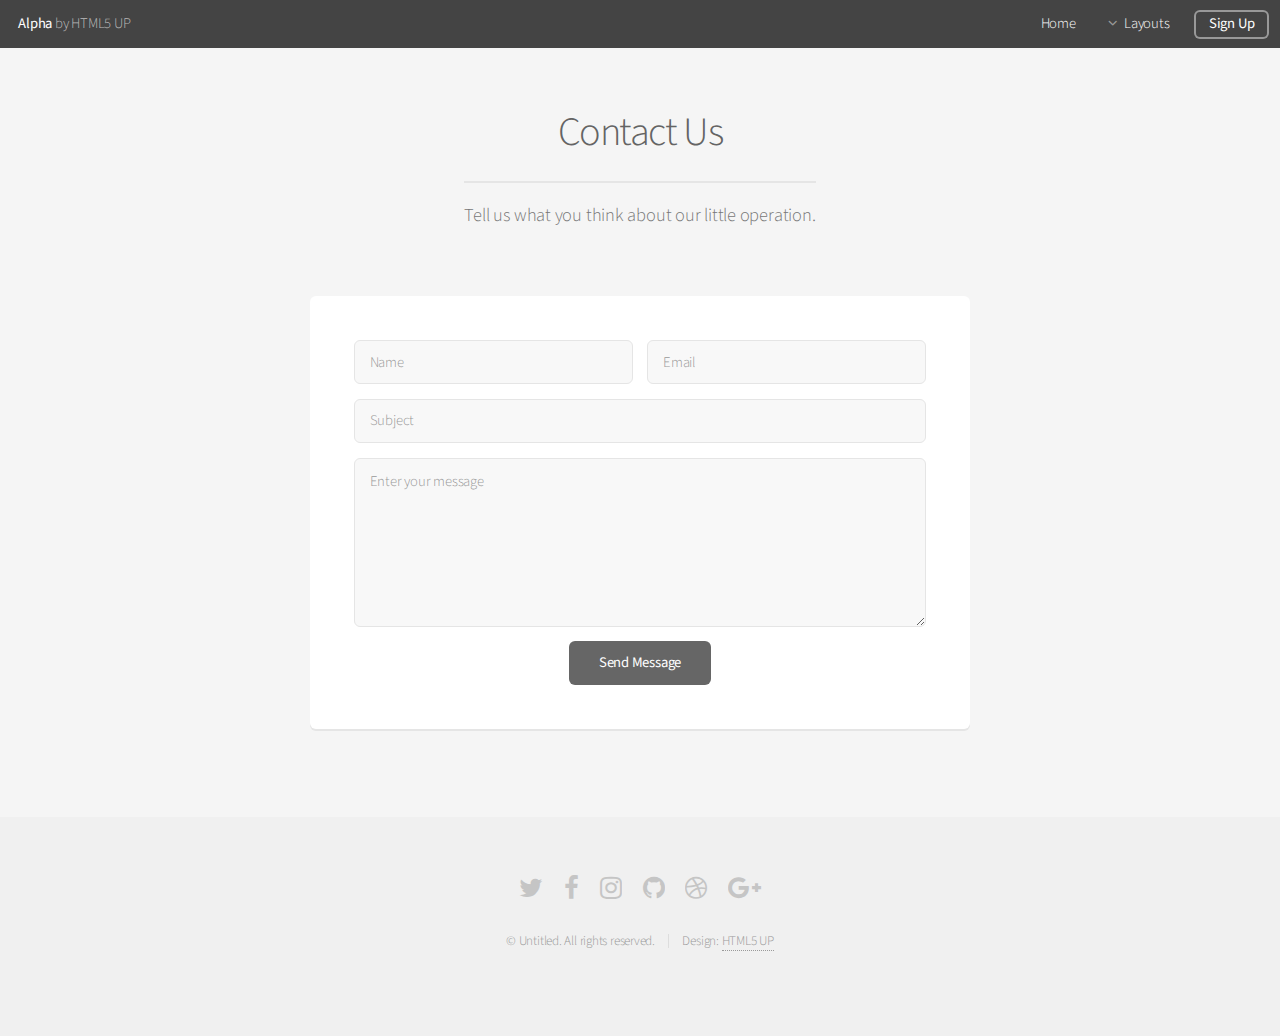
<file: contact.html>
<!DOCTYPE HTML>
<!--
	Alpha by HTML5 UP
	html5up.net | @ajlkn
	Free for personal and commercial use under the CCA 3.0 license (html5up.net/license)
-->
<html>
	<head>
		<title>Contact - Alpha by HTML5 UP</title>
		<meta charset="utf-8" />
		<meta name="viewport" content="width=device-width, initial-scale=1, user-scalable=no" />
		<link rel="stylesheet" href="assets/css/main.css" />
	</head>
	<body class="is-preload">
		<div id="page-wrapper">

			<!-- Header -->
				<header id="header">
					<h1><a href="index.html">Alpha</a> by HTML5 UP</h1>
					<nav id="nav">
						<ul>
							<li><a href="index.html">Home</a></li>
							<li>
								<a href="#" class="icon fa-angle-down">Layouts</a>
								<ul>
									<li><a href="generic.html">Generic</a></li>
									<li><a href="contact.html">Contact</a></li>
									<li><a href="elements.html">Elements</a></li>
									<li>
										<a href="#">Submenu</a>
										<ul>
											<li><a href="#">Option One</a></li>
											<li><a href="#">Option Two</a></li>
											<li><a href="#">Option Three</a></li>
											<li><a href="#">Option Four</a></li>
										</ul>
									</li>
								</ul>
							</li>
							<li><a href="#" class="button">Sign Up</a></li>
						</ul>
					</nav>
				</header>

			<!-- Main -->
				<section id="main" class="container medium">
					<header>
						<h2>Contact Us</h2>
						<p>Tell us what you think about our little operation.</p>
					</header>
					<div class="box">
						<form method="post" action="#">
							<div class="row gtr-50 gtr-uniform">
								<div class="col-6 col-12-mobilep">
									<input type="text" name="name" id="name" value="" placeholder="Name" />
								</div>
								<div class="col-6 col-12-mobilep">
									<input type="email" name="email" id="email" value="" placeholder="Email" />
								</div>
								<div class="col-12">
									<input type="text" name="subject" id="subject" value="" placeholder="Subject" />
								</div>
								<div class="col-12">
									<textarea name="message" id="message" placeholder="Enter your message" rows="6"></textarea>
								</div>
								<div class="col-12">
									<ul class="actions special">
										<li><input type="submit" value="Send Message" /></li>
									</ul>
								</div>
							</div>
						</form>
					</div>
				</section>

			<!-- Footer -->
				<footer id="footer">
					<ul class="icons">
						<li><a href="#" class="icon fa-twitter"><span class="label">Twitter</span></a></li>
						<li><a href="#" class="icon fa-facebook"><span class="label">Facebook</span></a></li>
						<li><a href="#" class="icon fa-instagram"><span class="label">Instagram</span></a></li>
						<li><a href="#" class="icon fa-github"><span class="label">Github</span></a></li>
						<li><a href="#" class="icon fa-dribbble"><span class="label">Dribbble</span></a></li>
						<li><a href="#" class="icon fa-google-plus"><span class="label">Google+</span></a></li>
					</ul>
					<ul class="copyright">
						<li>&copy; Untitled. All rights reserved.</li><li>Design: <a href="http://html5up.net">HTML5 UP</a></li>
					</ul>
				</footer>

		</div>

		<!-- Scripts -->
			<script src="assets/js/jquery.min.js"></script>
			<script src="assets/js/jquery.dropotron.min.js"></script>
			<script src="assets/js/jquery.scrollex.min.js"></script>
			<script src="assets/js/browser.min.js"></script>
			<script src="assets/js/breakpoints.min.js"></script>
			<script src="assets/js/util.js"></script>
			<script src="assets/js/main.js"></script>

	</body>
</html>
</file>
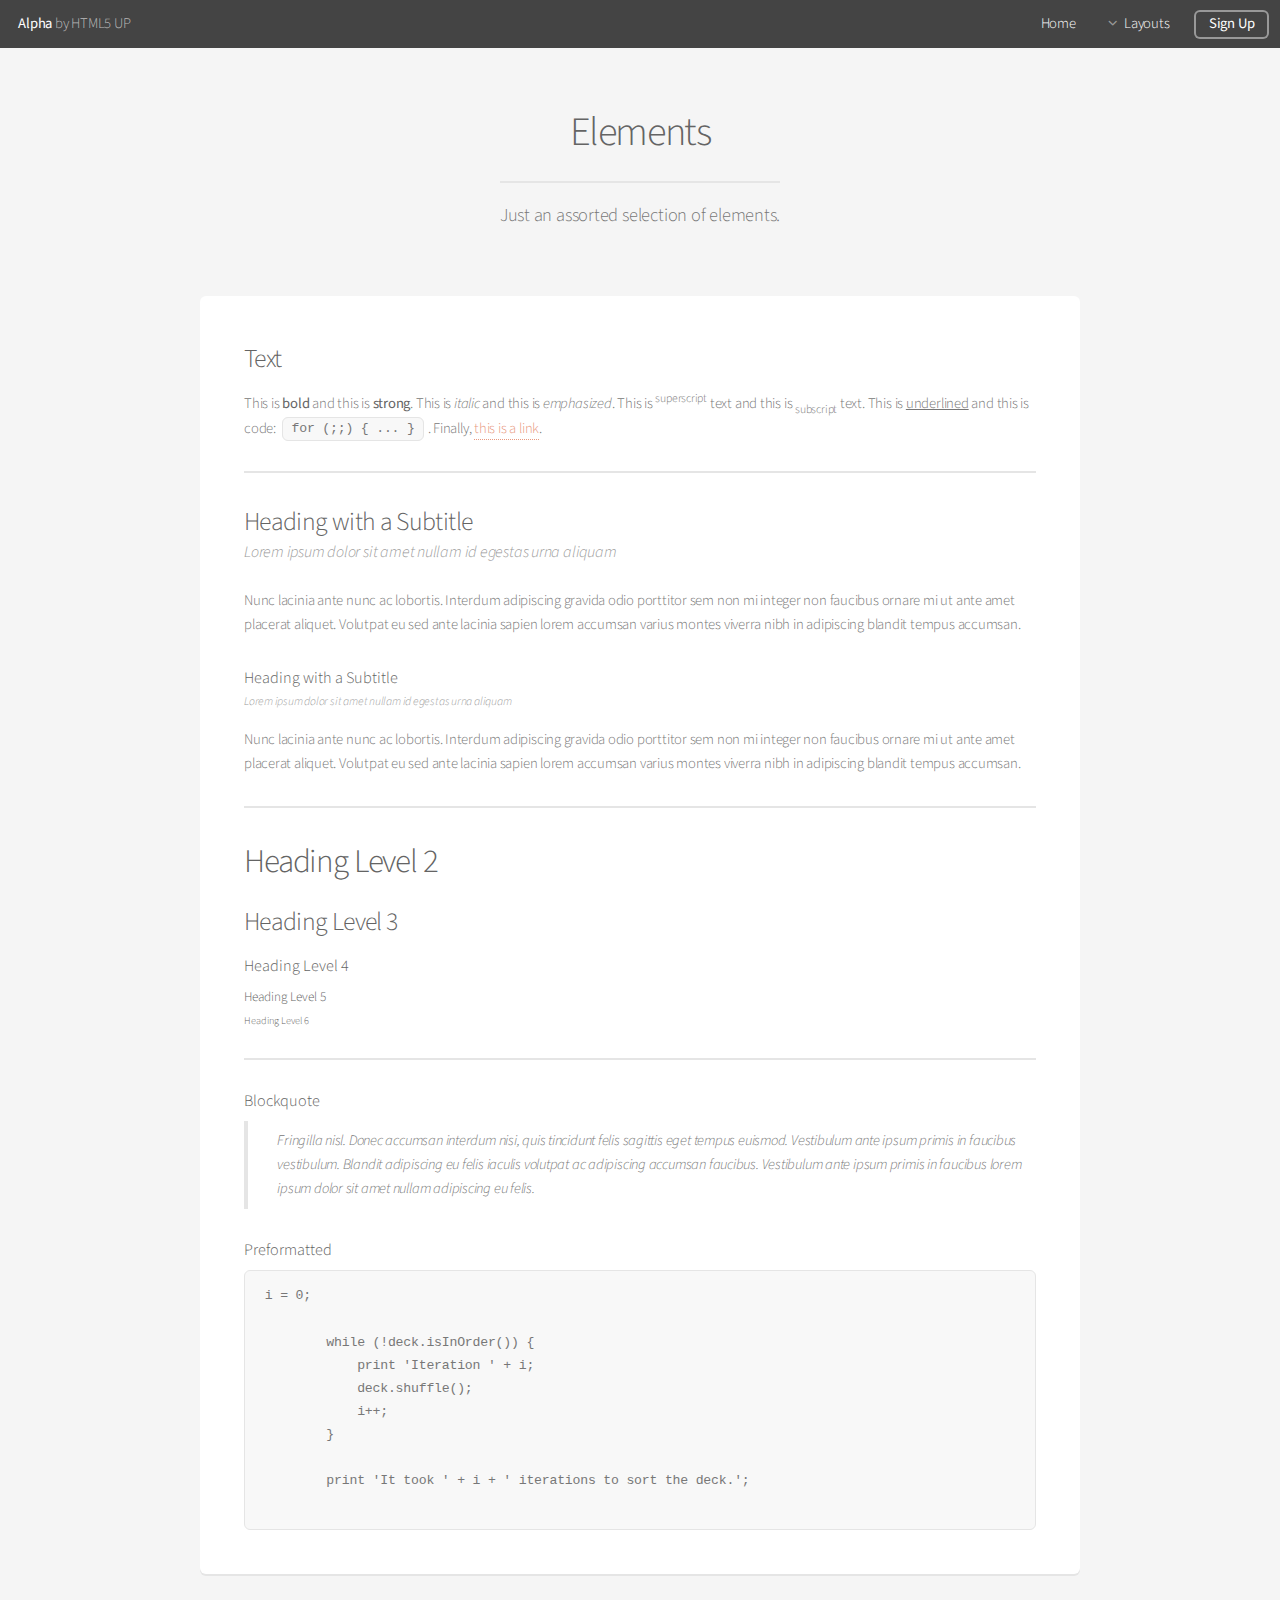
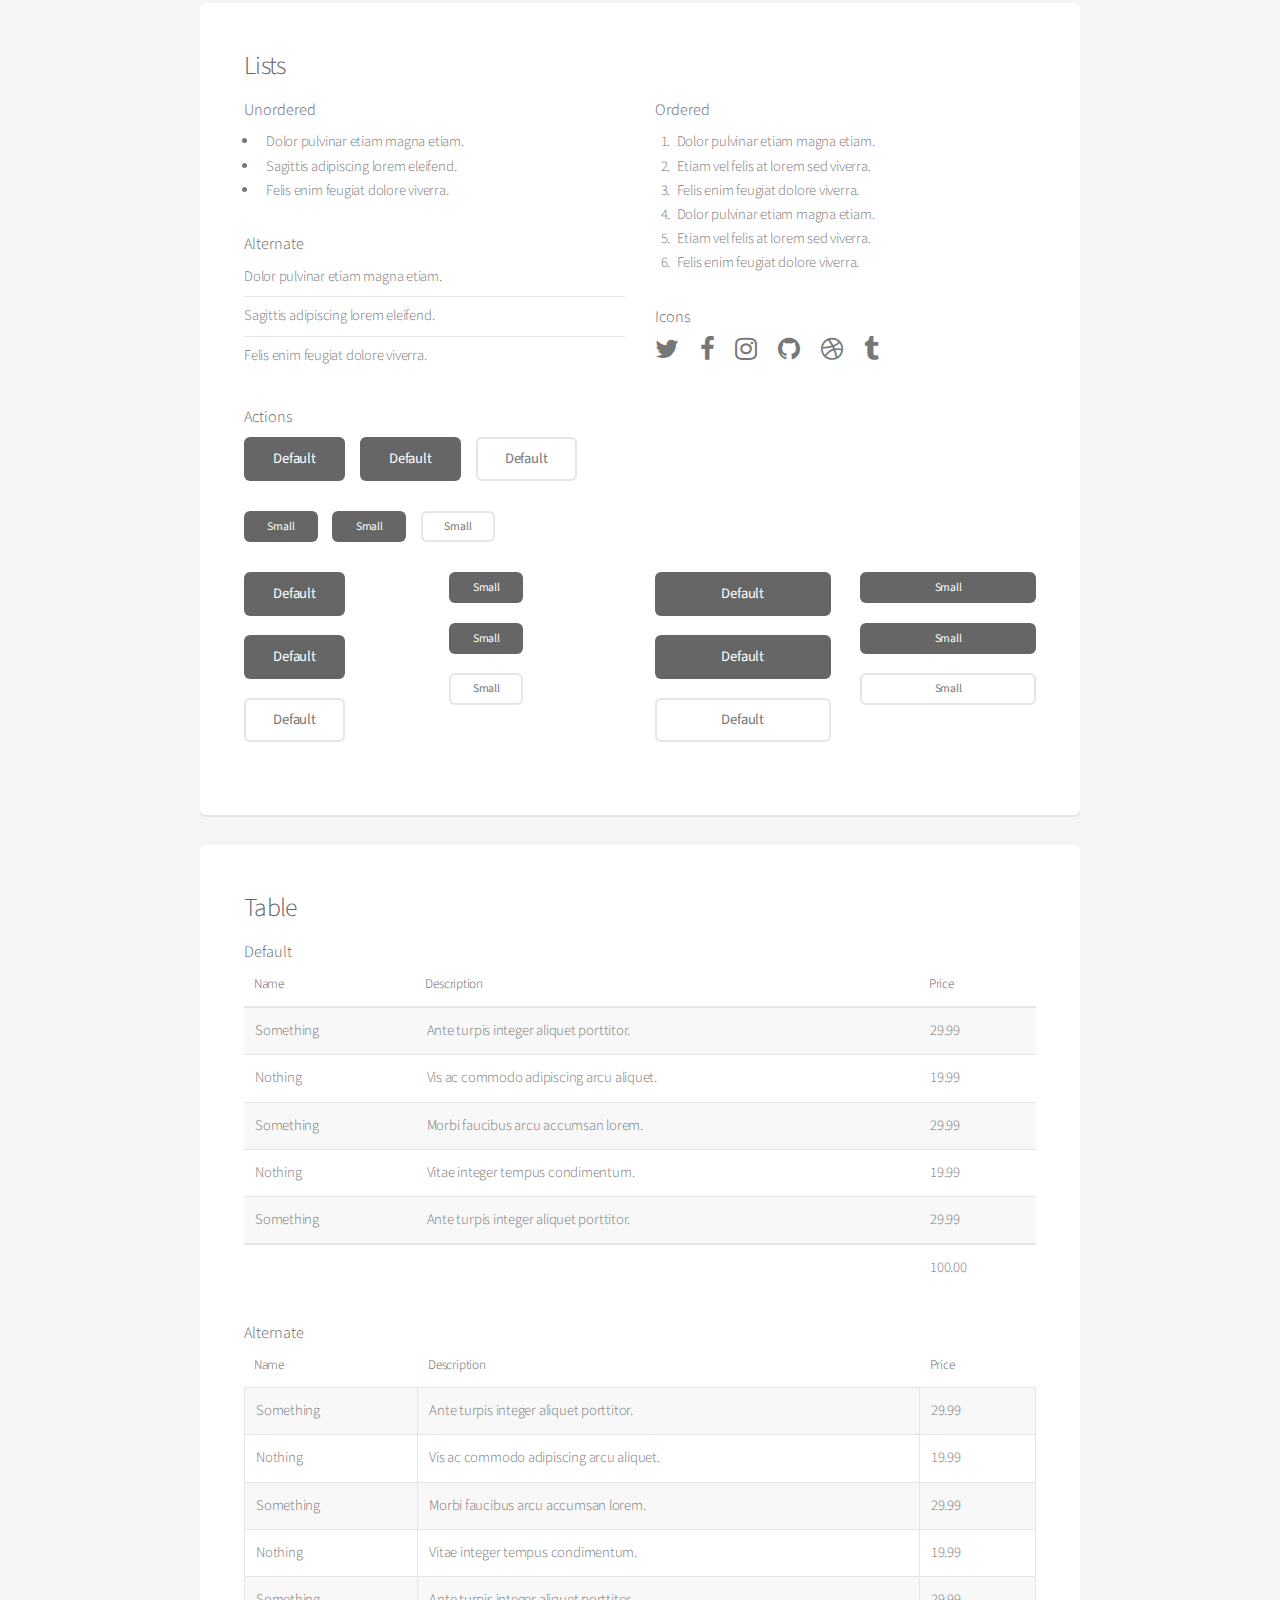
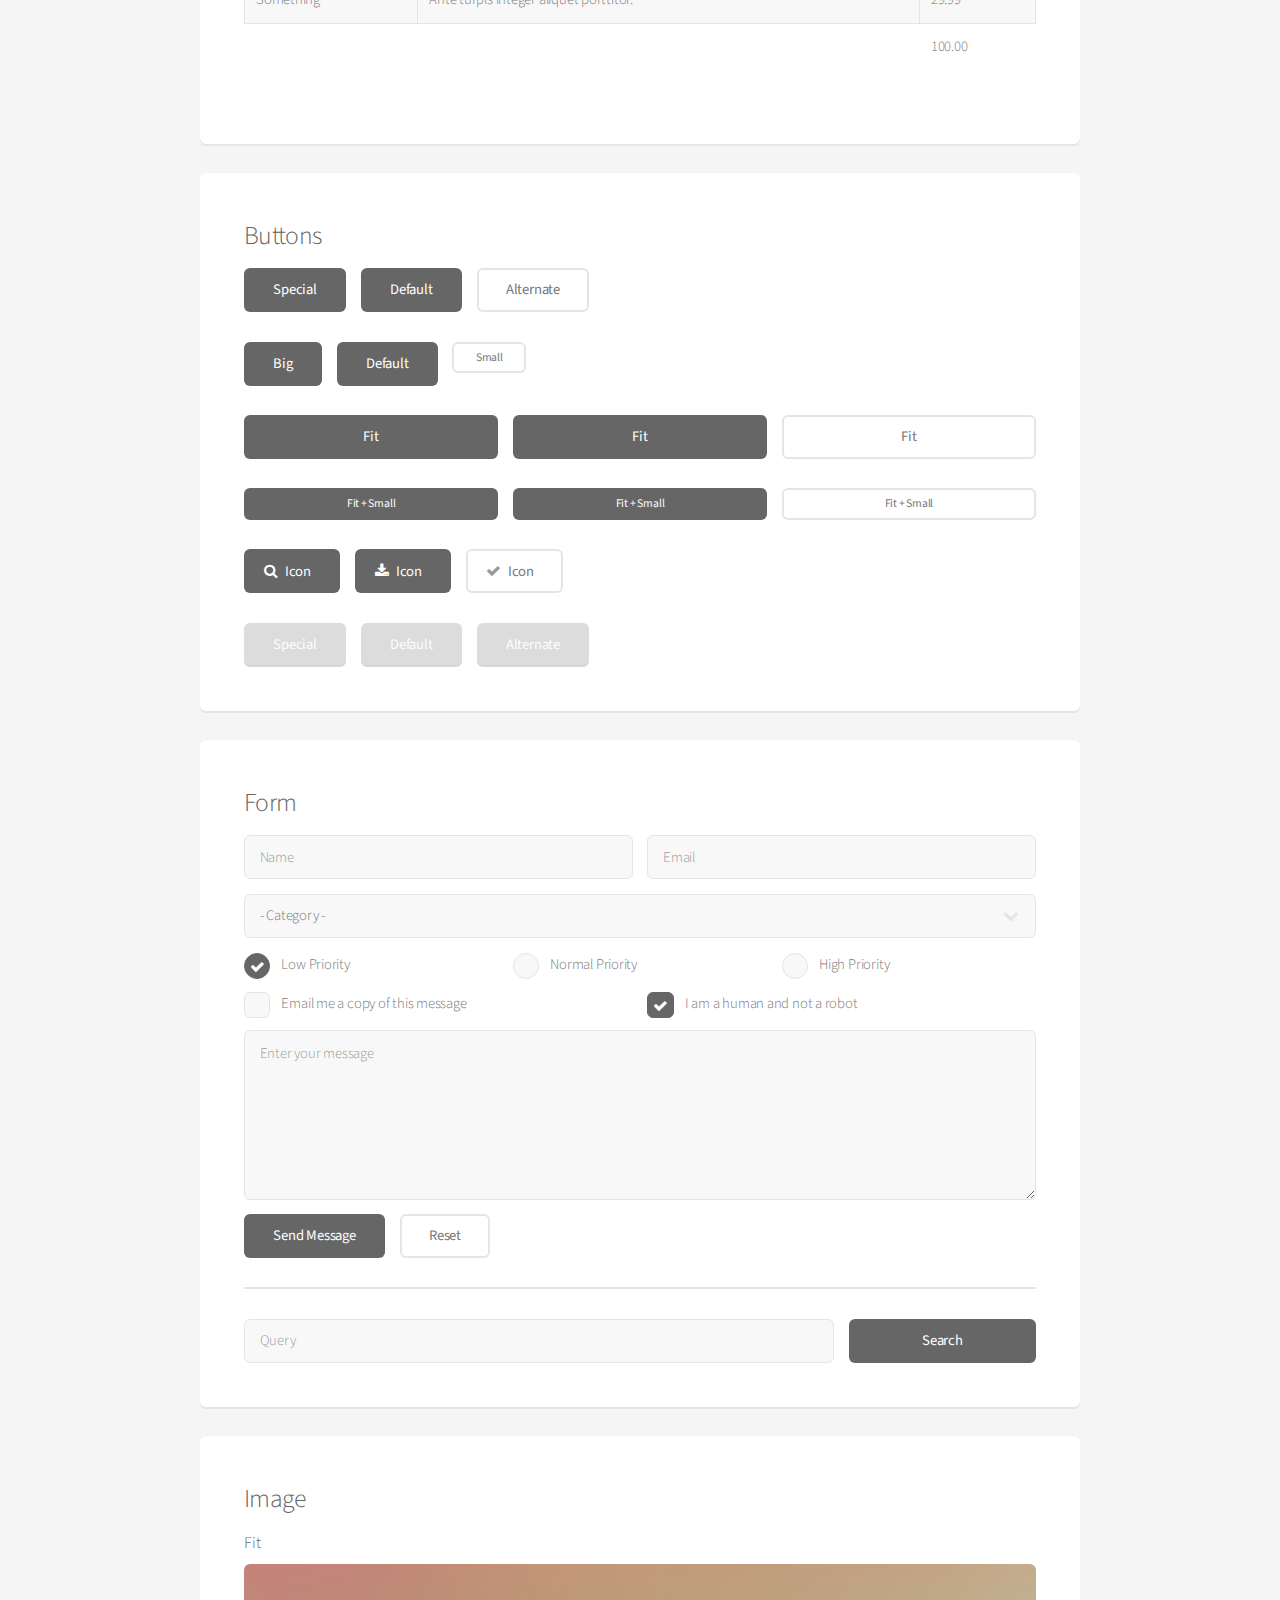
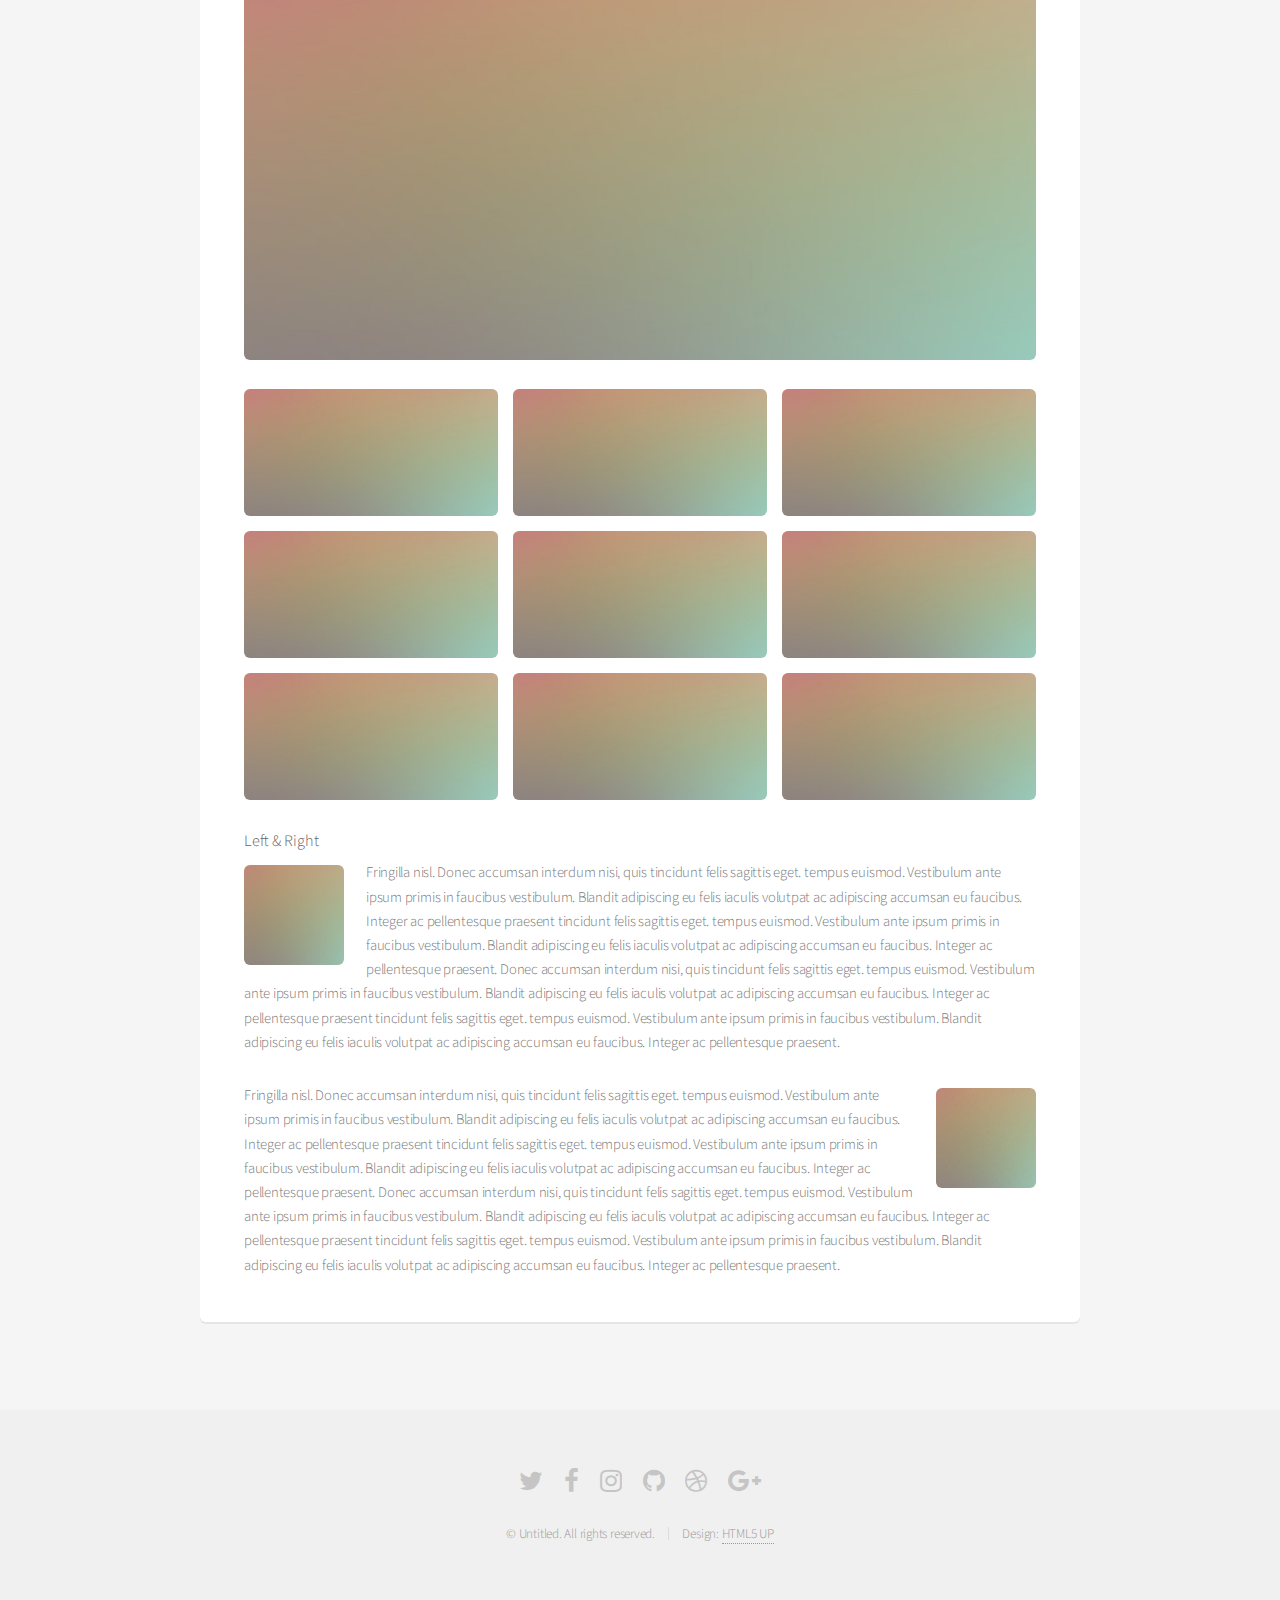
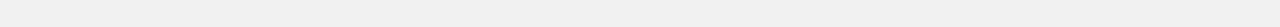
<file: elements.html>
<!DOCTYPE HTML>
<!--
	Alpha by HTML5 UP
	html5up.net | @ajlkn
	Free for personal and commercial use under the CCA 3.0 license (html5up.net/license)
-->
<html>
	<head>
		<title>Elements - Alpha by HTML5 UP</title>
		<meta charset="utf-8" />
		<meta name="viewport" content="width=device-width, initial-scale=1, user-scalable=no" />
		<link rel="stylesheet" href="assets/css/main.css" />
	</head>
	<body class="is-preload">
		<div id="page-wrapper">

			<!-- Header -->
				<header id="header">
					<h1><a href="index.html">Alpha</a> by HTML5 UP</h1>
					<nav id="nav">
						<ul>
							<li><a href="index.html">Home</a></li>
							<li>
								<a href="#" class="icon fa-angle-down">Layouts</a>
								<ul>
									<li><a href="generic.html">Generic</a></li>
									<li><a href="contact.html">Contact</a></li>
									<li><a href="elements.html">Elements</a></li>
									<li>
										<a href="#">Submenu</a>
										<ul>
											<li><a href="#">Option One</a></li>
											<li><a href="#">Option Two</a></li>
											<li><a href="#">Option Three</a></li>
											<li><a href="#">Option Four</a></li>
										</ul>
									</li>
								</ul>
							</li>
							<li><a href="#" class="button">Sign Up</a></li>
						</ul>
					</nav>
				</header>

			<!-- Main -->
				<section id="main" class="container">
					<header>
						<h2>Elements</h2>
						<p>Just an assorted selection of elements.</p>
					</header>
					<div class="row">
						<div class="col-12">

							<!-- Text -->
								<section class="box">
									<h3>Text</h3>
									<p>This is <b>bold</b> and this is <strong>strong</strong>. This is <i>italic</i> and this is <em>emphasized</em>.
									This is <sup>superscript</sup> text and this is <sub>subscript</sub> text.
									This is <u>underlined</u> and this is code: <code>for (;;) { ... }</code>. Finally, <a href="#">this is a link</a>.</p>

									<hr />

									<header>
										<h3>Heading with a Subtitle</h3>
										<p>Lorem ipsum dolor sit amet nullam id egestas urna aliquam</p>
									</header>
									<p>Nunc lacinia ante nunc ac lobortis. Interdum adipiscing gravida odio porttitor sem non mi integer non faucibus ornare mi ut ante amet placerat aliquet. Volutpat eu sed ante lacinia sapien lorem accumsan varius montes viverra nibh in adipiscing blandit tempus accumsan.</p>
									<header>
										<h4>Heading with a Subtitle</h4>
										<p>Lorem ipsum dolor sit amet nullam id egestas urna aliquam</p>
									</header>
									<p>Nunc lacinia ante nunc ac lobortis. Interdum adipiscing gravida odio porttitor sem non mi integer non faucibus ornare mi ut ante amet placerat aliquet. Volutpat eu sed ante lacinia sapien lorem accumsan varius montes viverra nibh in adipiscing blandit tempus accumsan.</p>

									<hr />

									<h2>Heading Level 2</h2>
									<h3>Heading Level 3</h3>
									<h4>Heading Level 4</h4>
									<h5>Heading Level 5</h5>
									<h6>Heading Level 6</h6>

									<hr />

									<h4>Blockquote</h4>
									<blockquote>Fringilla nisl. Donec accumsan interdum nisi, quis tincidunt felis sagittis eget tempus euismod. Vestibulum ante ipsum primis in faucibus vestibulum. Blandit adipiscing eu felis iaculis volutpat ac adipiscing accumsan faucibus. Vestibulum ante ipsum primis in faucibus lorem ipsum dolor sit amet nullam adipiscing eu felis.</blockquote>

									<h4>Preformatted</h4>
									<pre>i = 0;

	while (!deck.isInOrder()) {
	    print 'Iteration ' + i;
	    deck.shuffle();
	    i++;
	}

	print 'It took ' + i + ' iterations to sort the deck.';
	</pre>
								</section>

						</div>
					</div>
					<div class="row">
						<div class="col-12">

							<!-- Lists -->
								<section class="box">
									<h3>Lists</h3>
									<div class="row">
										<div class="col-6 col-12-mobilep">

											<h4>Unordered</h4>
											<ul>
												<li>Dolor pulvinar etiam magna etiam.</li>
												<li>Sagittis adipiscing lorem eleifend.</li>
												<li>Felis enim feugiat dolore viverra.</li>
											</ul>

											<h4>Alternate</h4>
											<ul class="alt">
												<li>Dolor pulvinar etiam magna etiam.</li>
												<li>Sagittis adipiscing lorem eleifend.</li>
												<li>Felis enim feugiat dolore viverra.</li>
											</ul>

										</div>
										<div class="col-6 col-12-mobilep">

											<h4>Ordered</h4>
											<ol>
												<li>Dolor pulvinar etiam magna etiam.</li>
												<li>Etiam vel felis at lorem sed viverra.</li>
												<li>Felis enim feugiat dolore viverra.</li>
												<li>Dolor pulvinar etiam magna etiam.</li>
												<li>Etiam vel felis at lorem sed viverra.</li>
												<li>Felis enim feugiat dolore viverra.</li>
											</ol>

											<h4>Icons</h4>
											<ul class="icons">
												<li><a href="#" class="icon fa-twitter"><span class="label">Twitter</span></a></li>
												<li><a href="#" class="icon fa-facebook"><span class="label">Facebook</span></a></li>
												<li><a href="#" class="icon fa-instagram"><span class="label">Instagram</span></a></li>
												<li><a href="#" class="icon fa-github"><span class="label">Github</span></a></li>
												<li><a href="#" class="icon fa-dribbble"><span class="label">Dribbble</span></a></li>
												<li><a href="#" class="icon fa-tumblr"><span class="label">Tumblr</span></a></li>
											</ul>

										</div>
									</div>

									<h4>Actions</h4>
									<ul class="actions">
										<li><a href="#" class="button special">Default</a></li>
										<li><a href="#" class="button">Default</a></li>
										<li><a href="#" class="button alt">Default</a></li>
									</ul>
									<ul class="actions small">
										<li><a href="#" class="button special small">Small</a></li>
										<li><a href="#" class="button small">Small</a></li>
										<li><a href="#" class="button alt small">Small</a></li>
									</ul>
									<div class="row">
										<div class="col-3 col-6-narrower col-12-mobilep">
											<ul class="actions stacked">
												<li><a href="#" class="button special">Default</a></li>
												<li><a href="#" class="button">Default</a></li>
												<li><a href="#" class="button alt">Default</a></li>
											</ul>
										</div>
										<div class="col-3 col-6-narrower col-12-mobilep">
											<ul class="actions stacked">
												<li><a href="#" class="button special small">Small</a></li>
												<li><a href="#" class="button small">Small</a></li>
												<li><a href="#" class="button alt small">Small</a></li>
											</ul>
										</div>
										<div class="col-3 col-6-narrower col-12-mobilep">
											<ul class="actions stacked">
												<li><a href="#" class="button special fit">Default</a></li>
												<li><a href="#" class="button fit">Default</a></li>
												<li><a href="#" class="button alt fit">Default</a></li>
											</ul>
										</div>
										<div class="col-3 col-6-narrower col-12-mobilep">
											<ul class="actions stacked">
												<li><a href="#" class="button special small fit">Small</a></li>
												<li><a href="#" class="button small fit">Small</a></li>
												<li><a href="#" class="button alt small fit">Small</a></li>
											</ul>
										</div>
									</div>
								</section>

						</div>
					</div>
					<div class="row">
						<div class="col-12">

							<!-- Table -->
								<section class="box">
									<h3>Table</h3>

									<h4>Default</h4>
									<div class="table-wrapper">
										<table>
											<thead>
												<tr>
													<th>Name</th>
													<th>Description</th>
													<th>Price</th>
												</tr>
											</thead>
											<tbody>
												<tr>
													<td>Something</td>
													<td>Ante turpis integer aliquet porttitor.</td>
													<td>29.99</td>
												</tr>
												<tr>
													<td>Nothing</td>
													<td>Vis ac commodo adipiscing arcu aliquet.</td>
													<td>19.99</td>
												</tr>
												<tr>
													<td>Something</td>
													<td> Morbi faucibus arcu accumsan lorem.</td>
													<td>29.99</td>
												</tr>
												<tr>
													<td>Nothing</td>
													<td>Vitae integer tempus condimentum.</td>
													<td>19.99</td>
												</tr>
												<tr>
													<td>Something</td>
													<td>Ante turpis integer aliquet porttitor.</td>
													<td>29.99</td>
												</tr>
											</tbody>
											<tfoot>
												<tr>
													<td colspan="2"></td>
													<td>100.00</td>
												</tr>
											</tfoot>
										</table>
									</div>

									<h4>Alternate</h4>
									<div class="table-wrapper">
										<table class="alt">
											<thead>
												<tr>
													<th>Name</th>
													<th>Description</th>
													<th>Price</th>
												</tr>
											</thead>
											<tbody>
												<tr>
													<td>Something</td>
													<td>Ante turpis integer aliquet porttitor.</td>
													<td>29.99</td>
												</tr>
												<tr>
													<td>Nothing</td>
													<td>Vis ac commodo adipiscing arcu aliquet.</td>
													<td>19.99</td>
												</tr>
												<tr>
													<td>Something</td>
													<td> Morbi faucibus arcu accumsan lorem.</td>
													<td>29.99</td>
												</tr>
												<tr>
													<td>Nothing</td>
													<td>Vitae integer tempus condimentum.</td>
													<td>19.99</td>
												</tr>
												<tr>
													<td>Something</td>
													<td>Ante turpis integer aliquet porttitor.</td>
													<td>29.99</td>
												</tr>
											</tbody>
											<tfoot>
												<tr>
													<td colspan="2"></td>
													<td>100.00</td>
												</tr>
											</tfoot>
										</table>
									</div>
								</section>

						</div>
					</div>
					<div class="row">
						<div class="col-12">

							<!-- Buttons -->
								<section class="box">
									<h3>Buttons</h3>
									<ul class="actions">
										<li><a href="#" class="button special">Special</a></li>
										<li><a href="#" class="button">Default</a></li>
										<li><a href="#" class="button alt">Alternate</a></li>
									</ul>
									<ul class="actions">
										<li><a href="#" class="button special big">Big</a></li>
										<li><a href="#" class="button">Default</a></li>
										<li><a href="#" class="button alt small">Small</a></li>
									</ul>
									<ul class="actions fit">
										<li><a href="#" class="button special fit">Fit</a></li>
										<li><a href="#" class="button fit">Fit</a></li>
										<li><a href="#" class="button alt fit">Fit</a></li>
									</ul>
									<ul class="actions fit small">
										<li><a href="#" class="button special fit small">Fit + Small</a></li>
										<li><a href="#" class="button fit small">Fit + Small</a></li>
										<li><a href="#" class="button alt fit small">Fit + Small</a></li>
									</ul>
									<ul class="actions">
										<li><a href="#" class="button special icon fa-search">Icon</a></li>
										<li><a href="#" class="button icon fa-download">Icon</a></li>
										<li><a href="#" class="button alt icon fa-check">Icon</a></li>
									</ul>
									<ul class="actions">
										<li><span class="button special disabled">Special</span></li>
										<li><span class="button disabled">Default</span></li>
										<li><span class="button alt disabled">Alternate</span></li>
									</ul>
								</section>

						</div>
					</div>
					<div class="row">
						<div class="col-12">

							<!-- Form -->
								<section class="box">
									<h3>Form</h3>
									<form method="post" action="#">
										<div class="row gtr-uniform gtr-50">
											<div class="col-6 col-12-mobilep">
												<input type="text" name="name" id="name" value="" placeholder="Name" />
											</div>
											<div class="col-6 col-12-mobilep">
												<input type="email" name="email" id="email" value="" placeholder="Email" />
											</div>
											<div class="col-12">
												<select name="category" id="category">
													<option value="">- Category -</option>
													<option value="1">Manufacturing</option>
													<option value="1">Shipping</option>
													<option value="1">Administration</option>
													<option value="1">Human Resources</option>
												</select>
											</div>
											<div class="col-4 col-12-narrower">
												<input type="radio" id="priority-low" name="priority" checked>
												<label for="priority-low">Low Priority</label>
											</div>
											<div class="col-4 col-12-narrower">
												<input type="radio" id="priority-normal" name="priority">
												<label for="priority-normal">Normal Priority</label>
											</div>
											<div class="col-4 col-12-narrower">
												<input type="radio" id="priority-high" name="priority">
												<label for="priority-high">High Priority</label>
											</div>
											<div class="col-6 col-12-narrower">
												<input type="checkbox" id="copy" name="copy">
												<label for="copy">Email me a copy of this message</label>
											</div>
											<div class="col-6 col-12-narrower">
												<input type="checkbox" id="human" name="human" checked>
												<label for="human">I am a human and not a robot</label>
											</div>
											<div class="col-12">
												<textarea name="message" id="message" placeholder="Enter your message" rows="6"></textarea>
											</div>
											<div class="col-12">
												<ul class="actions">
													<li><input type="submit" value="Send Message" /></li>
													<li><input type="reset" value="Reset" class="alt" /></li>
												</ul>
											</div>
										</div>
									</form>

									<hr />

									<form method="post" action="#">
										<div class="row gtr-uniform gtr-50">
											<div class="col-9 col-12-mobilep">
												<input type="text" name="query" id="query" value="" placeholder="Query" />
											</div>
											<div class="col-3 col-12-mobilep">
												<input type="submit" value="Search" class="fit" />
											</div>
										</div>
									</form>
								</section>

						</div>
					</div>
					<div class="row">
						<div class="col-12">

							<!-- Image -->
								<section class="box">
									<h3>Image</h3>
									<h4>Fit</h4>
									<span class="image fit"><img src="images/pic04.jpg" alt="" /></span>
									<div class="box alt">
										<div class="row gtr-50 gtr-uniform">
											<div class="col-4"><span class="image fit"><img src="images/pic04.jpg" alt="" /></span></div>
											<div class="col-4"><span class="image fit"><img src="images/pic04.jpg" alt="" /></span></div>
											<div class="col-4"><span class="image fit"><img src="images/pic04.jpg" alt="" /></span></div>
											<div class="col-4"><span class="image fit"><img src="images/pic04.jpg" alt="" /></span></div>
											<div class="col-4"><span class="image fit"><img src="images/pic04.jpg" alt="" /></span></div>
											<div class="col-4"><span class="image fit"><img src="images/pic04.jpg" alt="" /></span></div>
											<div class="col-4"><span class="image fit"><img src="images/pic04.jpg" alt="" /></span></div>
											<div class="col-4"><span class="image fit"><img src="images/pic04.jpg" alt="" /></span></div>
											<div class="col-4"><span class="image fit"><img src="images/pic04.jpg" alt="" /></span></div>
										</div>
									</div>

									<h4>Left &amp; Right</h4>
									<p><span class="image left"><img src="images/pic05.jpg" alt="" /></span>Fringilla nisl. Donec accumsan interdum nisi, quis tincidunt felis sagittis eget. tempus euismod. Vestibulum ante ipsum primis in faucibus vestibulum. Blandit adipiscing eu felis iaculis volutpat ac adipiscing accumsan eu faucibus. Integer ac pellentesque praesent tincidunt felis sagittis eget. tempus euismod. Vestibulum ante ipsum primis in faucibus vestibulum. Blandit adipiscing eu felis iaculis volutpat ac adipiscing accumsan eu faucibus. Integer ac pellentesque praesent. Donec accumsan interdum nisi, quis tincidunt felis sagittis eget. tempus euismod. Vestibulum ante ipsum primis in faucibus vestibulum. Blandit adipiscing eu felis iaculis volutpat ac adipiscing accumsan eu faucibus. Integer ac pellentesque praesent tincidunt felis sagittis eget. tempus euismod. Vestibulum ante ipsum primis in faucibus vestibulum. Blandit adipiscing eu felis iaculis volutpat ac adipiscing accumsan eu faucibus. Integer ac pellentesque praesent.</p>
									<p><span class="image right"><img src="images/pic05.jpg" alt="" /></span>Fringilla nisl. Donec accumsan interdum nisi, quis tincidunt felis sagittis eget. tempus euismod. Vestibulum ante ipsum primis in faucibus vestibulum. Blandit adipiscing eu felis iaculis volutpat ac adipiscing accumsan eu faucibus. Integer ac pellentesque praesent tincidunt felis sagittis eget. tempus euismod. Vestibulum ante ipsum primis in faucibus vestibulum. Blandit adipiscing eu felis iaculis volutpat ac adipiscing accumsan eu faucibus. Integer ac pellentesque praesent. Donec accumsan interdum nisi, quis tincidunt felis sagittis eget. tempus euismod. Vestibulum ante ipsum primis in faucibus vestibulum. Blandit adipiscing eu felis iaculis volutpat ac adipiscing accumsan eu faucibus. Integer ac pellentesque praesent tincidunt felis sagittis eget. tempus euismod. Vestibulum ante ipsum primis in faucibus vestibulum. Blandit adipiscing eu felis iaculis volutpat ac adipiscing accumsan eu faucibus. Integer ac pellentesque praesent.</p>
								</section>

						</div>
					</div>
				</section>

			<!-- Footer -->
				<footer id="footer">
					<ul class="icons">
						<li><a href="#" class="icon fa-twitter"><span class="label">Twitter</span></a></li>
						<li><a href="#" class="icon fa-facebook"><span class="label">Facebook</span></a></li>
						<li><a href="#" class="icon fa-instagram"><span class="label">Instagram</span></a></li>
						<li><a href="#" class="icon fa-github"><span class="label">Github</span></a></li>
						<li><a href="#" class="icon fa-dribbble"><span class="label">Dribbble</span></a></li>
						<li><a href="#" class="icon fa-google-plus"><span class="label">Google+</span></a></li>
					</ul>
					<ul class="copyright">
						<li>&copy; Untitled. All rights reserved.</li><li>Design: <a href="http://html5up.net">HTML5 UP</a></li>
					</ul>
				</footer>

		</div>

		<!-- Scripts -->
			<script src="assets/js/jquery.min.js"></script>
			<script src="assets/js/jquery.dropotron.min.js"></script>
			<script src="assets/js/jquery.scrollex.min.js"></script>
			<script src="assets/js/browser.min.js"></script>
			<script src="assets/js/breakpoints.min.js"></script>
			<script src="assets/js/util.js"></script>
			<script src="assets/js/main.js"></script>

	</body>
</html>
</file>
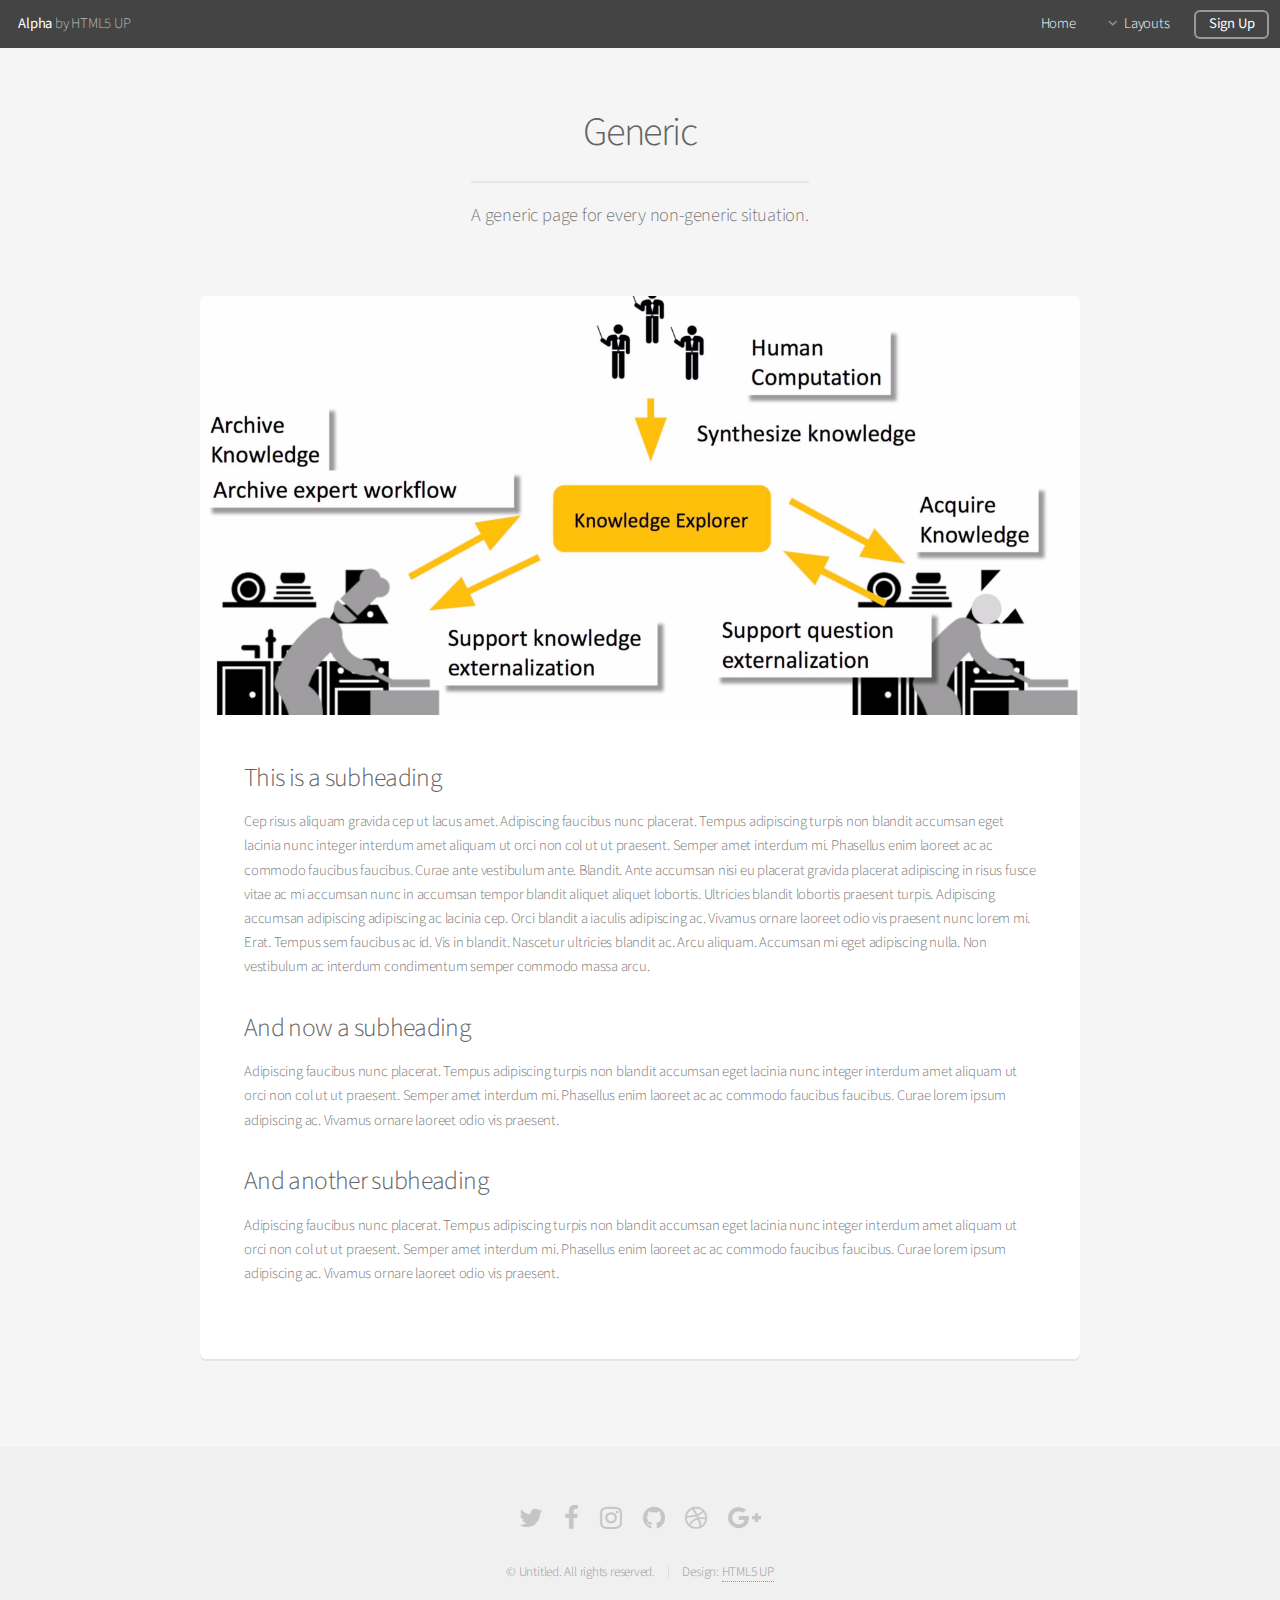
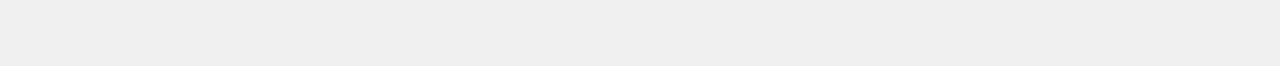
<file: generic.html>
<!DOCTYPE HTML>
<!--
	Alpha by HTML5 UP
	html5up.net | @ajlkn
	Free for personal and commercial use under the CCA 3.0 license (html5up.net/license)
-->
<html>
	<head>
		<title>Generic - Alpha by HTML5 UP</title>
		<meta charset="utf-8" />
		<meta name="viewport" content="width=device-width, initial-scale=1, user-scalable=no" />
		<link rel="stylesheet" href="assets/css/main.css" />
	</head>
	<body class="is-preload">
		<div id="page-wrapper">

			<!-- Header -->
				<header id="header">
					<h1><a href="index.html">Alpha</a> by HTML5 UP</h1>
					<nav id="nav">
						<ul>
							<li><a href="index.html">Home</a></li>
							<li>
								<a href="#" class="icon fa-angle-down">Layouts</a>
								<ul>
									<li><a href="generic.html">Generic</a></li>
									<li><a href="contact.html">Contact</a></li>
									<li><a href="elements.html">Elements</a></li>
									<li>
										<a href="#">Submenu</a>
										<ul>
											<li><a href="#">Option One</a></li>
											<li><a href="#">Option Two</a></li>
											<li><a href="#">Option Three</a></li>
											<li><a href="#">Option Four</a></li>
										</ul>
									</li>
								</ul>
							</li>
							<li><a href="#" class="button">Sign Up</a></li>
						</ul>
					</nav>
				</header>

			<!-- Main -->
				<section id="main" class="container">
					<header>
						<h2>Generic</h2>
						<p>A generic page for every non-generic situation.</p>
					</header>
					<div class="box">
						<span class="image featured"><img src="images/KEConcept.png" alt="" /></span>
						<h3>This is a subheading</h3>
						<p>Cep risus aliquam gravida cep ut lacus amet. Adipiscing faucibus nunc placerat. Tempus adipiscing turpis non blandit accumsan eget lacinia nunc integer interdum amet aliquam ut orci non col ut ut praesent. Semper amet interdum mi. Phasellus enim laoreet ac ac commodo faucibus faucibus. Curae ante vestibulum ante. Blandit. Ante accumsan nisi eu placerat gravida placerat adipiscing in risus fusce vitae ac mi accumsan nunc in accumsan tempor blandit aliquet aliquet lobortis. Ultricies blandit lobortis praesent turpis. Adipiscing accumsan adipiscing adipiscing ac lacinia cep. Orci blandit a iaculis adipiscing ac. Vivamus ornare laoreet odio vis praesent nunc lorem mi. Erat. Tempus sem faucibus ac id. Vis in blandit. Nascetur ultricies blandit ac. Arcu aliquam. Accumsan mi eget adipiscing nulla. Non vestibulum ac interdum condimentum semper commodo massa arcu.</p>
						<div class="row">
							<div class="row-6 row-12-mobilep">
								<h3>And now a subheading</h3>
								<p>Adipiscing faucibus nunc placerat. Tempus adipiscing turpis non blandit accumsan eget lacinia nunc integer interdum amet aliquam ut orci non col ut ut praesent. Semper amet interdum mi. Phasellus enim laoreet ac ac commodo faucibus faucibus. Curae lorem ipsum adipiscing ac. Vivamus ornare laoreet odio vis praesent.</p>
							</div>
							<div class="row-6 row-12-mobilep">
								<h3>And another subheading</h3>
								<p>Adipiscing faucibus nunc placerat. Tempus adipiscing turpis non blandit accumsan eget lacinia nunc integer interdum amet aliquam ut orci non col ut ut praesent. Semper amet interdum mi. Phasellus enim laoreet ac ac commodo faucibus faucibus. Curae lorem ipsum adipiscing ac. Vivamus ornare laoreet odio vis praesent.</p>
							</div>
						</div>
					</div>
				</section>

			<!-- Footer -->
				<footer id="footer">
					<ul class="icons">
						<li><a href="#" class="icon fa-twitter"><span class="label">Twitter</span></a></li>
						<li><a href="#" class="icon fa-facebook"><span class="label">Facebook</span></a></li>
						<li><a href="#" class="icon fa-instagram"><span class="label">Instagram</span></a></li>
						<li><a href="#" class="icon fa-github"><span class="label">Github</span></a></li>
						<li><a href="#" class="icon fa-dribbble"><span class="label">Dribbble</span></a></li>
						<li><a href="#" class="icon fa-google-plus"><span class="label">Google+</span></a></li>
					</ul>
					<ul class="copyright">
						<li>&copy; Untitled. All rights reserved.</li><li>Design: <a href="http://html5up.net">HTML5 UP</a></li>
					</ul>
				</footer>

		</div>

		<!-- Scripts -->
			<script src="assets/js/jquery.min.js"></script>
			<script src="assets/js/jquery.dropotron.min.js"></script>
			<script src="assets/js/jquery.scrollex.min.js"></script>
			<script src="assets/js/browser.min.js"></script>
			<script src="assets/js/breakpoints.min.js"></script>
			<script src="assets/js/util.js"></script>
			<script src="assets/js/main.js"></script>

	</body>
</html>
</file>
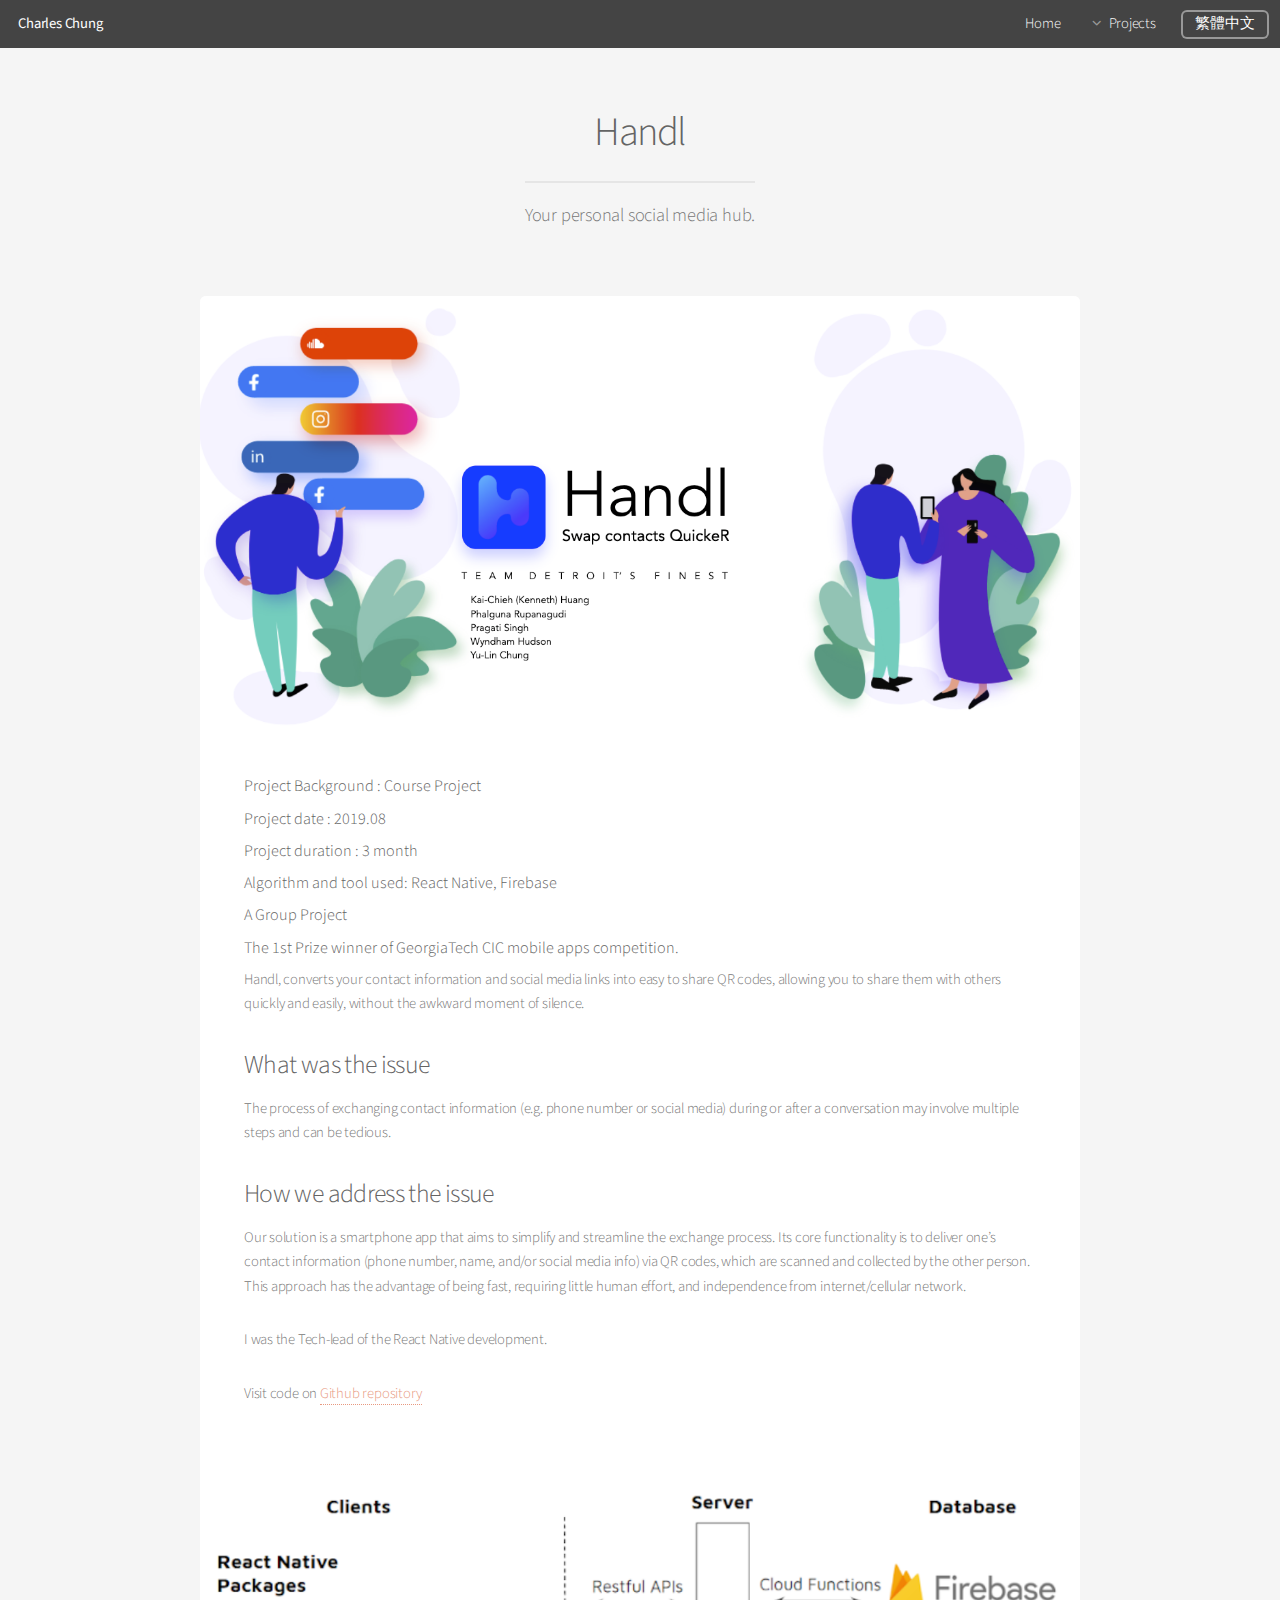
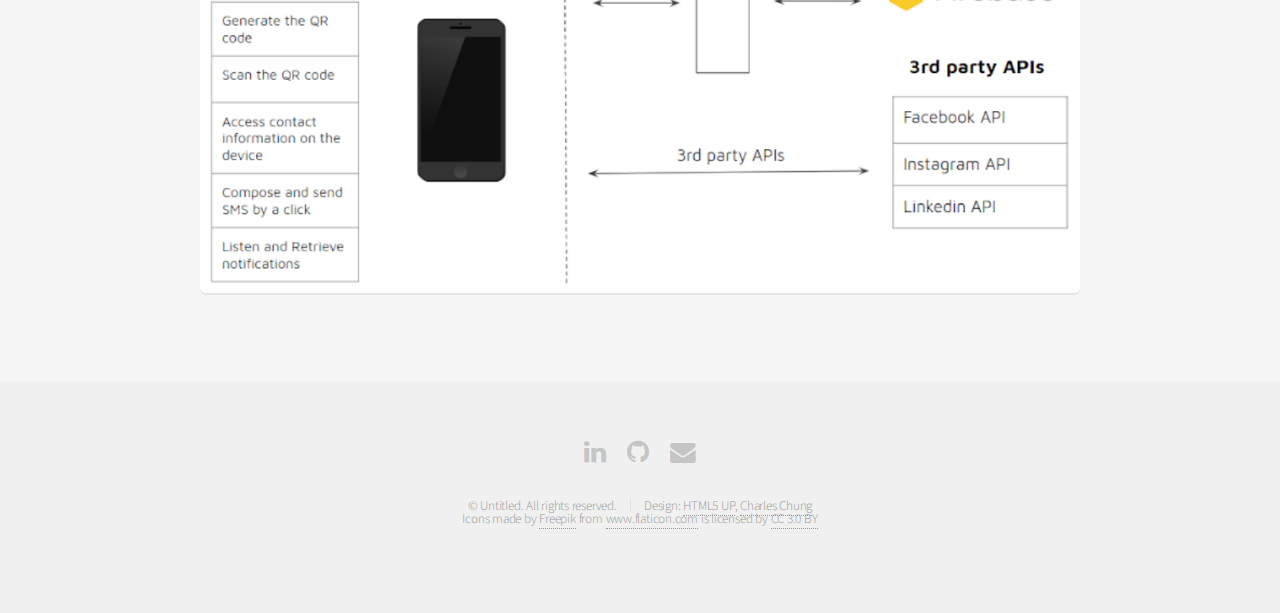
<file: Handl.html>
<!DOCTYPE HTML>
<!--
	Alpha by HTML5 UP
	html5up.net | @ajlkn
	Free for personal and commercial use under the CCA 3.0 license (html5up.net/license)
-->
<html>
	<head>
		<title>Handl - Charles Chung</title>
		<meta charset="utf-8" />
		<meta name="viewport" content="width=device-width, initial-scale=1, user-scalable=no" />
		<link rel="stylesheet" href="assets/css/main.css" />
	</head>
	<body class="is-preload">
		<div id="page-wrapper">

			<!-- Header -->
				<header id="header">
					<h1><a href="index.html">Charles Chung</a></h1>
					<nav id="nav">
						<ul>
							<li><a href="index.html">Home</a></li>
							<li>
								<a href="#" class="icon fa-angle-down">Projects</a>
								<ul>
									<li><a href="ARNavigation.html">AR Navigation</a></li>
									<li><a href="WhoMatters.html">Who Matters</a></li>
									<li><a href="VUI.html">Charles Bot</a></li>
									<li><a href="HopeEnglish.html">Usability Evaluation</a></li>
									<li><a href="KE.html">Knowledge Explorer</a></li>
									<li><a href="Meteore.html">Météore</a></li>
								</ul>
							</li>
							<li><a href="#" class="button">繁體中文</a></li>
						</ul>
					</nav>
				</header>

			<!-- Main -->
				<section id="main" class="container">
					<header>
						<h2>Handl</h2>
						<p>Your personal social media hub.</p>
					</header>
					<div class="box">
						<span class="image featured"><img src="images/HandlCover.png" alt="" /></span>
						<h4>Project Background : Course Project</h4>
						<h4>Project date : 2019.08</h4>
						<h4>Project duration : 3 month</h4>
						<h4>Algorithm and tool used: React Native, Firebase</h4>
						<h4>A Group Project</h4>
						<h4>The 1st Prize winner of GeorgiaTech CIC mobile apps competition.</h4>
						<div class="row">
							<div class="row-6 row-12-mobilep">
								<p>Handl, converts your contact information and social media links into easy to share QR codes, allowing you to share them with others quickly and easily, without the awkward moment of silence.
								</p>
							</div>
						</div>
						<div class="row">
							<div class="row-6 row-12-mobilep">
								<h3>What was the issue</h3>
								<p>The process of exchanging contact information (e.g. phone number or social media) during or after a conversation may involve multiple steps and can be tedious.</p>
							</div>
							<div class="row-6 row-12-mobilep">
								<h3>How we address the issue</h3>
								<p>Our solution is a smartphone app that aims to simplify and streamline the exchange process. Its core functionality is to deliver one’s contact information (phone number, name, and/or social media info) via QR codes, which are scanned and collected by the other person. This approach has the advantage of being fast, requiring little human effort, and independence from internet/cellular network. 
								</p>
							</div>
							<div class="row-6 row-12-mobilep">
								<p>I was the Tech-lead of the React Native development.</p>
								<p>Visit code on <a href="https://github.com/KaiChieh-Kenneth-Huang/Handl">Github repository</a></p>
							</div>
						</div>
						<span class="image featured"><img src="images/HandlArchitecture.png" alt="" /></span>
					</div>
				</section>

			<!-- Footer -->
				<footer id="footer">
					<ul class="icons">
						<li><a href="https://www.linkedin.com/in/%E7%A5%90%E9%9C%96-%E9%8D%BE-5bb7b6164/?locale=en_US" class="icon fa-linkedin"><span class="label">Linkedin</span></a></li>
						<li><a href="https://github.com/thatcharles" class="icon fa-github"><span class="label">Github</span></a></li>
						<li><a href="mailto: that_charles@gapp.nthu.edu.tw" class="icon fa-envelope "><span class="label">Gmail</span></a></li>
					</ul>
					<ul class="copyright">
						<li>&copy; Untitled. All rights reserved.</li><li>Design: <a href="http://html5up.net">HTML5 UP</a>, <a href="#">Charles Chung</a></li><div>Icons made by <a href="https://www.freepik.com/" title="Freepik">Freepik</a> from <a href="https://www.flaticon.com/" 			    title="Flaticon">www.flaticon.com</a> is licensed by <a href="http://creativecommons.org/licenses/by/3.0/" 			    title="Creative Commons BY 3.0" target="_blank">CC 3.0 BY</a></div>
					</ul>
				</footer>

		</div>

		<!-- Scripts -->
			<script src="assets/js/jquery.min.js"></script>
			<script src="assets/js/jquery.dropotron.min.js"></script>
			<script src="assets/js/jquery.scrollex.min.js"></script>
			<script src="assets/js/browser.min.js"></script>
			<script src="assets/js/breakpoints.min.js"></script>
			<script src="assets/js/util.js"></script>
			<script src="assets/js/main.js"></script>

	</body>
</html>
</file>
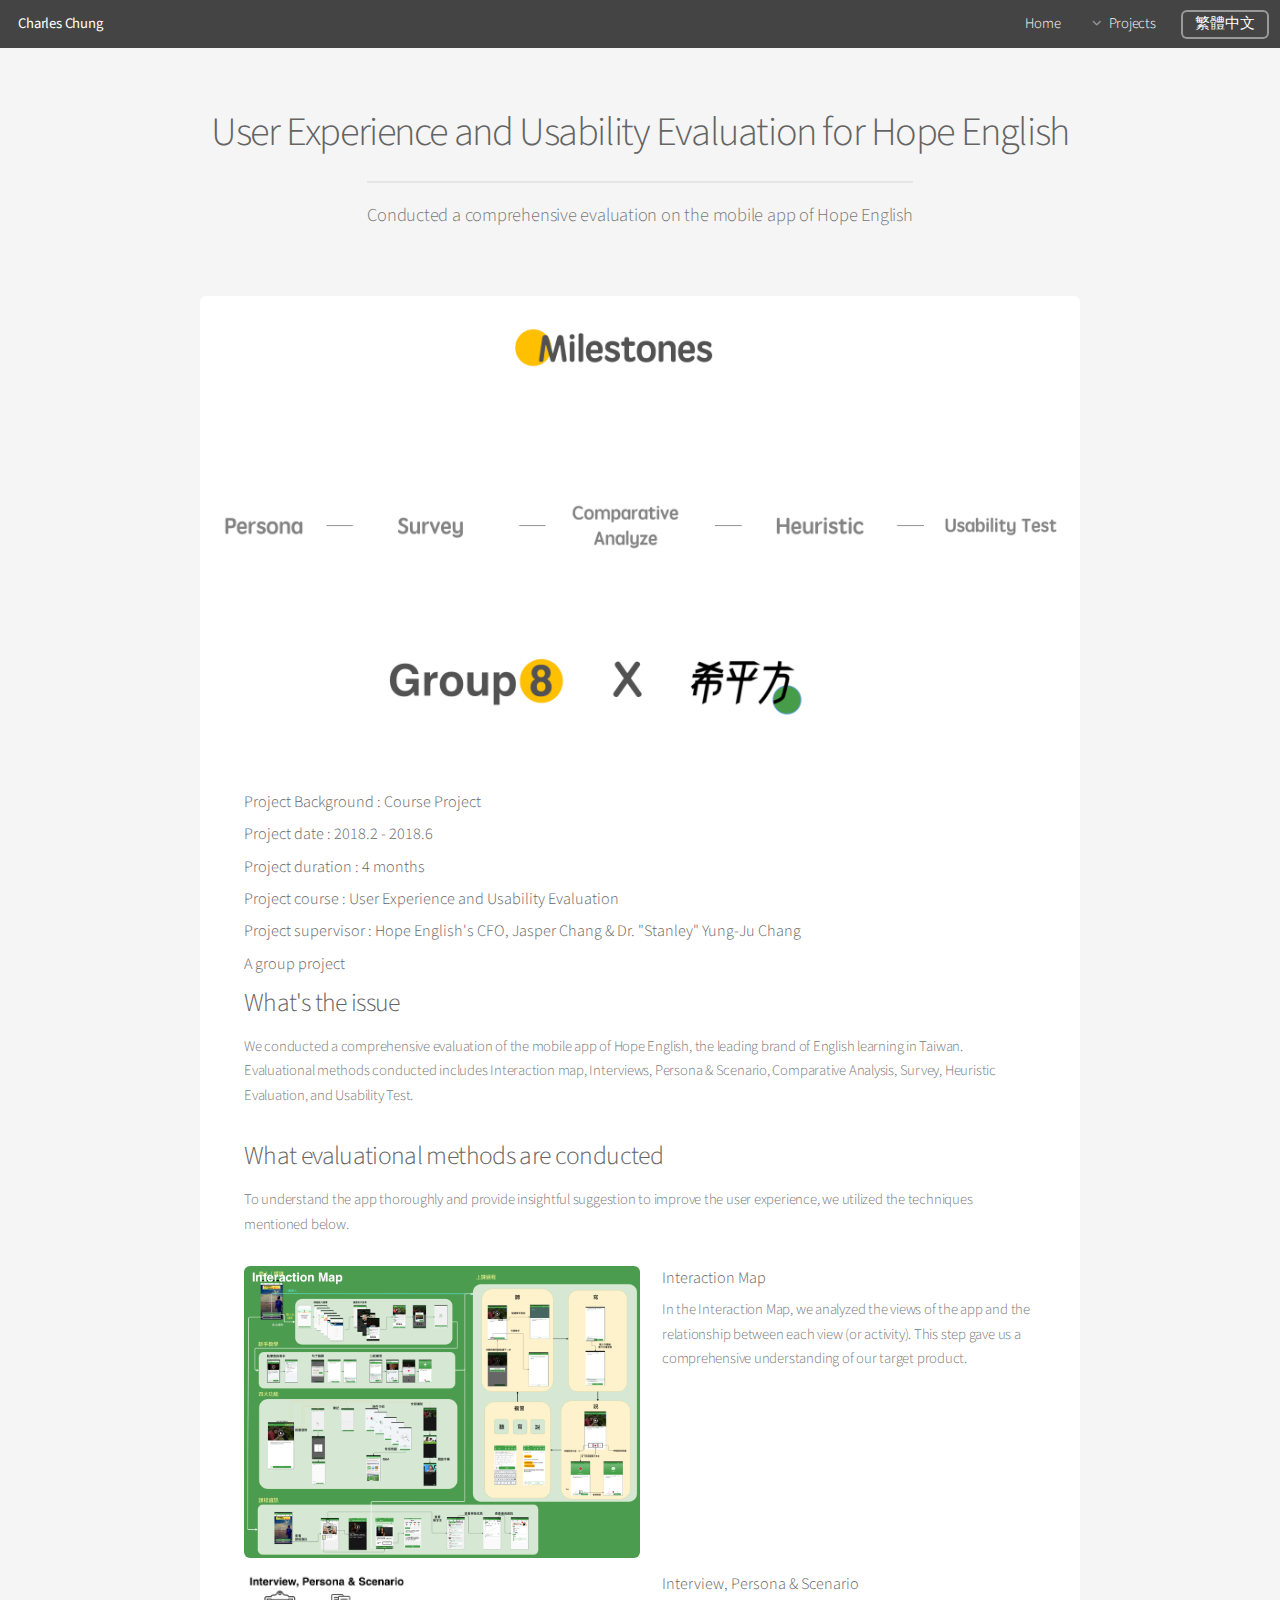
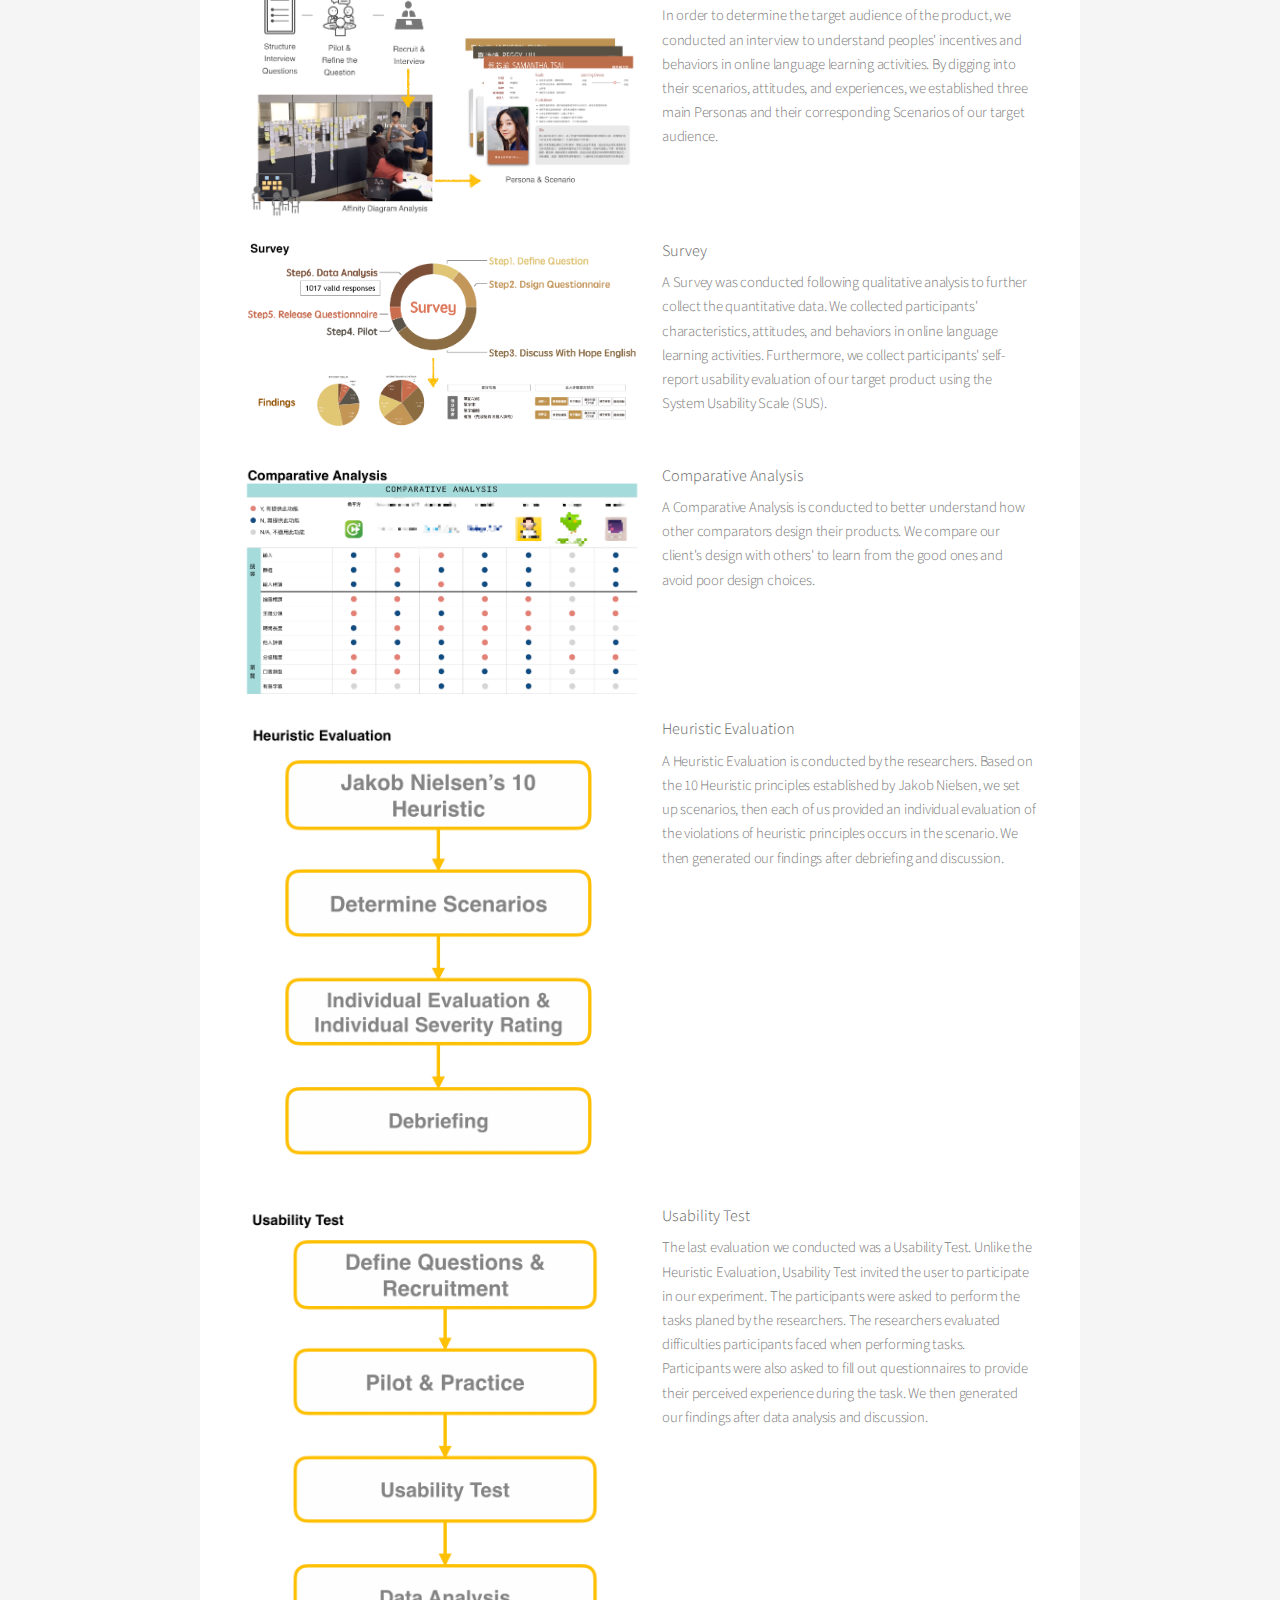
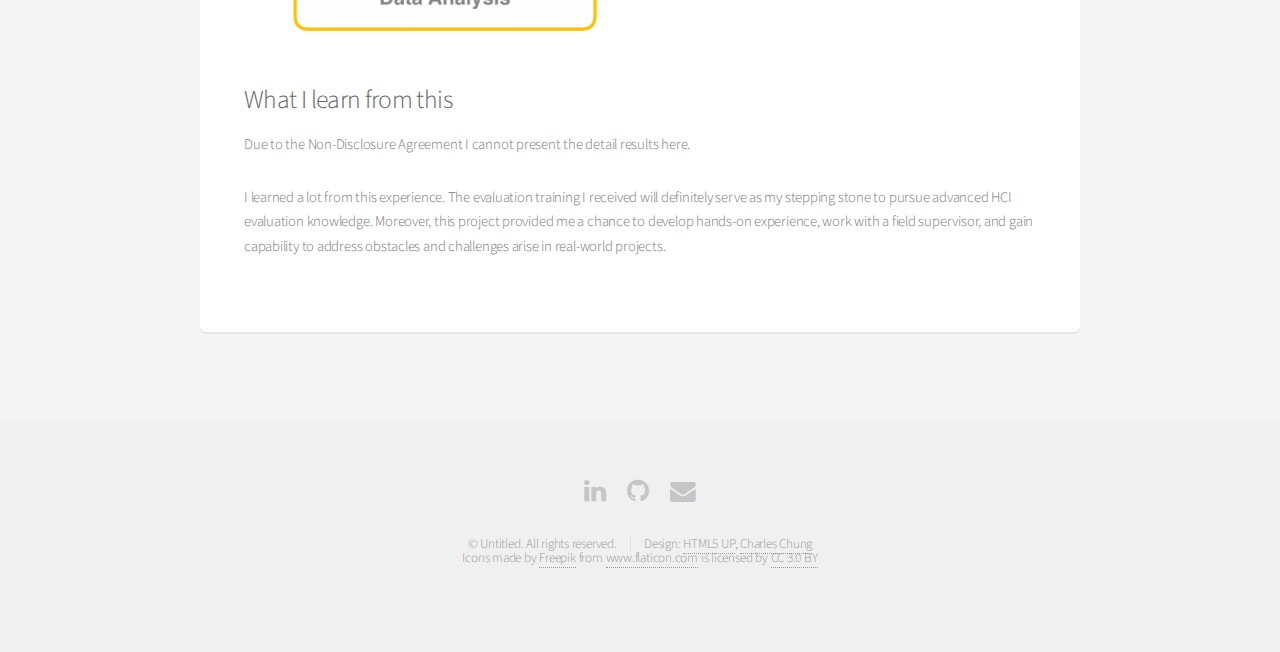
<file: HopeEnglish.html>
<!DOCTYPE HTML>
<!--
	Alpha by HTML5 UP
	html5up.net | @ajlkn
	Free for personal and commercial use under the CCA 3.0 license (html5up.net/license)
-->
<html>
	<head>
		<title>Hope English - Charles Chung</title>
		<meta charset="utf-8" />
		<meta name="viewport" content="width=device-width, initial-scale=1, user-scalable=no" />
		<link rel="stylesheet" href="assets/css/main.css" />
	</head>
	<body class="is-preload">
		<div id="page-wrapper">

			<!-- Header -->
				<header id="header">
					<h1><a href="index.html">Charles Chung</a></h1>
					<nav id="nav">
						<ul>
							<li><a href="index.html">Home</a></li>
							<li>
								<a href="#" class="icon fa-angle-down">Projects</a>
								<ul>
									<li><a href="ARNavigation.html">AR Navigation</a></li>
									<li><a href="WhoMatters.html">Who Matters</a></li>
									<li><a href="VUI.html">Charles Bot</a></li>
									<li><a href="Insightgram.html">Insight-gram</a></li>
									<li><a href="KE.html">Knowledge Explorer</a></li>
									<li><a href="Meteore.html">Météore</a></li>
								</ul>
							</li>
							<li><a href="#" class="button">繁體中文</a></li>
						</ul>
					</nav>
				</header>

			<!-- Main -->
				<section id="main" class="container">
					<header>
						<h2>User Experience and Usability Evaluation for Hope English</h2>
						<p>Conducted a comprehensive evaluation on the mobile app of Hope English</p>
					</header>
					<div class="box">
						<span class="image featured"><img height="450" src="images/UsabilityImage.png" alt="" /></span>
						<h4>Project Background : Course Project</h4>
						<h4>Project date : 2018.2 - 2018.6</h4>
						<h4>Project duration : 4 months</h4>
						<h4>Project course : User Experience and Usability Evaluation</h4>
						<h4>Project supervisor : Hope English's CFO, Jasper Chang & Dr. "Stanley" Yung-Ju Chang</h4>
						<h4>A group project</h4>
						<div class="row">
							<div class="row-6 row-12-mobilep">
								<h3>What's the issue</h3>
								<p> We conducted a comprehensive evaluation of the mobile app of Hope English, the leading brand of English learning in Taiwan. Evaluational methods conducted includes Interaction map, Interviews, Persona & Scenario, Comparative Analysis, Survey, Heuristic Evaluation, and Usability Test.</p>
							</div>
							<div class="row-6 row-12-mobilep">
								<h3>What evaluational methods are conducted</h3>
								<p>To understand the app thoroughly and provide insightful suggestion to improve the user experience, we utilized the techniques mentioned below.</p>
							</div>
							<div class="row-6 row-12-mobilep">
								<img class="image left-big" src="images/inter2.png" alt=""/>
								<h4>Interaction Map</h4>
								<p>In the Interaction Map, we analyzed the views of the app and the relationship between each view (or activity). This step gave us a comprehensive understanding of our target product.</p>
							</div>
							<div class="row-6 row-12-mobilep">
								<img class="image left-big" src="images/Interview.png" alt=""/>
								<h4>Interview, Persona & Scenario</h4>
								<p>In order to determine the target audience of the product, we conducted an interview to understand peoples' incentives and behaviors in online language learning activities. By digging into their scenarios, attitudes, and experiences, we established three main Personas and their corresponding Scenarios of our target audience.</p>
							</div>
							<div class="row-6 row-12-mobilep">
								<img class="image left-big" src="images/Survey.png" alt=""/>
								<h4>Survey</h4>
								<p>A Survey was conducted following qualitative analysis to further collect the quantitative data. We collected participants' characteristics, attitudes, and behaviors in online language learning activities. Furthermore, we collect participants' self-report usability evaluation of our target product using the System Usability Scale (SUS).</p>
							</div>
							<div class="row-6 row-12-mobilep">
								<img class="image left-big" src="images/Comparative.png" alt=""/>
								<h4>Comparative Analysis</h4>
								<p>A Comparative Analysis is conducted to better understand how other comparators design their products. We compare our client's design with others' to learn from the good ones and avoid poor design choices.</p>
							</div>
							<div class="row-6 row-12-mobilep">
								<img class="image left-big" src="images/Heuristic.png" alt=""/>
								<h4>Heuristic Evaluation</h4>
								<p>A Heuristic Evaluation is conducted by the researchers. Based on the 10 Heuristic principles established by Jakob Nielsen, we set up scenarios, then each of us provided an individual evaluation of the violations of heuristic principles occurs in the scenario. We then generated our findings after debriefing and discussion.</p>
							</div>
							<div class="row-6 row-12-mobilep">
								<img class="image left-big" src="images/Usability.png" alt=""/>
								<h4>Usability Test</h4>
								<p>The last evaluation we conducted was a Usability Test. Unlike the Heuristic Evaluation, Usability Test invited the user to participate in our experiment. The participants were asked to perform the tasks planed by the researchers. The researchers evaluated difficulties participants faced when performing tasks. Participants were also asked to fill out questionnaires to provide their perceived experience during the task. We then generated our findings after data analysis and discussion.</p>
							</div>
						</div>
						<!--span class="image featured"><img src="images/" alt="" /></span-->
						<div class="row">
							<div class="row-6 row-12-mobilep">
								<h3>What I learn from this</h3>
								<p>Due to the Non-Disclosure Agreement I cannot present the detail results here.</p>
								<p>I learned a lot from this experience. The evaluation training I received will definitely serve as my stepping stone to pursue advanced HCI evaluation knowledge. Moreover, this project provided me a chance to develop hands-on experience, work with a field supervisor, and gain capability to address obstacles and challenges arise in real-world projects.</p>
							</div>
						</div>
					</div>
				</section>

			<!-- Footer -->
				<footer id="footer">
					<ul class="icons">
						<li><a href="https://www.linkedin.com/in/%E7%A5%90%E9%9C%96-%E9%8D%BE-5bb7b6164/?locale=en_US" class="icon fa-linkedin"><span class="label">Linkedin</span></a></li>
						<li><a href="https://github.com/thatcharles" class="icon fa-github"><span class="label">Github</span></a></li>
						<li><a href="mailto: that_charles@gapp.nthu.edu.tw" class="icon fa-envelope "><span class="label">Gmail</span></a></li>
					</ul>
					<ul class="copyright">
						<li>&copy; Untitled. All rights reserved.</li><li>Design: <a href="http://html5up.net">HTML5 UP</a>, <a href="#">Charles Chung</a></li><div>Icons made by <a href="https://www.freepik.com/" title="Freepik">Freepik</a> from <a href="https://www.flaticon.com/" 			    title="Flaticon">www.flaticon.com</a> is licensed by <a href="http://creativecommons.org/licenses/by/3.0/" 			    title="Creative Commons BY 3.0" target="_blank">CC 3.0 BY</a></div>
					</ul>
				</footer>

		</div>

		<!-- Scripts -->
			<script src="assets/js/jquery.min.js"></script>
			<script src="assets/js/jquery.dropotron.min.js"></script>
			<script src="assets/js/jquery.scrollex.min.js"></script>
			<script src="assets/js/browser.min.js"></script>
			<script src="assets/js/breakpoints.min.js"></script>
			<script src="assets/js/util.js"></script>
			<script src="assets/js/main.js"></script>

	</body>
</html>
</file>
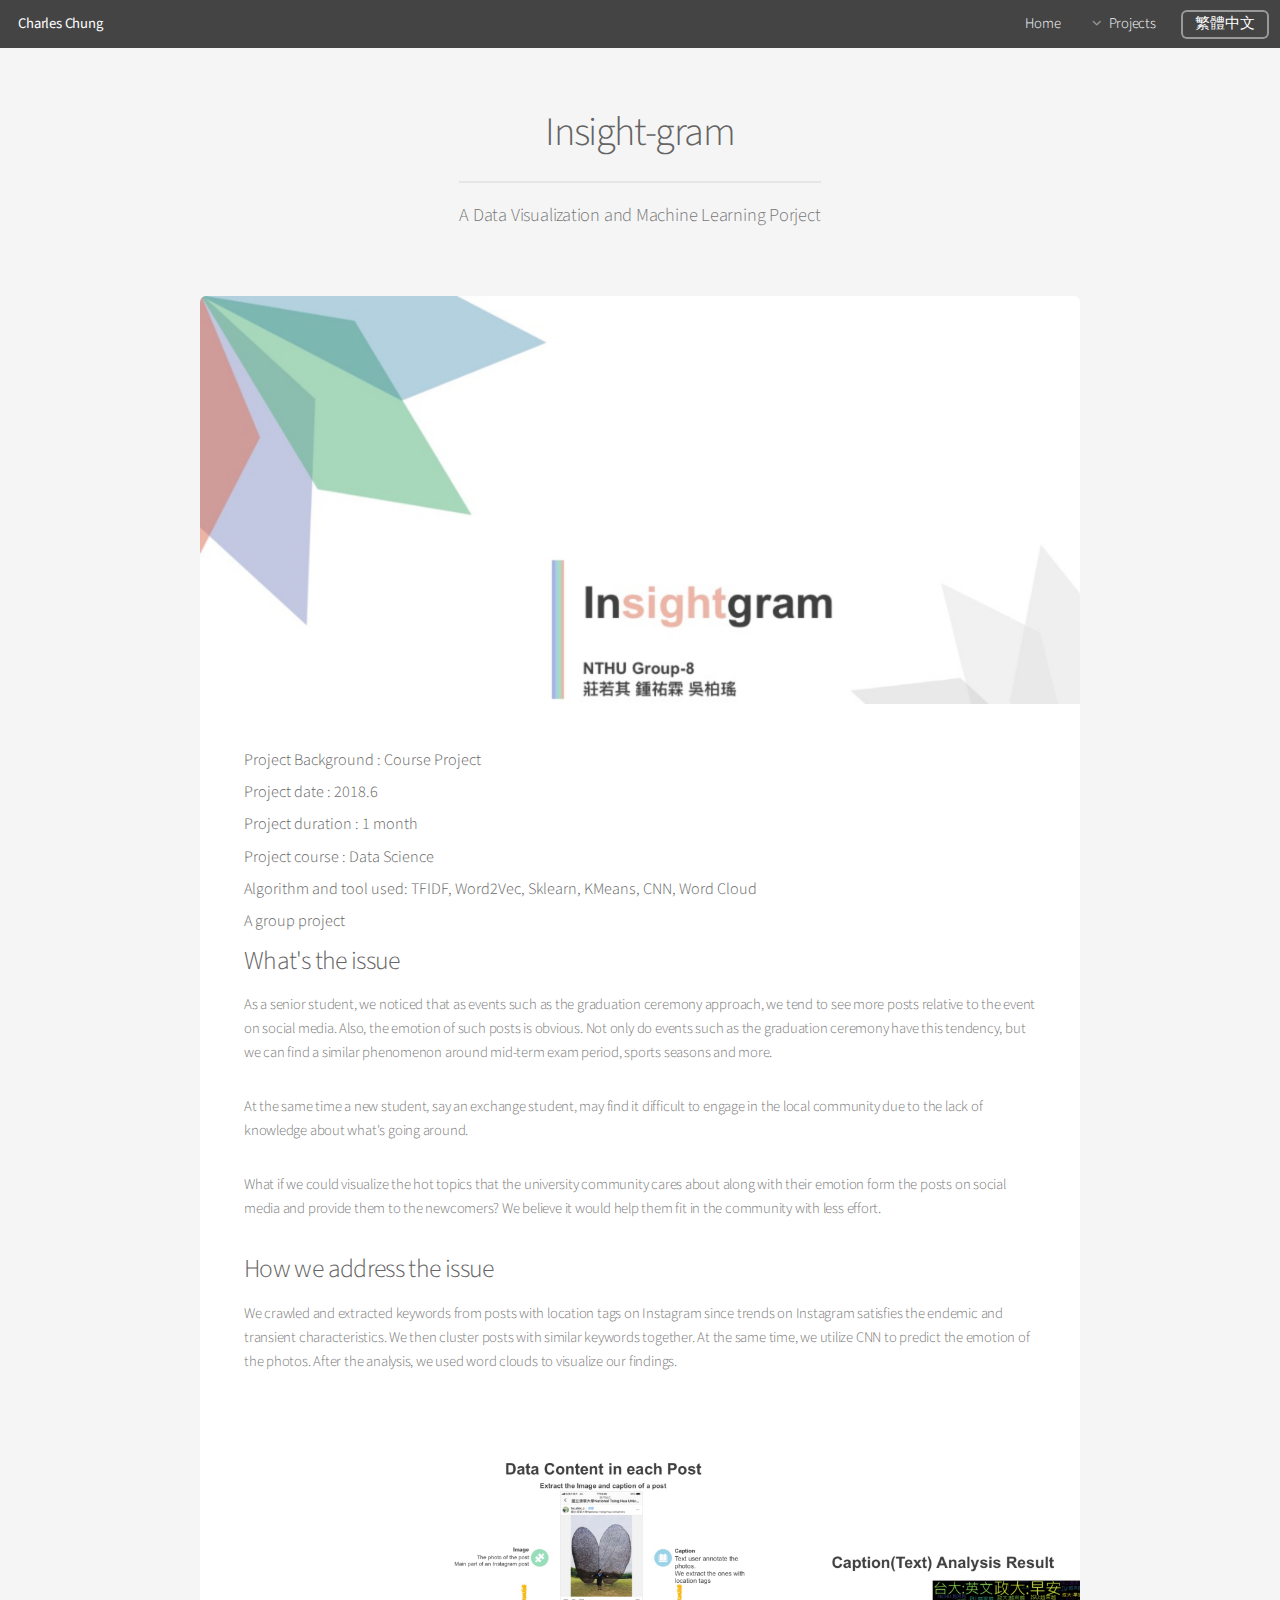
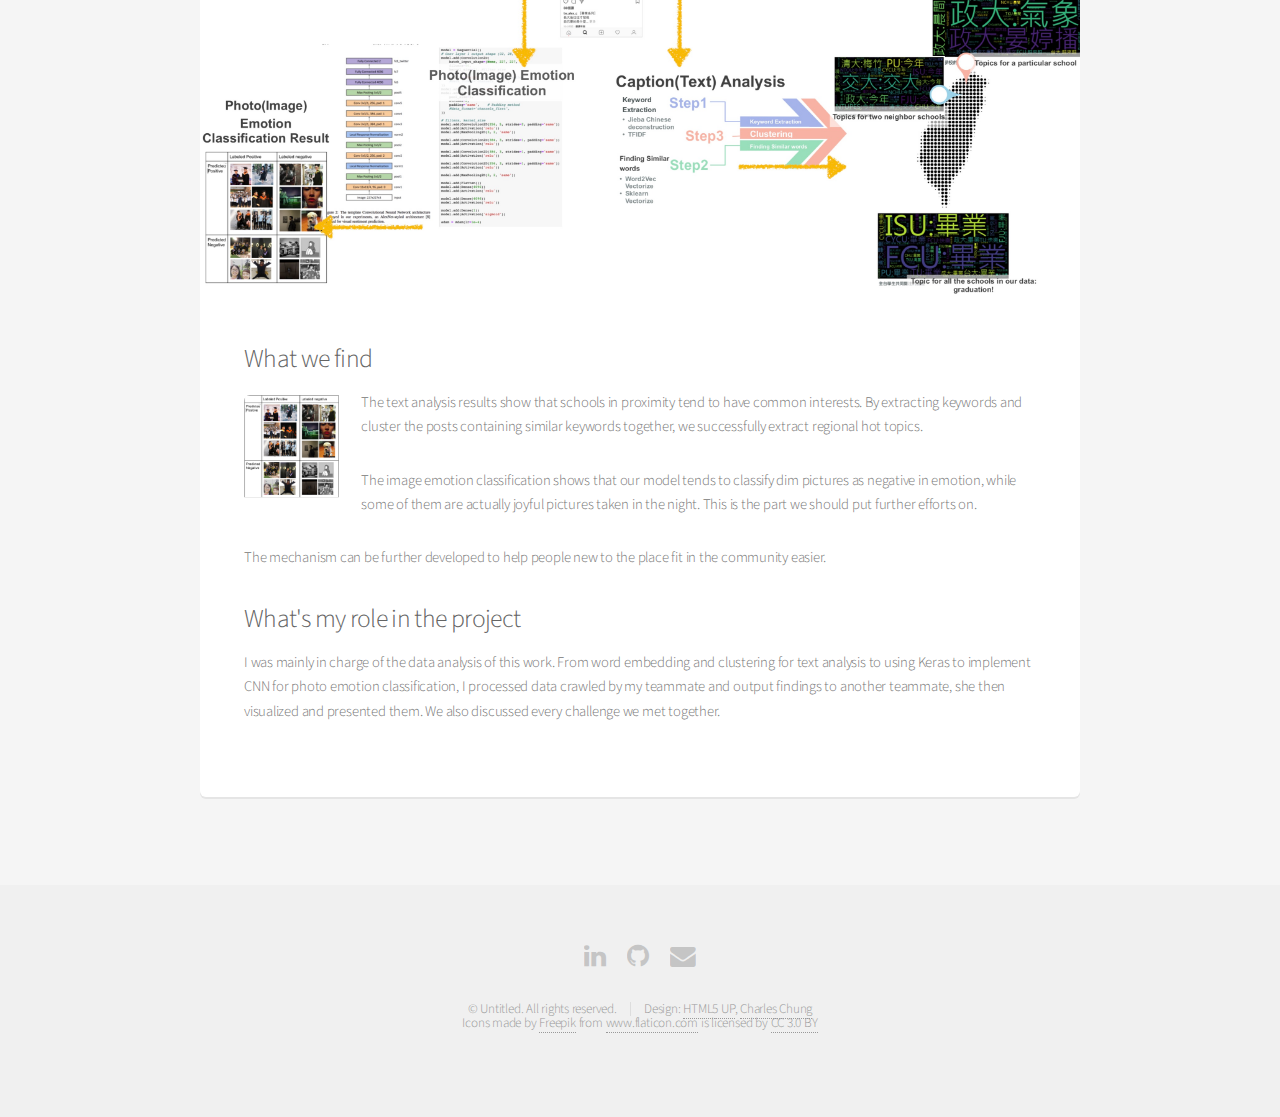
<file: Insightgram.html>
<!DOCTYPE HTML>
<!--
	Alpha by HTML5 UP
	html5up.net | @ajlkn
	Free for personal and commercial use under the CCA 3.0 license (html5up.net/license)
-->
<html>
	<head>
		<title>Insight-gram - Charles Chung</title>
		<meta charset="utf-8" />
		<meta name="viewport" content="width=device-width, initial-scale=1, user-scalable=no" />
		<link rel="stylesheet" href="assets/css/main.css" />
	</head>
	<body class="is-preload">
		<div id="page-wrapper">

			<!-- Header -->
				<header id="header">
					<h1><a href="index.html">Charles Chung</a></h1>
					<nav id="nav">
						<ul>
							<li><a href="index.html">Home</a></li>
							<li>
								<a href="#" class="icon fa-angle-down">Projects</a>
								<ul>
									<li><a href="ARNavigation.html">AR Navigation</a></li>
									<li><a href="WhoMatters.html">Who Matters</a></li>
									<li><a href="VUI.html">Charles Bot</a></li>
									<li><a href="HopeEnglish.html">Usability Evaluation</a></li>
									<li><a href="KE.html">Knowledge Explorer</a></li>
									<li><a href="Meteore.html">Météore</a></li>
								</ul>
							</li>
							<li><a href="#" class="button">繁體中文</a></li>
						</ul>
					</nav>
				</header>

			<!-- Main -->
				<section id="main" class="container">
					<header>
						<h2>Insight-gram</h2>
						<p>A Data Visualization and Machine Learning Porject</p>
					</header>
					<div class="box">
						<span class="image featured"><img src="images/InsightCover.png" alt="" /></span>
						<h4>Project Background : Course Project</h4>
						<h4>Project date : 2018.6</h4>
						<h4>Project duration : 1 month</h4>
						<h4>Project course : Data Science</h4>
						<h4>Algorithm and tool used: TFIDF, Word2Vec, Sklearn, KMeans, CNN, Word Cloud</h4>
						<h4>A group project</h4>
						<div class="row">
							<div class="row-6 row-12-mobilep">
								<h3>What's the issue</h3>
								<p>As a senior student, we noticed that as events such as the graduation ceremony approach, we tend to see more posts relative to the event on social media. Also, the emotion of such posts is obvious. Not only do events such as the graduation ceremony have this tendency, but we can find a similar phenomenon around mid-term exam period, sports seasons and more.</p>

								<p>At the same time a new student, say an exchange student, may find it difficult to engage in the local community due to the lack of knowledge about what's going around.</p>

								<p>What if we could visualize the hot topics that the university community cares about along with their emotion form the posts on social media and provide them to the newcomers? We believe it would help them fit in the community with less effort.</p>
							</div>
							<div class="row-6 row-12-mobilep">
								<h3>How we address the issue</h3>
								<p>We crawled and extracted keywords from posts with location tags on Instagram since trends on Instagram satisfies the endemic and transient characteristics. We then cluster posts with similar keywords together. At the same time, we utilize CNN to predict the emotion of the photos. After the analysis, we used word clouds to visualize our findings.</p>
							</div>
						</div>
						<span class="image featured"><img src="images/insightgrammap.jpg" alt="" /></span>
						<div class="row">
							<div class="row-6 row-12-mobilep">
								<h3>What we find</h3>
								<p><img class="image left round" src="images/emotionC.png" alt=""/>The text analysis results show that schools in proximity tend to have common interests. By extracting keywords and cluster the posts containing similar keywords together, we successfully extract regional hot topics.</p>
								<p>The image emotion classification shows that our model tends to classify dim pictures as negative in emotion, while some of them are actually joyful pictures taken in the night. This is the part we should put further efforts on.</p>
								<p>The mechanism can be further developed to help people new to the place fit in the community easier.
							</div>
							<div class="row-6 row-12-mobilep">
								<h3>What's my role in the project</h3>
								<p>I was mainly in charge of the data analysis of this work. From word embedding and clustering for text analysis to using Keras to implement CNN for photo emotion classification, I processed data crawled by my teammate and output findings to another teammate, she then visualized and presented them. We also discussed every challenge we met together.</p>
							</div>
						</div>
					</div>
				</section>

			<!-- Footer -->
				<footer id="footer">
					<ul class="icons">
						<li><a href="https://www.linkedin.com/in/%E7%A5%90%E9%9C%96-%E9%8D%BE-5bb7b6164/?locale=en_US" class="icon fa-linkedin"><span class="label">Linkedin</span></a></li>
						<li><a href="https://github.com/thatcharles" class="icon fa-github"><span class="label">Github</span></a></li>
						<li><a href="mailto: that_charles@gapp.nthu.edu.tw" class="icon fa-envelope "><span class="label">Gmail</span></a></li>
					</ul>
					<ul class="copyright">
						<li>&copy; Untitled. All rights reserved.</li><li>Design: <a href="http://html5up.net">HTML5 UP</a>, <a href="#">Charles Chung</a></li><div>Icons made by <a href="https://www.freepik.com/" title="Freepik">Freepik</a> from <a href="https://www.flaticon.com/" 			    title="Flaticon">www.flaticon.com</a> is licensed by <a href="http://creativecommons.org/licenses/by/3.0/" 			    title="Creative Commons BY 3.0" target="_blank">CC 3.0 BY</a></div>
					</ul>
				</footer>

		</div>

		<!-- Scripts -->
			<script src="assets/js/jquery.min.js"></script>
			<script src="assets/js/jquery.dropotron.min.js"></script>
			<script src="assets/js/jquery.scrollex.min.js"></script>
			<script src="assets/js/browser.min.js"></script>
			<script src="assets/js/breakpoints.min.js"></script>
			<script src="assets/js/util.js"></script>
			<script src="assets/js/main.js"></script>

	</body>
</html>
</file>
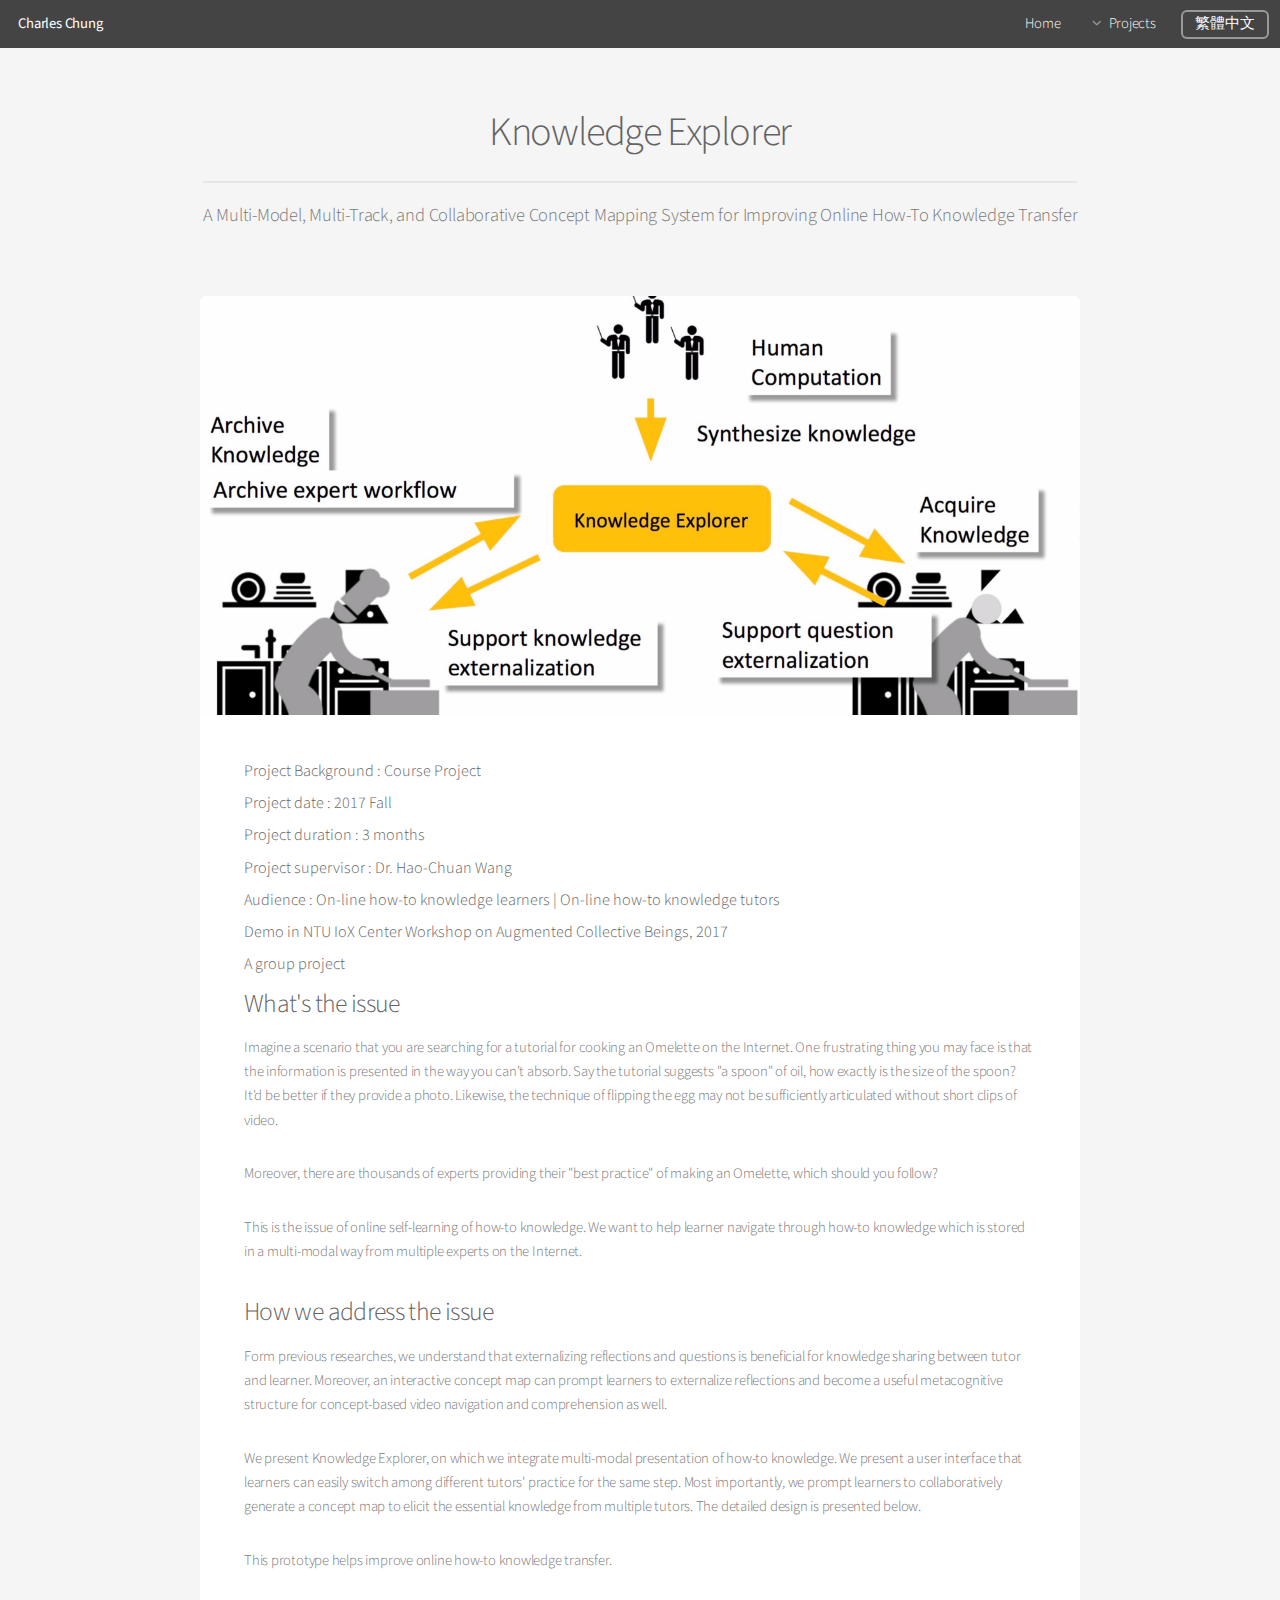
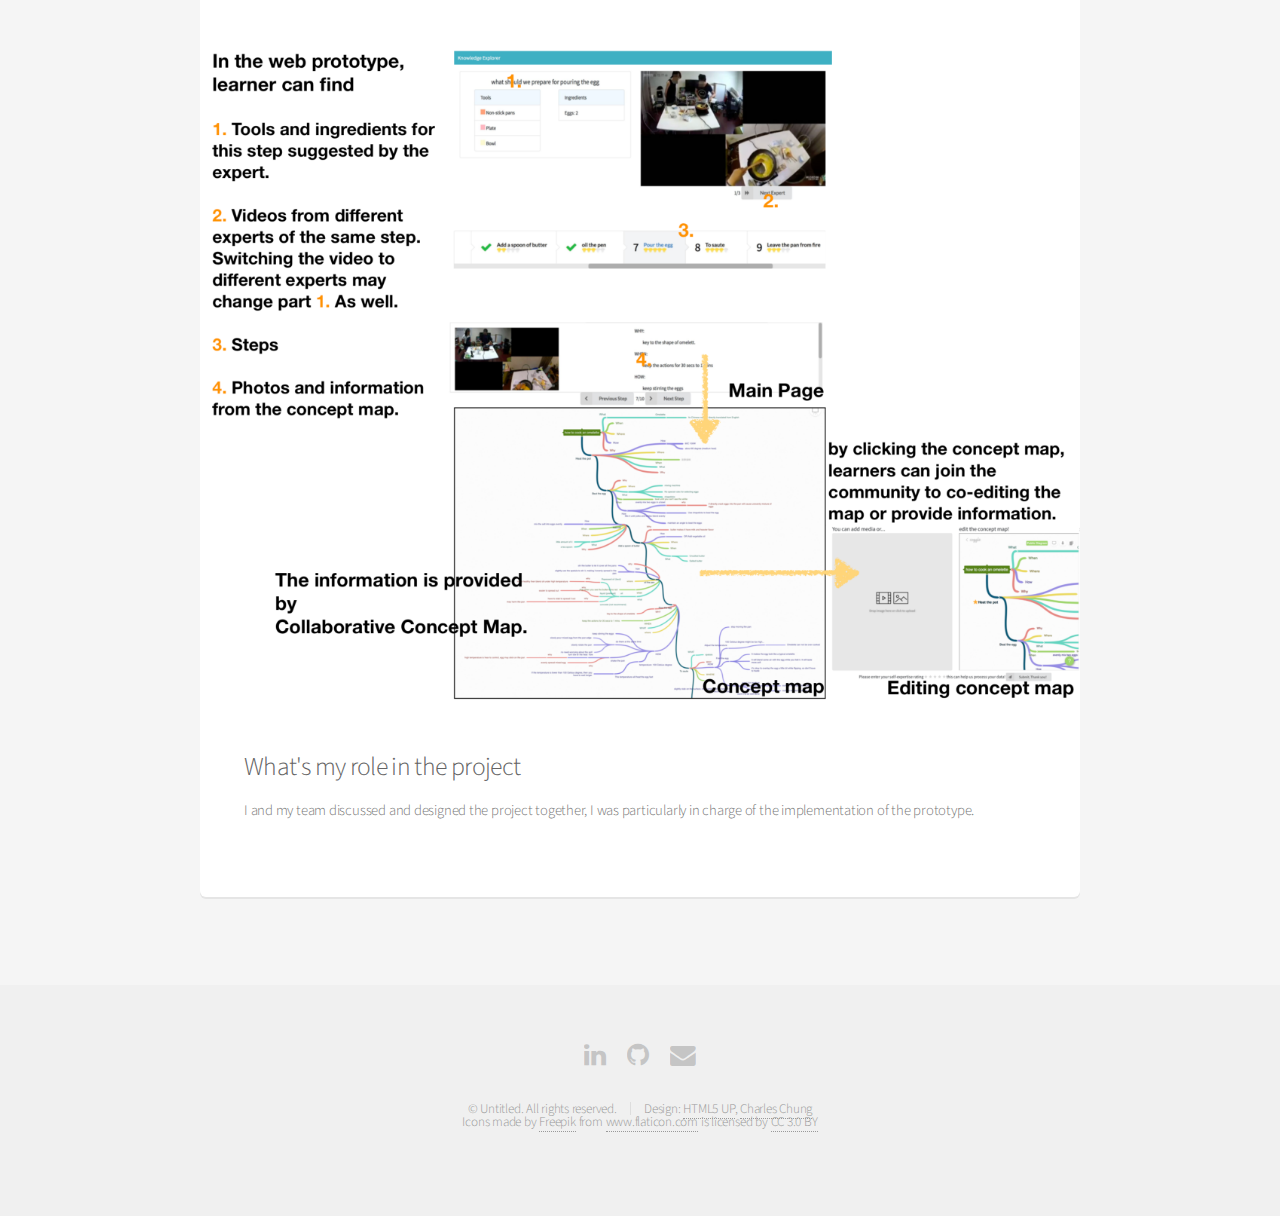
<file: KE.html>
<!DOCTYPE HTML>
<!--
	Alpha by HTML5 UP
	html5up.net | @ajlkn
	Free for personal and commercial use under the CCA 3.0 license (html5up.net/license)
-->
<html>
	<head>
		<title>Knowledge Explorer - Charles Chung</title>
		<meta charset="utf-8" />
		<meta name="viewport" content="width=device-width, initial-scale=1, user-scalable=no" />
		<link rel="stylesheet" href="assets/css/main.css" />
	</head>
	<body class="is-preload">
		<div id="page-wrapper">

			<!-- Header -->
				<header id="header">
					<h1><a href="index.html">Charles Chung</a></h1>
					<nav id="nav">
						<ul>
							<li><a href="index.html">Home</a></li>
							<li>
								<a href="#" class="icon fa-angle-down">Projects</a>
								<ul>
									<li><a href="ARNavigation.html">AR Navigation</a></li>
									<li><a href="WhoMatters.html">Who Matters</a></li>
									<li><a href="VUI.html">Charles Bot</a></li>
									<li><a href="HopeEnglish.html">Usability Evaluation</a></li>
									<li><a href="Insightgram.html">Insight-gram</a></li>
									<li><a href="Meteore.html">Météore</a></li>
								</ul>
							</li>
							<li><a href="#" class="button">繁體中文</a></li>
						</ul>
					</nav>
				</header>

			<!-- Main -->
				<section id="main" class="container">
					<header>
						<h2>Knowledge Explorer</h2>
						<p>A Multi-Model, Multi-Track, and Collaborative Concept Mapping System for Improving Online How-To Knowledge Transfer</p>
					</header>
					<div class="box">
						<span class="image featured"><img src="images/KEConcept.png" alt="" /></span>
						<h4>Project Background : Course Project</h4>
						<h4>Project date : 2017 Fall</h4>
						<h4>Project duration : 3 months</h4>
						<h4>Project supervisor : Dr. Hao-Chuan Wang</h4>
						<h4>Audience : On-line how-to knowledge learners | On-line how-to knowledge tutors</h4>
						<h4>Demo in NTU IoX Center Workshop on Augmented Collective Beings, 2017</h4>
						<h4>A group project</h4>
						<div class="row">
							<div class="row-6 row-12-mobilep">
								<h3>What's the issue</h3>
								<p>Imagine a scenario that you are searching for a tutorial for cooking an Omelette on the Internet. One frustrating thing you may face is that the information is presented in the way you can't absorb. Say the tutorial suggests "a spoon" of oil, how exactly is the size of the spoon? It'd be better if they provide a photo. Likewise, the technique of flipping the egg may not be sufficiently articulated without short clips of video.</p>
								<p>Moreover, there are thousands of experts providing their "best practice" of making an Omelette, which should you follow?</p>
								<p>This is the issue of online self-learning of how-to knowledge. We want to help learner navigate through how-to knowledge which is stored in a multi-modal way from multiple experts on the Internet.</p>
							</div>
							<div class="row-6 row-12-mobilep">
								<h3>How we address the issue</h3>
								<p>Form previous researches, we understand that externalizing reflections and questions is beneficial for knowledge sharing between tutor and learner. Moreover, an interactive concept map can prompt learners to externalize reflections and become a useful metacognitive structure for concept-based video navigation and comprehension as well.</p>
								<p>We present Knowledge Explorer, on which we integrate multi-modal presentation of how-to knowledge. We present a user interface that learners can easily switch among different tutors' practice for the same step. Most importantly, we prompt learners to collaboratively generate a concept map to elicit the essential knowledge from multiple tutors. The detailed design is presented below.</p>
								<p>This prototype helps improve online how-to knowledge transfer.</p>
							</div>
						</div>
						<span class="image featured"><img src="images/KEImplementation2.png" alt="" /></span>
						<div class="row">
							<div class="row-6 row-12-mobilep">
								<h3>What's my role in the project</h3>
								<p>I and my team discussed and designed the project together, I was particularly in charge of the implementation of the prototype.</p>
							</div>
						</div>
					</div>
				</section>

			<!-- Footer -->
				<footer id="footer">
					<ul class="icons">
						<li><a href="https://www.linkedin.com/in/%E7%A5%90%E9%9C%96-%E9%8D%BE-5bb7b6164/?locale=en_US" class="icon fa-linkedin"><span class="label">Linkedin</span></a></li>
						<li><a href="https://github.com/thatcharles" class="icon fa-github"><span class="label">Github</span></a></li>
						<li><a href="mailto: that_charles@gapp.nthu.edu.tw" class="icon fa-envelope "><span class="label">Gmail</span></a></li>
					</ul>
					<ul class="copyright">
						<li>&copy; Untitled. All rights reserved.</li><li>Design: <a href="http://html5up.net">HTML5 UP</a>, <a href="#">Charles Chung</a></li><div>Icons made by <a href="https://www.freepik.com/" title="Freepik">Freepik</a> from <a href="https://www.flaticon.com/" 			    title="Flaticon">www.flaticon.com</a> is licensed by <a href="http://creativecommons.org/licenses/by/3.0/" 			    title="Creative Commons BY 3.0" target="_blank">CC 3.0 BY</a></div>
					</ul>
				</footer>

		</div>

		<!-- Scripts -->
			<script src="assets/js/jquery.min.js"></script>
			<script src="assets/js/jquery.dropotron.min.js"></script>
			<script src="assets/js/jquery.scrollex.min.js"></script>
			<script src="assets/js/browser.min.js"></script>
			<script src="assets/js/breakpoints.min.js"></script>
			<script src="assets/js/util.js"></script>
			<script src="assets/js/main.js"></script>

	</body>
</html>
</file>
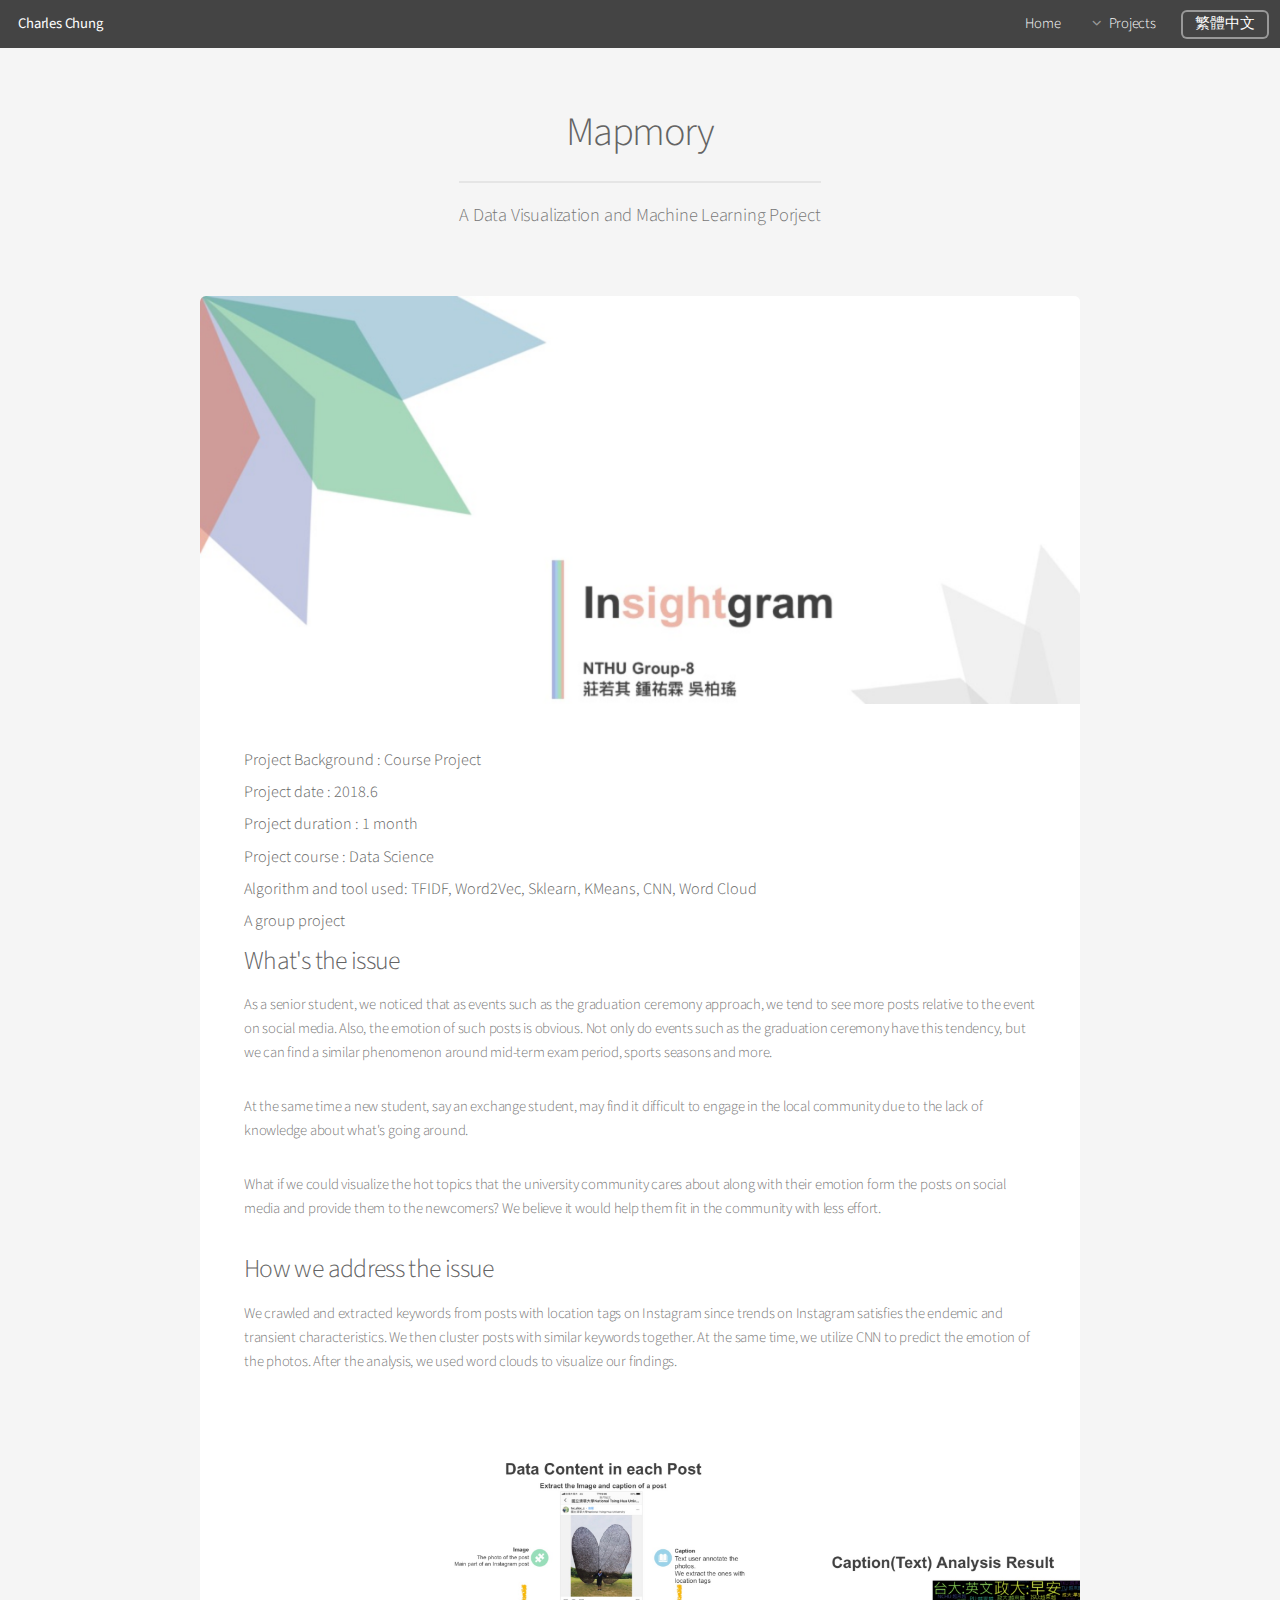
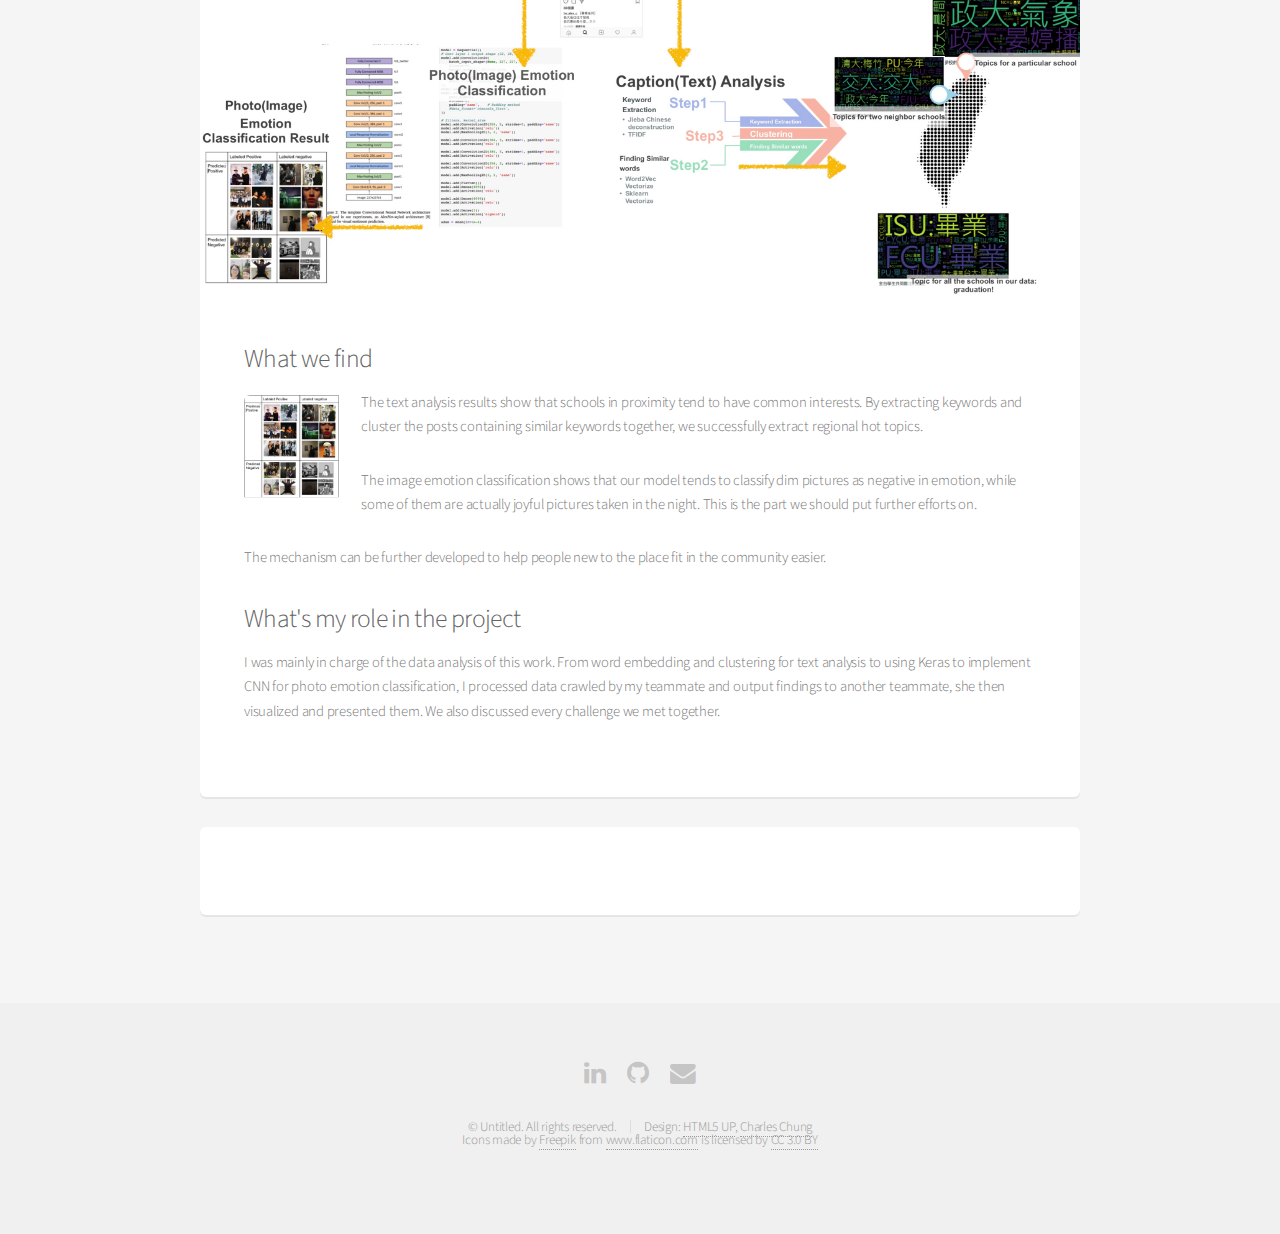
<file: Mapmory.html>
<!DOCTYPE HTML>
<!--
	Alpha by HTML5 UP
	html5up.net | @ajlkn
	Free for personal and commercial use under the CCA 3.0 license (html5up.net/license)
-->
<html>
	<head>
		<title>Mapmory - Charles Chung</title>
		<meta charset="utf-8" />
		<meta name="viewport" content="width=device-width, initial-scale=1, user-scalable=no" />
		<link rel="stylesheet" href="assets/css/main.css" />
	</head>
	<body class="is-preload">
		<div id="page-wrapper">

			<!-- Header -->
				<header id="header">
					<h1><a href="index.html">Charles Chung</a></h1>
					<nav id="nav">
						<ul>
							<li><a href="index.html">Home</a></li>
							<li>
								<a href="#" class="icon fa-angle-down">Projects</a>
								<ul>
									<li><a href="ARNavigation.html">AR Navigation</a></li>
									<li><a href="WhoMatters.html">Who Matters</a></li>
									<li><a href="VUI.html">Charles Bot</a></li>
									<li><a href="HopeEnglish.html">Usability Evaluation</a></li>
									<li><a href="KE.html">Knowledge Explorer</a></li>
									<li><a href="Meteore.html">Météore</a></li>
								</ul>
							</li>
							<li><a href="#" class="button">繁體中文</a></li>
						</ul>
					</nav>
				</header>

			<!-- Main -->
				<section id="main" class="container">
					<header>
						<h2>Mapmory</h2>
						<p>A Data Visualization and Machine Learning Porject</p>
					</header>
					<div class="box">
						<span class="image featured"><img src="images/InsightCover.png" alt="" /></span>
						<h4>Project Background : Course Project</h4>
						<h4>Project date : 2018.6</h4>
						<h4>Project duration : 1 month</h4>
						<h4>Project course : Data Science</h4>
						<h4>Algorithm and tool used: TFIDF, Word2Vec, Sklearn, KMeans, CNN, Word Cloud</h4>
						<h4>A group project</h4>
						<div class="row">
							<div class="row-6 row-12-mobilep">
								<h3>What's the issue</h3>
								<p>As a senior student, we noticed that as events such as the graduation ceremony approach, we tend to see more posts relative to the event on social media. Also, the emotion of such posts is obvious. Not only do events such as the graduation ceremony have this tendency, but we can find a similar phenomenon around mid-term exam period, sports seasons and more.</p>

								<p>At the same time a new student, say an exchange student, may find it difficult to engage in the local community due to the lack of knowledge about what's going around.</p>

								<p>What if we could visualize the hot topics that the university community cares about along with their emotion form the posts on social media and provide them to the newcomers? We believe it would help them fit in the community with less effort.</p>
							</div>
							<div class="row-6 row-12-mobilep">
								<h3>How we address the issue</h3>
								<p>We crawled and extracted keywords from posts with location tags on Instagram since trends on Instagram satisfies the endemic and transient characteristics. We then cluster posts with similar keywords together. At the same time, we utilize CNN to predict the emotion of the photos. After the analysis, we used word clouds to visualize our findings.</p>
							</div>
						</div>
						<span class="image featured"><img src="images/insightgrammap.jpg" alt="" /></span>
						<div class="row">
							<div class="row-6 row-12-mobilep">
								<h3>What we find</h3>
								<p><img class="image left round" src="images/emotionC.png" alt=""/>The text analysis results show that schools in proximity tend to have common interests. By extracting keywords and cluster the posts containing similar keywords together, we successfully extract regional hot topics.</p>
								<p>The image emotion classification shows that our model tends to classify dim pictures as negative in emotion, while some of them are actually joyful pictures taken in the night. This is the part we should put further efforts on.</p>
								<p>The mechanism can be further developed to help people new to the place fit in the community easier.
							</div>
							<div class="row-6 row-12-mobilep">
								<h3>What's my role in the project</h3>
								<p>I was mainly in charge of the data analysis of this work. From word embedding and clustering for text analysis to using Keras to implement CNN for photo emotion classification, I processed data crawled by my teammate and output findings to another teammate, she then visualized and presented them. We also discussed every challenge we met together.</p>
							</div>
						</div>
                    </div>
                    <div class="box">
                        <!-- 1. The <iframe> (and video player) will replace this <div> tag. -->
                        <div id="player"></div>

                        <script>
                        // 2. This code loads the IFrame Player API code asynchronously.
                        var tag = document.createElement('script');
                    
                        tag.src = "https://www.youtube.com/iframe_api";
                        var firstScriptTag = document.getElementsByTagName('script')[0];
                        firstScriptTag.parentNode.insertBefore(tag, firstScriptTag);
                    
                        // 3. This function creates an <iframe> (and YouTube player)
                        //    after the API code downloads.
                        var player;
                        function onYouTubeIframeAPIReady() {
                            player = new YT.Player('player', {
                            height: '390',
                            width: '640',
                            videoId: 'MKI10Q6izyE',
                            events: {
                                'onReady': onPlayerReady,
                                'onStateChange': onPlayerStateChange
                            }
                            });
                        }
                    
                        // 4. The API will call this function when the video player is ready.
                        function onPlayerReady(event) {
                            event.target.playVideo();
                        }
                    
                        // 5. The API calls this function when the player's state changes.
                        //    The function indicates that when playing a video (state=1),
                        //    the player should play for six seconds and then stop.
                        var done = false;
                        function onPlayerStateChange(event) {
                            if (event.data == YT.PlayerState.PLAYING && !done) {
                                done = true;
                            }
                        }
                        function stopVideo() {
                            player.stopVideo();
                        }
                        </script>
                    </div>
				</section>

			<!-- Footer -->
				<footer id="footer">
					<ul class="icons">
						<li><a href="https://www.linkedin.com/in/%E7%A5%90%E9%9C%96-%E9%8D%BE-5bb7b6164/?locale=en_US" class="icon fa-linkedin"><span class="label">Linkedin</span></a></li>
						<li><a href="https://github.com/thatcharles" class="icon fa-github"><span class="label">Github</span></a></li>
						<li><a href="mailto: that_charles@gapp.nthu.edu.tw" class="icon fa-envelope "><span class="label">Gmail</span></a></li>
					</ul>
					<ul class="copyright">
						<li>&copy; Untitled. All rights reserved.</li><li>Design: <a href="http://html5up.net">HTML5 UP</a>, <a href="#">Charles Chung</a></li><div>Icons made by <a href="https://www.freepik.com/" title="Freepik">Freepik</a> from <a href="https://www.flaticon.com/" 			    title="Flaticon">www.flaticon.com</a> is licensed by <a href="http://creativecommons.org/licenses/by/3.0/" 			    title="Creative Commons BY 3.0" target="_blank">CC 3.0 BY</a></div>
					</ul>
				</footer>

		</div>

		<!-- Scripts -->
			<script src="assets/js/jquery.min.js"></script>
			<script src="assets/js/jquery.dropotron.min.js"></script>
			<script src="assets/js/jquery.scrollex.min.js"></script>
			<script src="assets/js/browser.min.js"></script>
			<script src="assets/js/breakpoints.min.js"></script>
			<script src="assets/js/util.js"></script>
			<script src="assets/js/main.js"></script>

	</body>
</html>
</file>
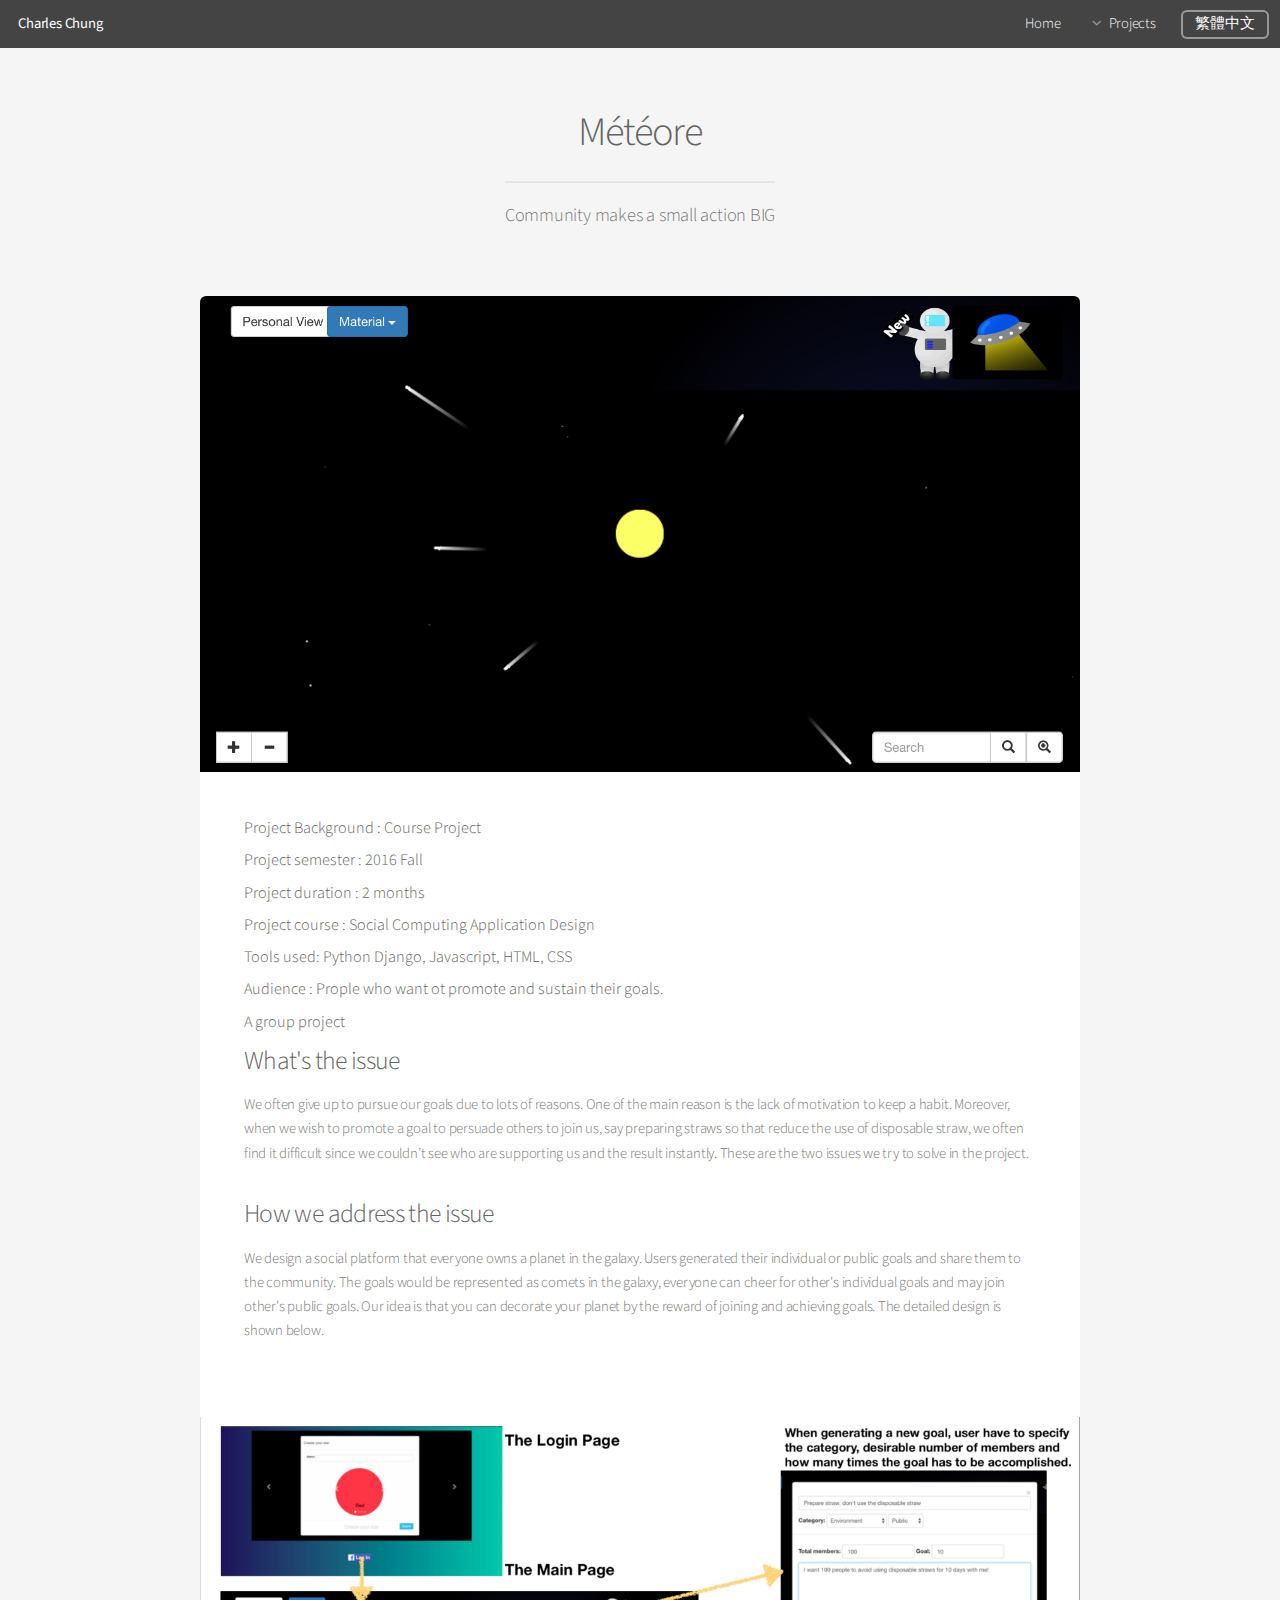
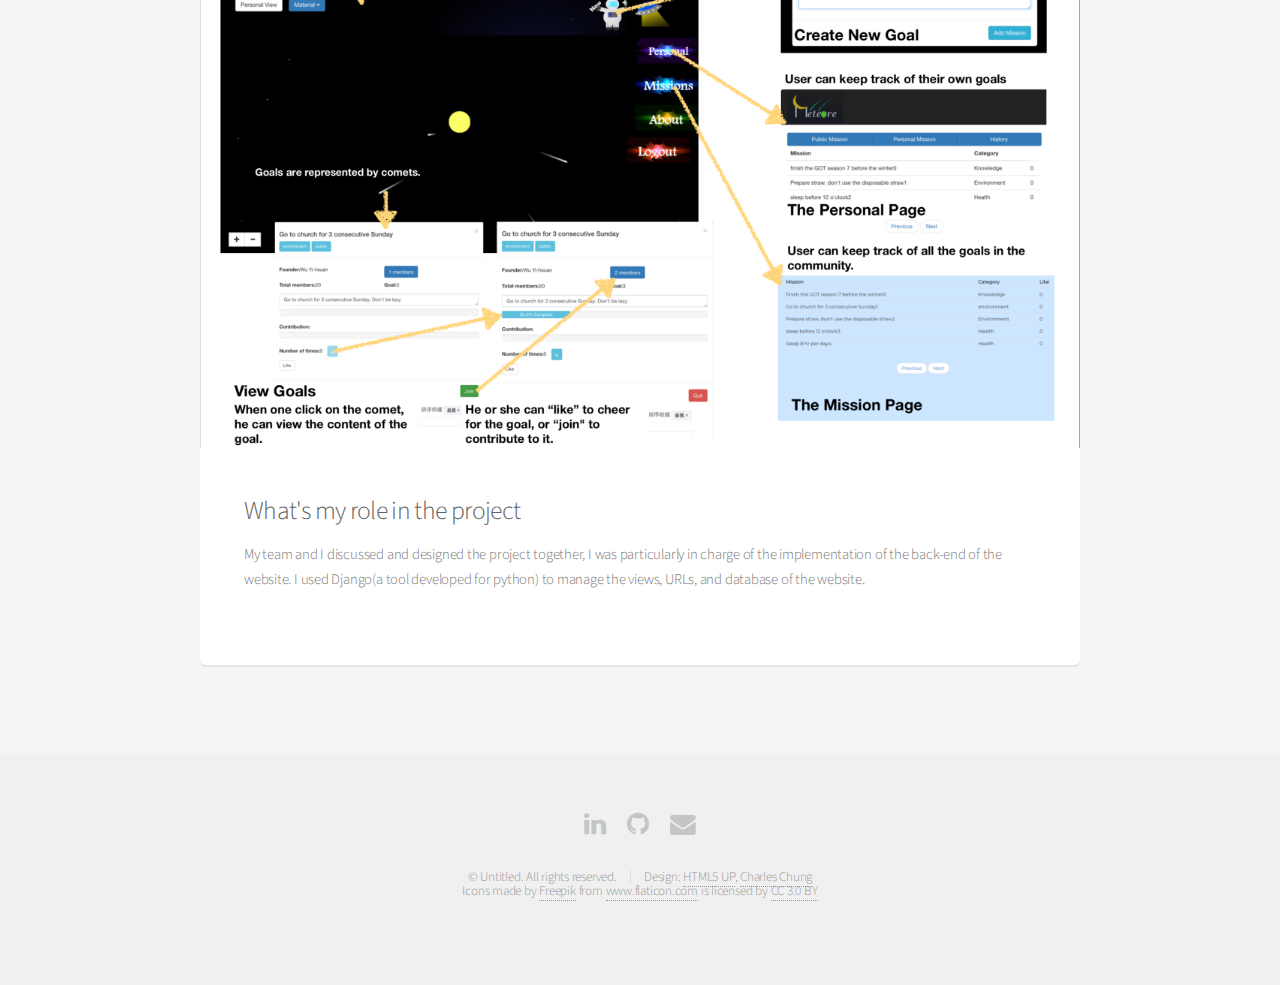
<file: Meteore.html>
<!DOCTYPE HTML>
<!--
	Alpha by HTML5 UP
	html5up.net | @ajlkn
	Free for personal and commercial use under the CCA 3.0 license (html5up.net/license)
-->
<html>
	<head>
		<title>Météore - Charles Chung</title>
		<meta charset="utf-8" />
		<meta name="viewport" content="width=device-width, initial-scale=1, user-scalable=no" />
		<link rel="stylesheet" href="assets/css/main.css" />
	</head>
	<body class="is-preload">
		<div id="page-wrapper">

			<!-- Header -->
				<header id="header">
					<h1><a href="index.html">Charles Chung</a></h1>
					<nav id="nav">
						<ul>
							<li><a href="index.html">Home</a></li>
							<li>
								<a href="#" class="icon fa-angle-down">Projects</a>
								<ul>
									<li><a href="ARNavigation.html">AR Navigation</a></li>
									<li><a href="WhoMatters.html">Who Matters</a></li>
									<li><a href="VUI.html">Charles Bot</a></li>
									<li><a href="HopeEnglish.html">Usability Evaluation</a></li>
									<li><a href="Insightgram.html">Insight-gram</a></li>
									<li><a href="KE.html">Knowledge Explorer</a></li>
								</ul>
							</li>
							<li><a href="#" class="button">繁體中文</a></li>
						</ul>
					</nav>
				</header>

			<!-- Main -->
				<section id="main" class="container">
					<header>
						<h2>Météore</h2>
						<p>Community makes a small action BIG</p>
					</header>
					<div class="box">
						<span class="image featured"><img src="images/Meteore.png" alt="" /></span>
						<h4>Project Background : Course Project</h4>
						<h4>Project semester : 2016 Fall</h4>
						<h4>Project duration : 2 months</h4>
						<h4>Project course : Social Computing Application Design</h4>
						<h4>Tools used: Python Django, Javascript, HTML, CSS</h4>
						<h4>Audience : Prople who want ot promote and sustain their goals.</h4>
						<h4>A group project</h4>
						<div class="row">
							<div class="row-6 row-12-mobilep">
								<h3>What's the issue</h3>
								<p>We often give up to pursue our goals due to lots of reasons. One of the main reason is the lack of motivation to keep a habit. Moreover, when we wish to promote a goal to persuade others to join us, say preparing straws so that reduce the use of disposable straw, we often find it difficult since we couldn’t see who are supporting us and the result instantly. These are the two issues we try to solve in the project.</p>
							</div>
							<div class="row-6 row-12-mobilep">
								<h3>How we address the issue</h3>
								<p>We design a social platform that everyone owns a planet in the galaxy. Users generated their individual or public goals and share them to the community. The goals would be represented as comets in the galaxy, everyone can cheer for other's individual goals and may join other's public goals. Our idea is that you can decorate your planet by the reward of joining and achieving goals. The detailed design is shown below.</p>
							</div>
						</div>
						<span class="image featured"><img src="images/MeteoreInteraction.png" alt="" /></span>
						<div class="row">
							<div class="row-6 row-12-mobilep">
								<h3>What's my role in the project</h3>
								<p>My team and I discussed and designed the project together, I was particularly in charge of the implementation of the back-end of the website. I used Django(a tool developed for python) to manage the views, URLs, and database of the website.</p>
							</div>
						</div>
					</div>
				</section>

			<!-- Footer -->
				<footer id="footer">
					<ul class="icons">
						<li><a href="https://www.linkedin.com/in/%E7%A5%90%E9%9C%96-%E9%8D%BE-5bb7b6164/?locale=en_US" class="icon fa-linkedin"><span class="label">Linkedin</span></a></li>
						<li><a href="https://github.com/thatcharles" class="icon fa-github"><span class="label">Github</span></a></li>
						<li><a href="mailto: that_charles@gapp.nthu.edu.tw" class="icon fa-envelope "><span class="label">Gmail</span></a></li>
					</ul>
					<ul class="copyright">
						<li>&copy; Untitled. All rights reserved.</li><li>Design: <a href="http://html5up.net">HTML5 UP</a>, <a href="#">Charles Chung</a></li><div>Icons made by <a href="https://www.freepik.com/" title="Freepik">Freepik</a> from <a href="https://www.flaticon.com/" 			    title="Flaticon">www.flaticon.com</a> is licensed by <a href="http://creativecommons.org/licenses/by/3.0/" 			    title="Creative Commons BY 3.0" target="_blank">CC 3.0 BY</a></div>
					</ul>
				</footer>
		</div>

		<!-- Scripts -->
			<script src="assets/js/jquery.min.js"></script>
			<script src="assets/js/jquery.dropotron.min.js"></script>
			<script src="assets/js/jquery.scrollex.min.js"></script>
			<script src="assets/js/browser.min.js"></script>
			<script src="assets/js/breakpoints.min.js"></script>
			<script src="assets/js/util.js"></script>
			<script src="assets/js/main.js"></script>

	</body>
</html>
</file>
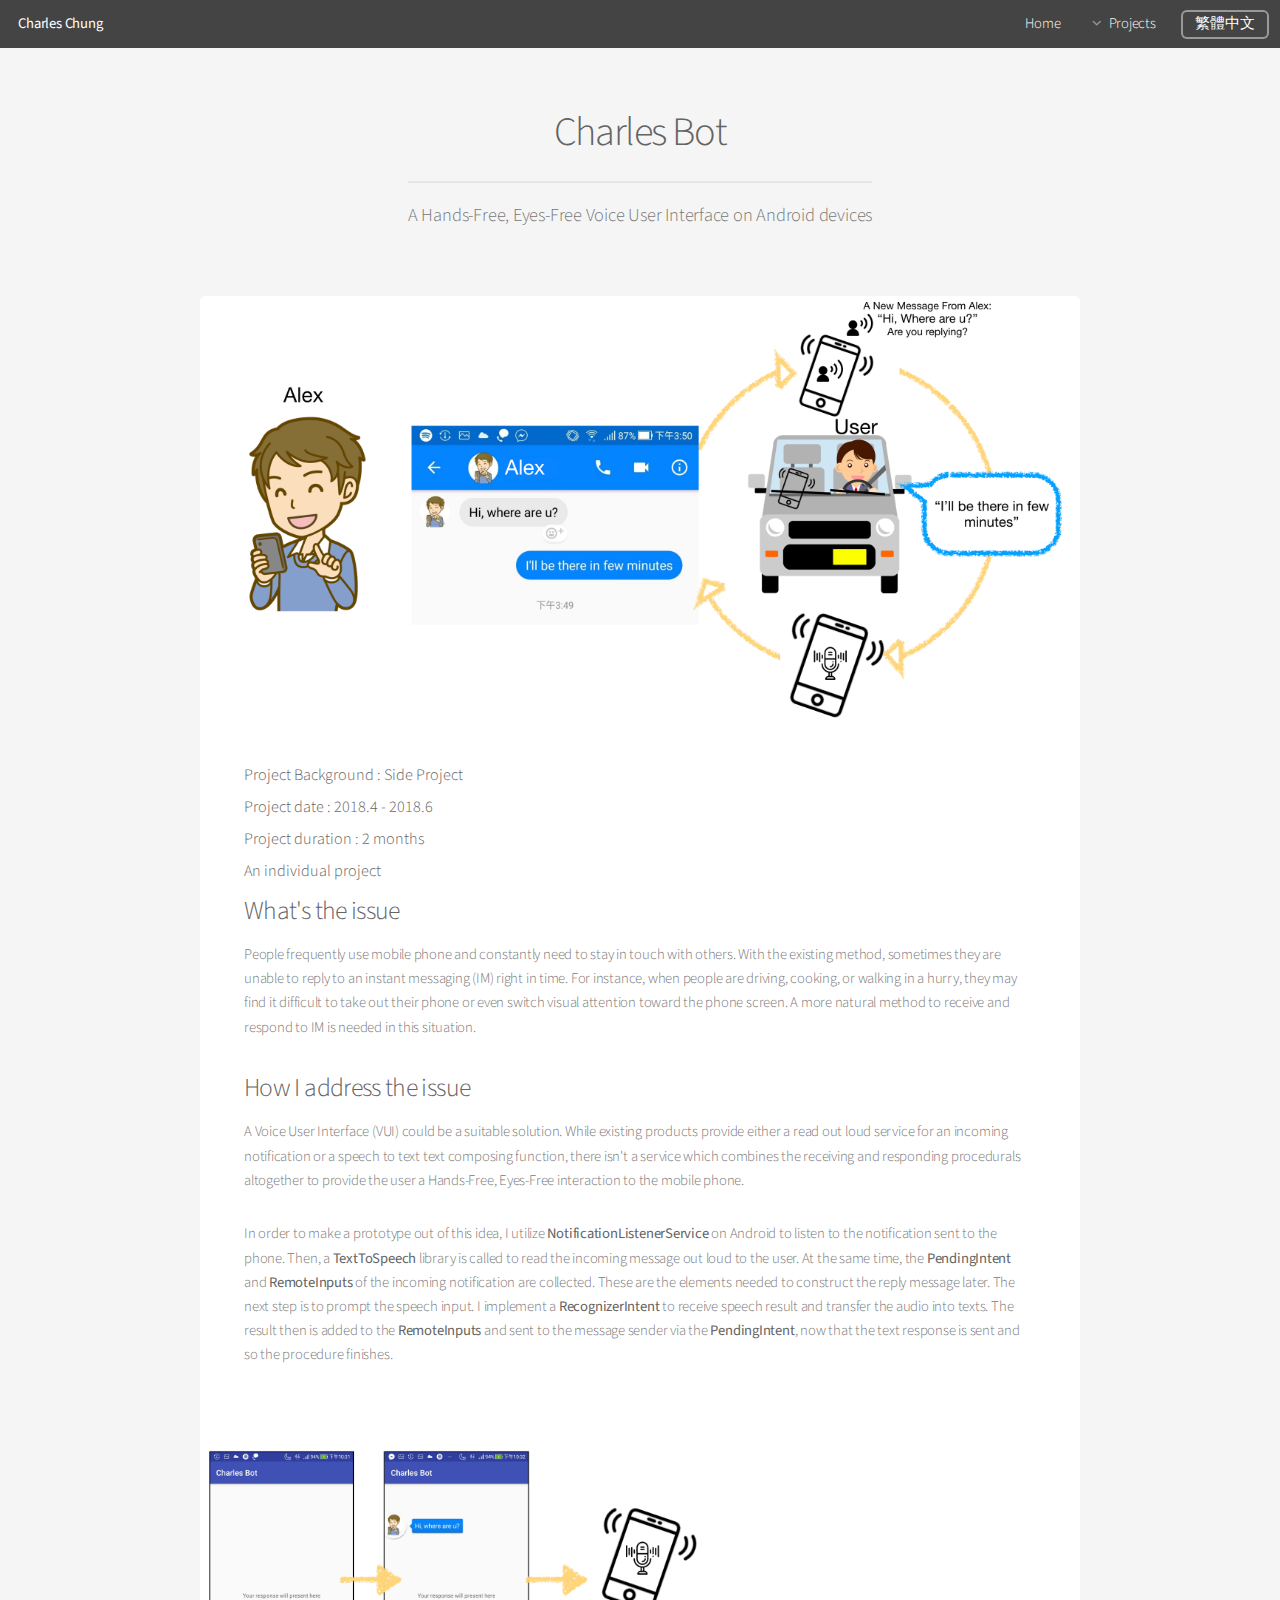
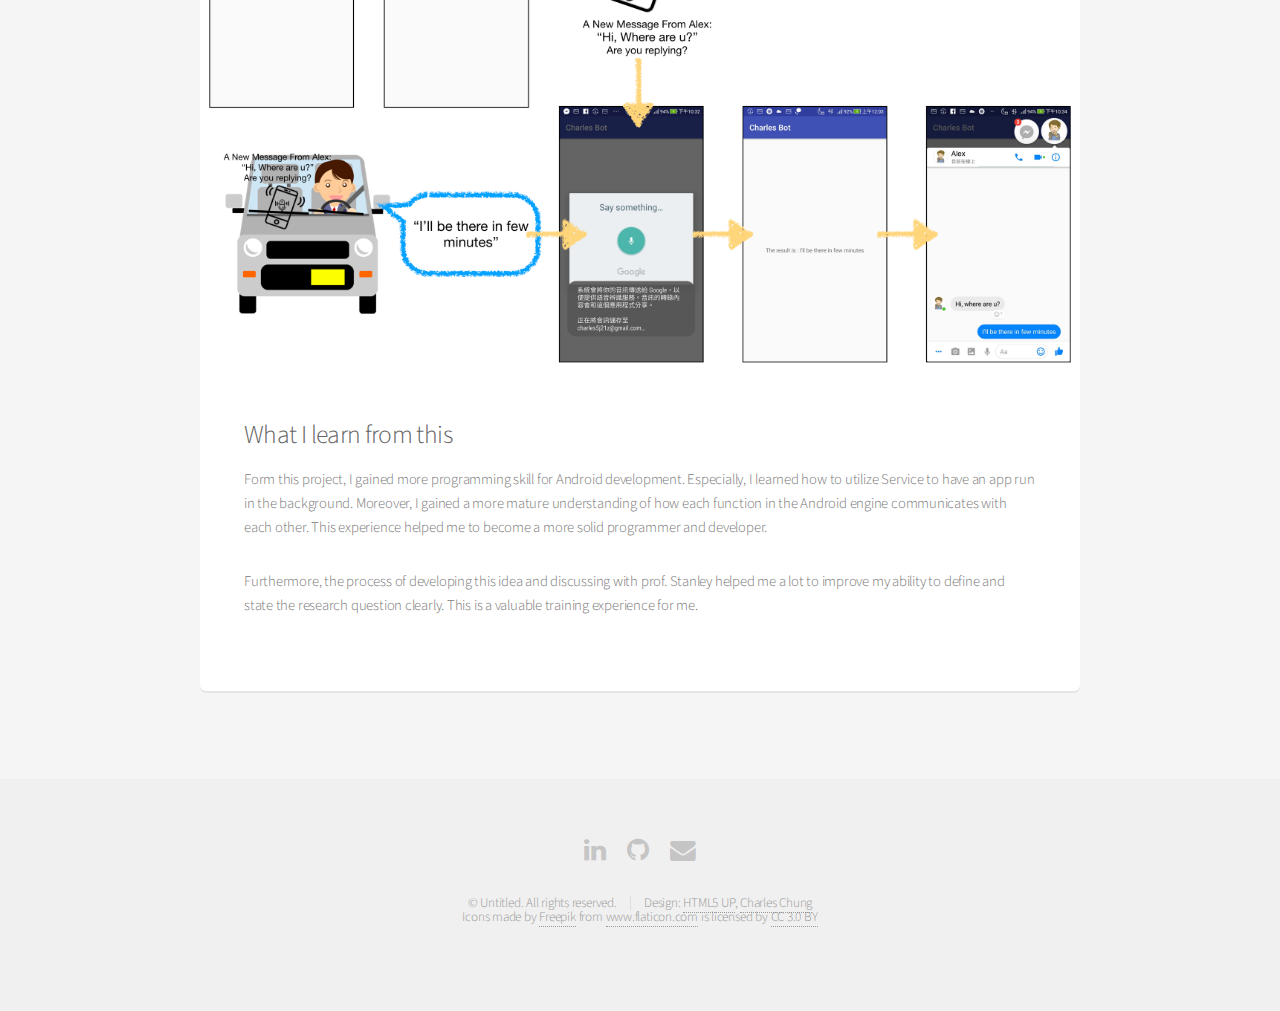
<file: VUI.html>
<!DOCTYPE HTML>
<!--
	Alpha by HTML5 UP
	html5up.net | @ajlkn
	Free for personal and commercial use under the CCA 3.0 license (html5up.net/license)
-->
<html>
	<head>
		<title>Charles Bot - Charles Chung</title>
		<meta charset="utf-8" />
		<meta name="viewport" content="width=device-width, initial-scale=1, user-scalable=no" />
		<link rel="stylesheet" href="assets/css/main.css" />
	</head>
	<body class="is-preload">
		<div id="page-wrapper">

			<!-- Header -->
				<header id="header">
					<h1><a href="index.html">Charles Chung</a></h1>
					<nav id="nav">
						<ul>
							<li><a href="index.html">Home</a></li>
							<li>
								<a href="#" class="icon fa-angle-down">Projects</a>
								<ul>
									<li><a href="ARNavigation.html">AR Navigation</a></li>
									<li><a href="WhoMatters.html">Who Matters</a></li>
									<li><a href="HopeEnglish.html">Usability Evaluation</a></li>
									<li><a href="Insightgram.html">Insight-gram</a></li>
									<li><a href="KE.html">Knowledge Explorer</a></li>
									<li><a href="Meteore.html">Météore</a></li>
								</ul>
							</li>
							<li><a href="#" class="button">繁體中文</a></li>
						</ul>
					</nav>
				</header>

			<!-- Main -->
				<section id="main" class="container">
					<header>
						<h2>Charles Bot</h2>
						<p>A Hands-Free, Eyes-Free Voice User Interface on Android devices</p>
					</header>
					<div class="box">
						<span class="image featured"><img src="images/VUIFront.png" alt="" /></span>
						<h4>Project Background : Side Project</h4>
						<h4>Project date : 2018.4 - 2018.6</h4>
						<h4>Project duration : 2 months</h4>
						<h4>An individual project</h4>
						<div class="row">
							<div class="row-6 row-12-mobilep">
								<h3>What's the issue</h3>
								<p>People frequently use mobile phone and constantly need to stay in touch with others. With the existing method, sometimes they are unable to reply to an instant messaging (IM) right in time. For instance, when people are driving, cooking, or walking in a hurry, they may find it difficult to take out their phone or even switch visual attention toward the phone screen. A more natural method to receive and respond to IM is needed in this situation.</p>
							</div>
							<div class="row-6 row-12-mobilep">
								<h3>How I address the issue</h3>
								<p>A Voice User Interface (VUI) could be a suitable solution. While existing products provide either a read out loud service for an incoming notification or a speech to text text composing function, there isn't a service which combines the receiving and responding procedurals altogether to provide the user a Hands-Free, Eyes-Free interaction to the mobile phone.</p>
								<p>In order to make a prototype out of this idea, I utilize <b>NotificationListenerService</b> on Android to listen to the notification sent to the phone. Then, a <b>TextToSpeech</b> library is called to read the incoming message out loud to the user. At the same time, the <b>PendingIntent</b> and <b>RemoteInputs</b> of the incoming notification are collected. These are the elements needed to construct the reply message later. The next step is to prompt the speech input. I implement a <b>RecognizerIntent</b> to receive speech result and transfer the audio into texts. The result then is added to the <b>RemoteInputs</b> and sent to the message sender via the <b>PendingIntent</b>, now that the text response is sent and so the procedure finishes.</p>
							</div>
						</div>
						<span class="image featured"><img src="images/VUIImage.png" alt="" /></span>
						<div class="row">
							<div class="row-6 row-12-mobilep">
								<h3>What I learn from this</h3>
								<p>Form this project, I gained more programming skill for Android development. Especially, I learned how to utilize Service to have an app run in the background. Moreover, I gained a more mature understanding of how each function in the Android engine communicates with each other. This experience helped me to become a more solid programmer and developer.</p>
								<p>Furthermore, the process of developing this idea and discussing with prof. Stanley helped me a lot to improve my ability to define and state the research question clearly. This is a valuable training experience for me.</p>
							</div>
						</div>
					</div>
				</section>

			<!-- Footer -->
				<footer id="footer">
					<ul class="icons">
						<li><a href="https://www.linkedin.com/in/%E7%A5%90%E9%9C%96-%E9%8D%BE-5bb7b6164/?locale=en_US" class="icon fa-linkedin"><span class="label">Linkedin</span></a></li>
						<li><a href="https://github.com/thatcharles" class="icon fa-github"><span class="label">Github</span></a></li>
						<li><a href="mailto: that_charles@gapp.nthu.edu.tw" class="icon fa-envelope "><span class="label">Gmail</span></a></li>
					</ul>
					<ul class="copyright">
						<li>&copy; Untitled. All rights reserved.</li><li>Design: <a href="http://html5up.net">HTML5 UP</a>, <a href="#">Charles Chung</a></li><div>Icons made by <a href="https://www.freepik.com/" title="Freepik">Freepik</a> from <a href="https://www.flaticon.com/" 			    title="Flaticon">www.flaticon.com</a> is licensed by <a href="http://creativecommons.org/licenses/by/3.0/" 			    title="Creative Commons BY 3.0" target="_blank">CC 3.0 BY</a></div>
					</ul>
				</footer>

		</div>

		<!-- Scripts -->
			<script src="assets/js/jquery.min.js"></script>
			<script src="assets/js/jquery.dropotron.min.js"></script>
			<script src="assets/js/jquery.scrollex.min.js"></script>
			<script src="assets/js/browser.min.js"></script>
			<script src="assets/js/breakpoints.min.js"></script>
			<script src="assets/js/util.js"></script>
			<script src="assets/js/main.js"></script>

	</body>
</html>
</file>
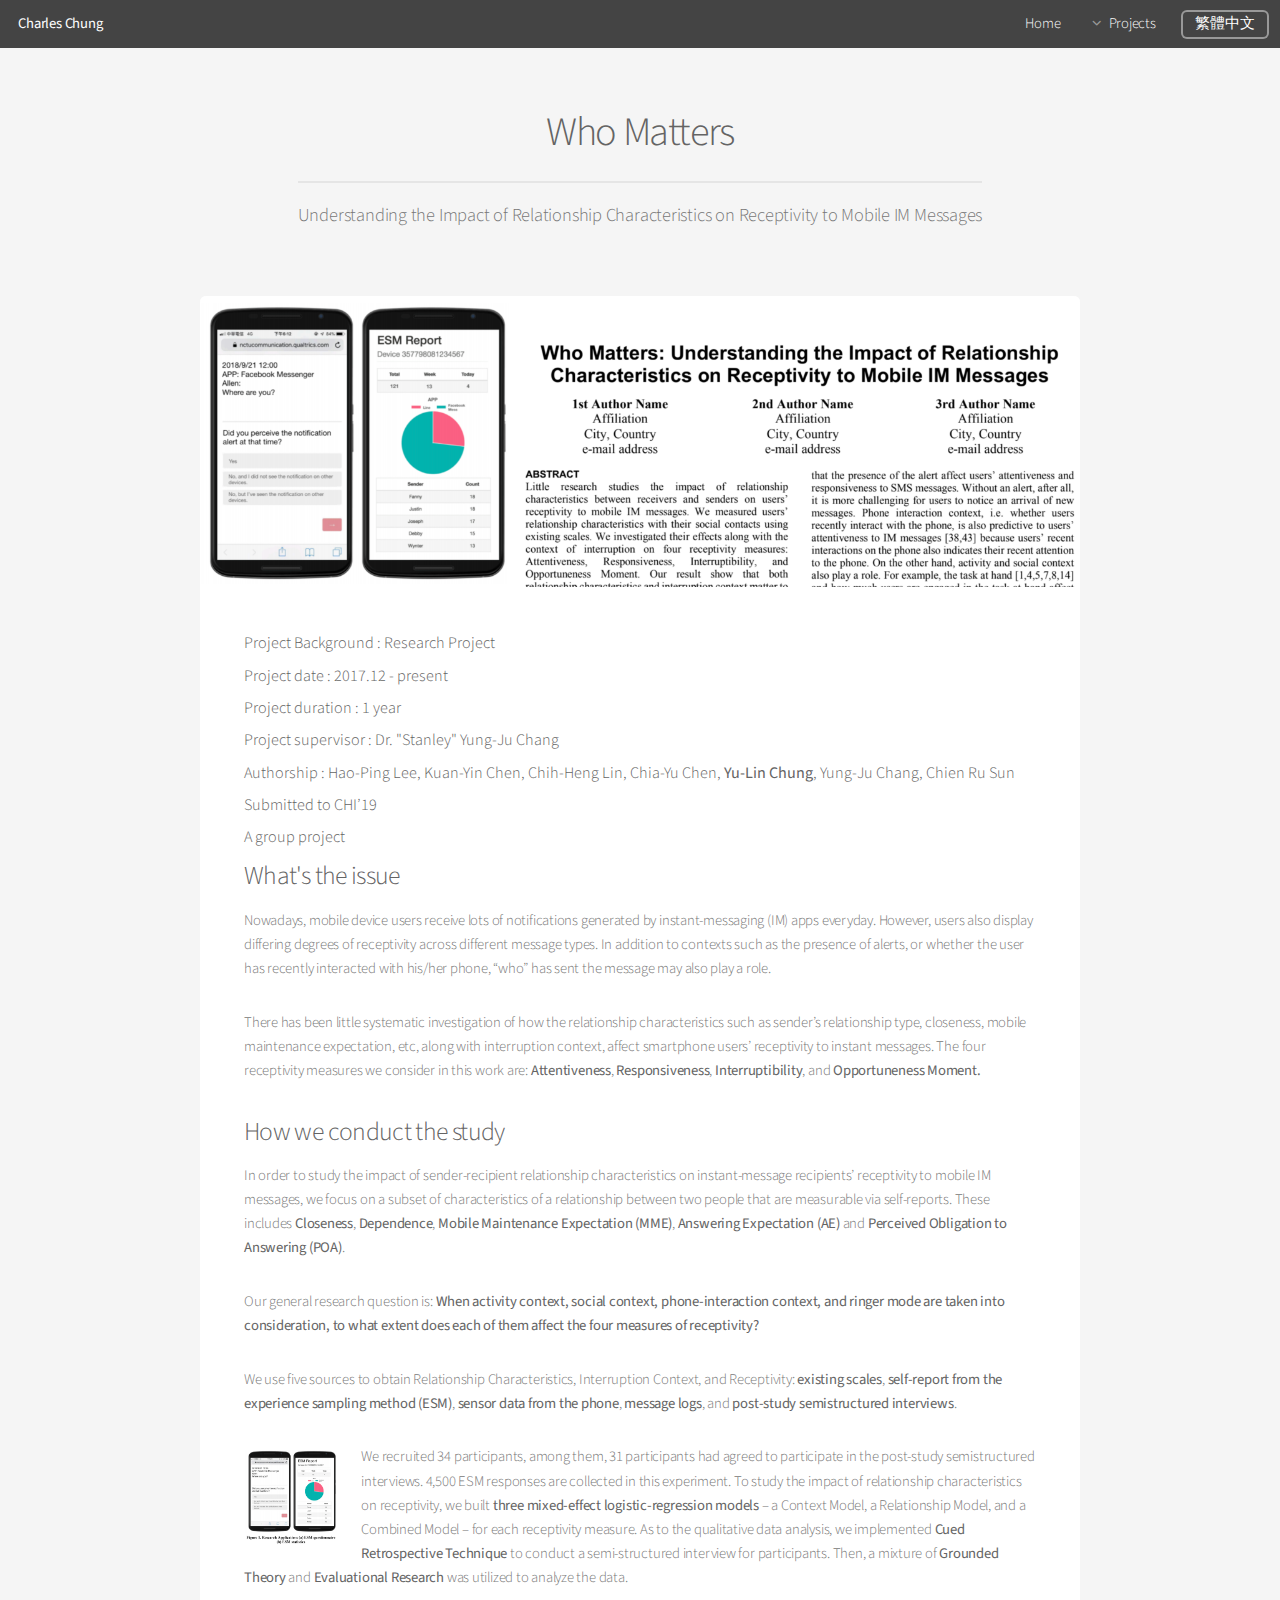
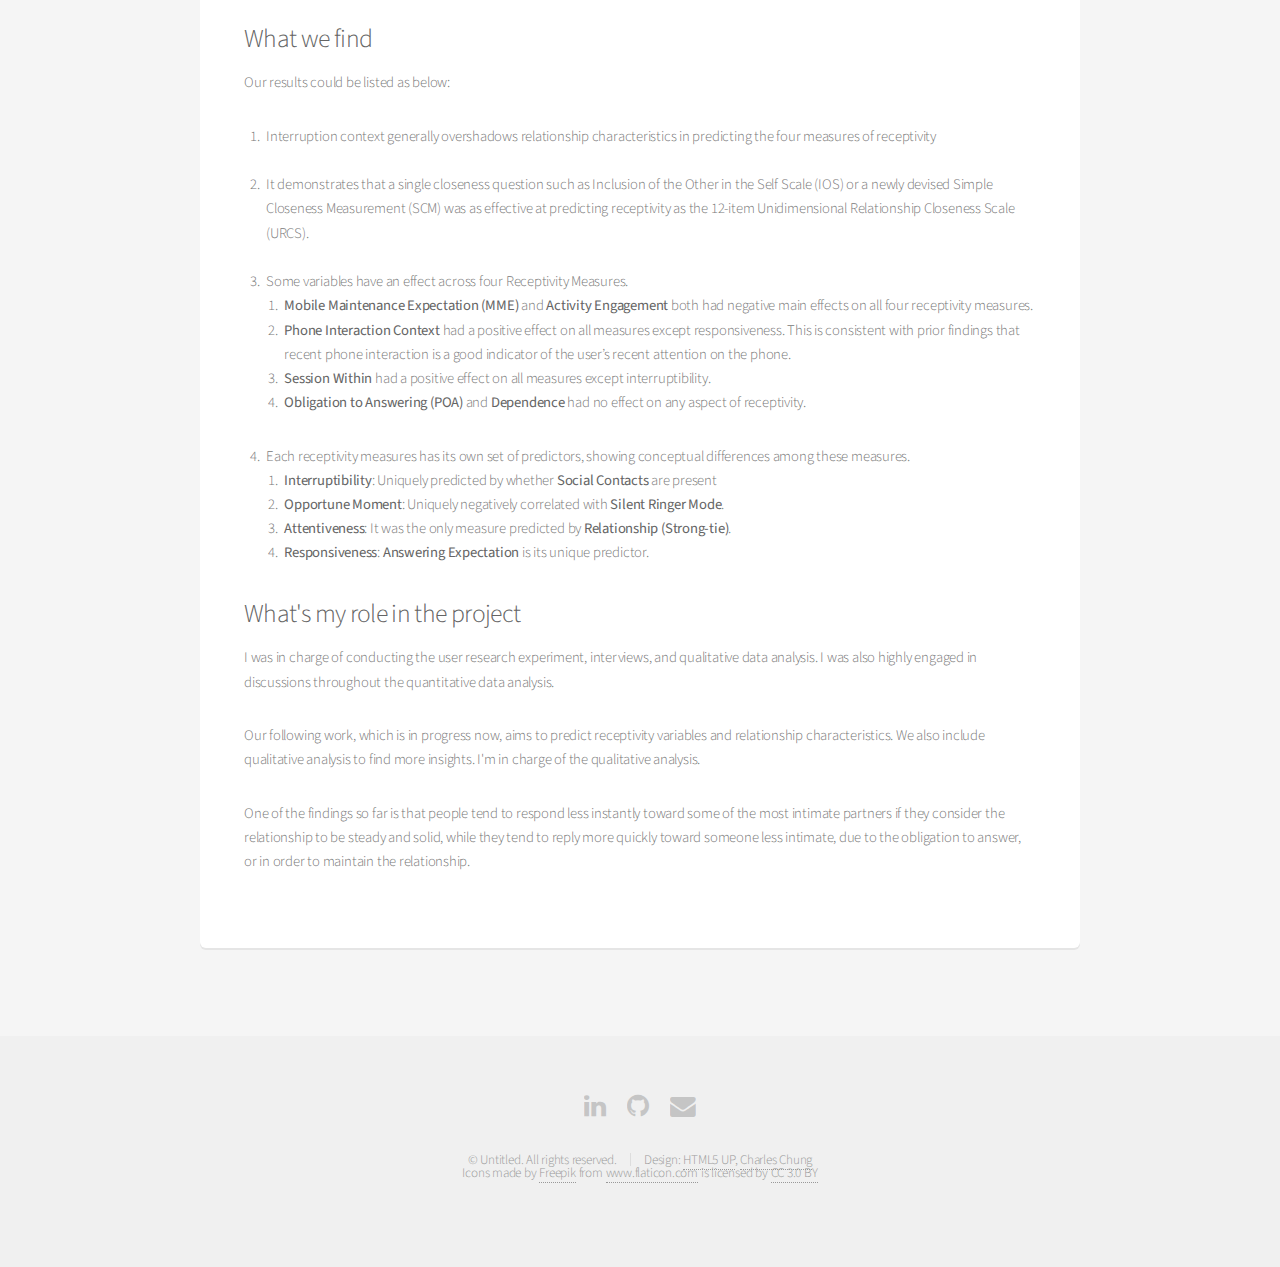
<file: WhoMatters.html>
<!DOCTYPE HTML>
<!--
	Alpha by HTML5 UP
	html5up.net | @ajlkn
	Free for personal and commercial use under the CCA 3.0 license (html5up.net/license)
-->
<html>
	<head>
		<title>Who Matters - Charles Chung</title>
		<meta charset="utf-8" />
		<meta name="viewport" content="width=device-width, initial-scale=1, user-scalable=no" />
		<link rel="stylesheet" href="assets/css/main.css" />
	</head>
	<body class="is-preload">
		<div id="page-wrapper">

			<!-- Header -->
				<header id="header">
					<h1><a href="index.html">Charles Chung</a></h1>
					<nav id="nav">
						<ul>
							<li><a href="index.html">Home</a></li>
							<li>
								<a href="#" class="icon fa-angle-down">Projects</a>
								<ul>
									<li><a href="ARNavigation.html">AR Navigation</a></li>
									<li><a href="VUI.html">Charles Bot</a></li>
									<li><a href="HopeEnglish.html">Usability Evaluation</a></li>
									<li><a href="Insightgram.html">Insight-gram</a></li>
									<li><a href="KE.html">Knowledge Explorer</a></li>
									<li><a href="Meteore.html">Météore</a></li>
								</ul>
							</li>
							<li><a href="#" class="button">繁體中文</a></li>
						</ul>
					</nav>
				</header>

			<!-- Main -->
				<section id="main" class="container">
					<header>
						<h2>Who Matters</h2>
						<p>Understanding the Impact of Relationship Characteristics on Receptivity to Mobile IM Messages</p>
					</header>
					<div class="box">
						<span class="image featured"><img src="images/WhoMatters.png" alt="" /></span>
						<h4>Project Background : Research Project</h4>
						<h4>Project date : 2017.12 - present</h4>
						<h4>Project duration : 1 year</h4>
						<h4>Project supervisor : Dr. "Stanley" Yung-Ju Chang </h4>
						<h4>Authorship : Hao-Ping Lee, Kuan-Yin Chen, Chih-Heng Lin, Chia-Yu Chen, <b>Yu-Lin Chung</b>, Yung-Ju Chang, Chien Ru Sun</h4>
						<h4>Submitted to CHI’19</h4>
						<h4>A group project</h4>
						<div class="row">
							<div class="row-6 row-12-mobilep">
								<h3>What's the issue</h3>
								<p>Nowadays, mobile device users receive lots of notifications generated by instant-messaging (IM) apps everyday. However, users also display differing degrees of receptivity across different message types. In addition to contexts such as the presence of alerts, or whether the user has recently interacted with his/her phone, “who” has sent the message may also play a role.</p>
								<P>There has been little systematic investigation of how the relationship characteristics such as sender’s relationship type, closeness, mobile maintenance expectation, etc, along with interruption context, affect smartphone users’ receptivity to instant messages. The four receptivity measures we consider in this work are: <b>Attentiveness</b>, <b>Responsiveness</b>, <b>Interruptibility</b>, and <b>Opportuneness Moment.</b></p>
							</div>
							<div class="row-6 row-12-mobilep">
								<h3>How we conduct the study</h3>
								<p>In order to study the impact of sender-recipient relationship characteristics on instant-message recipients’ receptivity to mobile IM messages, we focus on a subset of characteristics of a relationship between two people that are measurable via self-reports. These includes <b>Closeness</b>, <b>Dependence</b>, <b>Mobile Maintenance Expectation (MME)</b>, <b>Answering Expectation (AE)</b> and <b>Perceived Obligation to Answering (POA)</b>.
								<p>Our general research question is: <b>When activity context, social context, phone-interaction context, and ringer mode are taken into consideration, to what extent does each of them affect the four measures of receptivity?</b></p>
								<P>We use five sources to obtain Relationship Characteristics, Interruption Context, and Receptivity: <b>existing scales</b>, <b>self-report from the experience sampling method (ESM)</b>, <b>sensor data from the phone</b>, <b>message logs</b>, and <b>post-study semistructured interviews</b>.</p>
								<p><img class="image left round" src="images/esm.png" alt=""/>We recruited 34 participants, among them, 31 participants had agreed to participate in the post-study semistructured interviews. 4,500 ESM responses are collected in this experiment. To study the impact of relationship characteristics on receptivity, we built <b>three mixed-effect logistic-regression models</b> – a Context Model, a Relationship Model, and a Combined Model – for each receptivity measure. As to the qualitative data analysis, we implemented <b>Cued Retrospective Technique</b> to conduct a semi-structured interview for participants. Then, a mixture of <b>Grounded Theory</b> and <b>Evaluational Research</b> was utilized to analyze the data.</p>
							</div>
							<div class="row-6 row-12-mobilep">
								<h3>What we find</h3>
								<p>Our results could be listed as below:</p>

								<ol>
									<li>Interruption context generally overshadows relationship characteristics in predicting the four measures of receptivity</li>
									<br>
									<li>It demonstrates that a single closeness question such as Inclusion of the Other in the Self Scale (IOS) or a newly devised Simple Closeness Measurement (SCM) was as effective at predicting receptivity as the 12-item Unidimensional Relationship Closeness Scale (URCS).</li>
									<br>
									<li>Some variables have an effect across four Receptivity Measures. </li>
										<ol>
											<li><b>Mobile Maintenance Expectation (MME)</b> and <b>Activity Engagement</b> both had negative main effects on all four receptivity measures.</li>
											<li><b>Phone Interaction Context</b> had a positive effect on all measures except responsiveness. This is consistent with prior findings that recent phone interaction is a good indicator of the user’s recent attention on the phone.</li>
											<li><b>Session Within</b> had a positive effect on all measures except interruptibility.</li>
											<li><b>Obligation to Answering (POA)</b> and <b>Dependence</b> had no effect on any aspect of receptivity.</li>
										</ol>
									<li>Each receptivity measures has its own set of predictors, showing conceptual differences among these measures.</li>
										<ol>
											<li><b>Interruptibility</b>: Uniquely predicted by whether <b>Social Contacts</b> are present</li>
											<li><b>Opportune Moment</b>: Uniquely negatively correlated with <b>Silent Ringer Mode</b>. </li>
											<li><b>Attentiveness</b>: It was the only measure predicted by <b>Relationship (Strong-tie)</b>.</li>
											<li><b>Responsiveness</b>: <b>Answering Expectation</b> is its unique predictor.</li>
										</ol>
								</ol>
							</div>
						</div>
						<!--span class="image featured"><img src="images/" alt="" /></span-->
						<div class="row">
							<div class="row-6 row-12-mobilep">
								<h3>What's my role in the project</h3>
								<p>I was in charge of conducting the user research experiment, interviews, and qualitative data analysis. I was also highly engaged in discussions throughout the quantitative data analysis.</p>
								<p>Our following work, which is in progress now, aims to predict receptivity variables and relationship characteristics. We also include qualitative analysis to find more insights. I'm in charge of the qualitative analysis.</p>
								<p>One of the findings so far is that people tend to respond less instantly toward some of the most intimate partners if they consider the relationship to be steady and solid, while they tend to reply more quickly toward someone less intimate, due to the obligation to answer, or in order to maintain the relationship.</p>
							</div>
						</div>
					</div>
				</section>

			<!-- Footer -->
				<footer id="footer">
					<ul class="icons">
						<li><a href="https://www.linkedin.com/in/%E7%A5%90%E9%9C%96-%E9%8D%BE-5bb7b6164/?locale=en_US" class="icon fa-linkedin"><span class="label">Linkedin</span></a></li>
						<li><a href="https://github.com/thatcharles" class="icon fa-github"><span class="label">Github</span></a></li>
						<li><a href="mailto: that_charles@gapp.nthu.edu.tw" class="icon fa-envelope "><span class="label">Gmail</span></a></li>
					</ul>
					<ul class="copyright">
						<li>&copy; Untitled. All rights reserved.</li><li>Design: <a href="http://html5up.net">HTML5 UP</a>, <a href="#">Charles Chung</a></li><div>Icons made by <a href="https://www.freepik.com/" title="Freepik">Freepik</a> from <a href="https://www.flaticon.com/" 			    title="Flaticon">www.flaticon.com</a> is licensed by <a href="http://creativecommons.org/licenses/by/3.0/" 			    title="Creative Commons BY 3.0" target="_blank">CC 3.0 BY</a></div>
					</ul>
				</footer>

		</div>

		<!-- Scripts -->
			<script src="assets/js/jquery.min.js"></script>
			<script src="assets/js/jquery.dropotron.min.js"></script>
			<script src="assets/js/jquery.scrollex.min.js"></script>
			<script src="assets/js/browser.min.js"></script>
			<script src="assets/js/breakpoints.min.js"></script>
			<script src="assets/js/util.js"></script>
			<script src="assets/js/main.js"></script>

	</body>
</html>
</file>
<file: assets/css/main.css>
@import url("font-awesome.min.css");
@import url("https://fonts.googleapis.com/css?family=Source+Sans+Pro:300,400,300italic,400italic");

/*
	Alpha by HTML5 UP
	html5up.net | @ajlkn
	Free for personal and commercial use under the CCA 3.0 license (html5up.net/license)
*/

/* Reset */

/* Based on meyerweb.com/eric/tools/css/reset (v2.0 | 20110126 | License: public domain) */

	html, body, div, span, applet, object,
	iframe, h1, h2, h3, h4, h5, h6, p, blockquote,
	pre, a, abbr, acronym, address, big, cite,
	code, del, dfn, em, img, ins, kbd, q, s, samp,
	small, strike, strong, sub, sup, tt, var, b,
	u, i, center, dl, dt, dd, ol, ul, li, fieldset,
	form, label, legend, table, caption, tbody,
	tfoot, thead, tr, th, td, article, aside,
	canvas, details, embed, figure, figcaption,
	footer, header, hgroup, menu, nav, output, ruby,
	section, summary, time, mark, audio, video {
		margin: 0;
		padding: 0;
		border: 0;
		font-size: 100%;
		font: inherit;
		vertical-align: baseline;
	}

	article, aside, details, figcaption, figure,
	footer, header, hgroup, menu, nav, section {
		display: block;
	}

	body {
		line-height: 1;
	}

	ol, ul {
		list-style: none;
	}

	blockquote, q {
		quotes: none;
	}

		blockquote:before, blockquote:after, q:before, q:after {
			content: '';
			content: none;
		}

	table {
		border-collapse: collapse;
		border-spacing: 0;
	}

	body {
		-webkit-text-size-adjust: none;
	}

	mark {
		background-color: transparent;
		color: inherit;
	}

	input::-moz-focus-inner {
		border: 0;
		padding: 0;
	}

	input, select, textarea {
		-moz-appearance: none;
		-webkit-appearance: none;
		-ms-appearance: none;
		appearance: none;
	}

/* Basic */

	@-ms-viewport {
		width: device-width;
	}

	body {
		-ms-overflow-style: scrollbar;
	}

	@media screen and (max-width: 480px) {

		html, body {
			min-width: 320px;
		}

	}

	html {
		box-sizing: border-box;
	}

	*, *:before, *:after {
		box-sizing: inherit;
	}

	body {
		background: #f5f5f5;
	}

	body, input, select, textarea {
		color: #777;
		font-family: "Source Sans Pro", sans-serif;
		font-size: 16pt;
		font-weight: 300;
		line-height: 1.65em;
		letter-spacing: -0.015em;
	}

	a {
		-moz-transition: color 0.2s ease-in-out, border-bottom-color 0.2s ease-in-out;
		-webkit-transition: color 0.2s ease-in-out, border-bottom-color 0.2s ease-in-out;
		-ms-transition: color 0.2s ease-in-out, border-bottom-color 0.2s ease-in-out;
		transition: color 0.2s ease-in-out, border-bottom-color 0.2s ease-in-out;
		border-bottom: dotted 1px;
		color: #e89980;
		text-decoration: none;
	}

		a:hover {
			border-bottom-color: transparent;
		}

	strong, b {
		color: #646464;
		font-weight: 400;
	}

	em, i {
		font-style: italic;
	}

	p {
		margin: 0 0 2em 0;
	}

	h1, h2, h3, h4, h5, h6 {
		color: #646464;
		font-weight: 300;
		line-height: 1em;
		margin: 0 0 0.5em 0;
	}

		h1 a, h2 a, h3 a, h4 a, h5 a, h6 a {
			color: inherit;
			text-decoration: none;
		}

	h2 {
		font-size: 2.25em;
		line-height: 1.5em;
		letter-spacing: -0.035em;
	}

	h3 {
		font-size: 1.75em;
		line-height: 1.5em;
		letter-spacing: -0.025em;
	}

	h4 {
		font-size: 1.1em;
		line-height: 1.5em;
		letter-spacing: 0;
	}

	h5 {
		font-size: 0.9em;
		line-height: 1.5em;
		letter-spacing: 0;
	}

	h6 {
		font-size: 0.7em;
		line-height: 1.5em;
		letter-spacing: 0;
	}

	sub {
		font-size: 0.8em;
		position: relative;
		top: 0.5em;
	}

	sup {
		font-size: 0.8em;
		position: relative;
		top: -0.5em;
	}

	hr {
		border: 0;
		border-bottom: solid 2px #e5e5e5;
		margin: 2em 0;
	}

		hr.major {
			margin: 3em 0;
		}

	blockquote {
		border-left: solid 4px #e5e5e5;
		font-style: italic;
		margin: 0 0 2em 0;
		padding: 0.5em 0 0.5em 2em;
	}

	pre {
		-webkit-overflow-scrolling: touch;
		background: #f8f8f8;
		border-radius: 6px;
		border: solid 1px #e5e5e5;
		font-family: monospace;
		font-size: 0.9em;
		line-height: 1.75em;
		margin: 0 0 2em 0;
		overflow-x: auto;
		padding: 1em 1.5em;
	}

	code {
		background: #f8f8f8;
		border-radius: 6px;
		border: solid 1px #e5e5e5;
		font-family: monospace;
		font-size: 0.9em;
		margin: 0 0.25em;
		padding: 0.25em 0.65em;
	}

	.align-left {
		text-align: left;
	}

	.align-center {
		text-align: center;
	}

	.align-right {
		text-align: right;
	}

/* Row */

	.row {
		display: flex;
		flex-wrap: wrap;
		box-sizing: border-box;
		align-items: stretch;
	}

		.row > * {
			box-sizing: border-box;
		}

		.row.gtr-uniform > * > :last-child {
			margin-bottom: 0;
		}

		.row.aln-left {
			justify-content: flex-start;
		}

		.row.aln-center {
			justify-content: center;
		}

		.row.aln-right {
			justify-content: flex-end;
		}

		.row.aln-top {
			align-items: flex-start;
		}

		.row.aln-middle {
			align-items: center;
		}

		.row.aln-bottom {
			align-items: flex-end;
		}

		.row > .imp {
			order: -1;
		}

		.row > .col-1 {
			width: 8.3333333333%;
		}

		.row > .off-1 {
			margin-left: 8.3333333333%;
		}

		.row > .col-2 {
			width: 16.6666666667%;
		}

		.row > .off-2 {
			margin-left: 16.6666666667%;
		}

		.row > .col-3 {
			width: 25%;
		}

		.row > .off-3 {
			margin-left: 25%;
		}

		.row > .col-4 {
			width: 33.3333333333%;
		}

		.row > .off-4 {
			margin-left: 33.3333333333%;
		}

		.row > .col-5 {
			width: 41.6666666667%;
		}

		.row > .off-5 {
			margin-left: 41.6666666667%;
		}

		.row > .col-6 {
			width: 50%;
		}

		.row > .off-6 {
			margin-left: 50%;
		}

		.row > .col-7 {
			width: 58.3333333333%;
		}

		.row > .off-7 {
			margin-left: 58.3333333333%;
		}

		.row > .col-8 {
			width: 66.6666666667%;
		}

		.row > .off-8 {
			margin-left: 66.6666666667%;
		}

		.row > .col-9 {
			width: 75%;
		}

		.row > .off-9 {
			margin-left: 75%;
		}

		.row > .col-10 {
			width: 83.3333333333%;
		}

		.row > .off-10 {
			margin-left: 83.3333333333%;
		}

		.row > .col-11 {
			width: 91.6666666667%;
		}

		.row > .off-11 {
			margin-left: 91.6666666667%;
		}

		.row > .col-12 {
			width: 100%;
		}

		.row > .off-12 {
			margin-left: 100%;
		}

		.row.gtr-0 {
			margin-top: 0;
			margin-left: 0em;
		}

			.row.gtr-0 > * {
				padding: 0 0 0 0em;
			}

			.row.gtr-0.gtr-uniform {
				margin-top: 0em;
			}

				.row.gtr-0.gtr-uniform > * {
					padding-top: 0em;
				}

		.row.gtr-25 {
			margin-top: 0;
			margin-left: -0.5em;
		}

			.row.gtr-25 > * {
				padding: 0 0 0 0.5em;
			}

			.row.gtr-25.gtr-uniform {
				margin-top: -0.5em;
			}

				.row.gtr-25.gtr-uniform > * {
					padding-top: 0.5em;
				}

		.row.gtr-50 {
			margin-top: 0;
			margin-left: -1em;
		}

			.row.gtr-50 > * {
				padding: 0 0 0 1em;
			}

			.row.gtr-50.gtr-uniform {
				margin-top: -1em;
			}

				.row.gtr-50.gtr-uniform > * {
					padding-top: 1em;
				}

		.row {
			margin-top: 0;
			margin-left: -2em;
		}

			.row > * {
				padding: 0 0 0 2em;
			}

			.row.gtr-uniform {
				margin-top: -2em;
			}

				.row.gtr-uniform > * {
					padding-top: 2em;
				}

		.row.gtr-150 {
			margin-top: 0;
			margin-left: -3em;
		}

			.row.gtr-150 > * {
				padding: 0 0 0 3em;
			}

			.row.gtr-150.gtr-uniform {
				margin-top: -3em;
			}

				.row.gtr-150.gtr-uniform > * {
					padding-top: 3em;
				}

		.row.gtr-200 {
			margin-top: 0;
			margin-left: -4em;
		}

			.row.gtr-200 > * {
				padding: 0 0 0 4em;
			}

			.row.gtr-200.gtr-uniform {
				margin-top: -4em;
			}

				.row.gtr-200.gtr-uniform > * {
					padding-top: 4em;
				}

		@media screen and (max-width: 1680px) {

			.row {
				display: flex;
				flex-wrap: wrap;
				box-sizing: border-box;
				align-items: stretch;
			}

				.row > * {
					box-sizing: border-box;
				}

				.row.gtr-uniform > * > :last-child {
					margin-bottom: 0;
				}

				.row.aln-left {
					justify-content: flex-start;
				}

				.row.aln-center {
					justify-content: center;
				}

				.row.aln-right {
					justify-content: flex-end;
				}

				.row.aln-top {
					align-items: flex-start;
				}

				.row.aln-middle {
					align-items: center;
				}

				.row.aln-bottom {
					align-items: flex-end;
				}

				.row > .imp-wide {
					order: -1;
				}

				.row > .col-1-wide {
					width: 8.3333333333%;
				}

				.row > .off-1-wide {
					margin-left: 8.3333333333%;
				}

				.row > .col-2-wide {
					width: 16.6666666667%;
				}

				.row > .off-2-wide {
					margin-left: 16.6666666667%;
				}

				.row > .col-3-wide {
					width: 25%;
				}

				.row > .off-3-wide {
					margin-left: 25%;
				}

				.row > .col-4-wide {
					width: 33.3333333333%;
				}

				.row > .off-4-wide {
					margin-left: 33.3333333333%;
				}

				.row > .col-5-wide {
					width: 41.6666666667%;
				}

				.row > .off-5-wide {
					margin-left: 41.6666666667%;
				}

				.row > .col-6-wide {
					width: 50%;
				}

				.row > .off-6-wide {
					margin-left: 50%;
				}

				.row > .col-7-wide {
					width: 58.3333333333%;
				}

				.row > .off-7-wide {
					margin-left: 58.3333333333%;
				}

				.row > .col-8-wide {
					width: 66.6666666667%;
				}

				.row > .off-8-wide {
					margin-left: 66.6666666667%;
				}

				.row > .col-9-wide {
					width: 75%;
				}

				.row > .off-9-wide {
					margin-left: 75%;
				}

				.row > .col-10-wide {
					width: 83.3333333333%;
				}

				.row > .off-10-wide {
					margin-left: 83.3333333333%;
				}

				.row > .col-11-wide {
					width: 91.6666666667%;
				}

				.row > .off-11-wide {
					margin-left: 91.6666666667%;
				}

				.row > .col-12-wide {
					width: 100%;
				}

				.row > .off-12-wide {
					margin-left: 100%;
				}

				.row.gtr-0 {
					margin-top: 0;
					margin-left: 0em;
				}

					.row.gtr-0 > * {
						padding: 0 0 0 0em;
					}

					.row.gtr-0.gtr-uniform {
						margin-top: 0em;
					}

						.row.gtr-0.gtr-uniform > * {
							padding-top: 0em;
						}

				.row.gtr-25 {
					margin-top: 0;
					margin-left: -0.5em;
				}

					.row.gtr-25 > * {
						padding: 0 0 0 0.5em;
					}

					.row.gtr-25.gtr-uniform {
						margin-top: -0.5em;
					}

						.row.gtr-25.gtr-uniform > * {
							padding-top: 0.5em;
						}

				.row.gtr-50 {
					margin-top: 0;
					margin-left: -1em;
				}

					.row.gtr-50 > * {
						padding: 0 0 0 1em;
					}

					.row.gtr-50.gtr-uniform {
						margin-top: -1em;
					}

						.row.gtr-50.gtr-uniform > * {
							padding-top: 1em;
						}

				.row {
					margin-top: 0;
					margin-left: -2em;
				}

					.row > * {
						padding: 0 0 0 2em;
					}

					.row.gtr-uniform {
						margin-top: -2em;
					}

						.row.gtr-uniform > * {
							padding-top: 2em;
						}

				.row.gtr-150 {
					margin-top: 0;
					margin-left: -3em;
				}

					.row.gtr-150 > * {
						padding: 0 0 0 3em;
					}

					.row.gtr-150.gtr-uniform {
						margin-top: -3em;
					}

						.row.gtr-150.gtr-uniform > * {
							padding-top: 3em;
						}

				.row.gtr-200 {
					margin-top: 0;
					margin-left: -4em;
				}

					.row.gtr-200 > * {
						padding: 0 0 0 4em;
					}

					.row.gtr-200.gtr-uniform {
						margin-top: -4em;
					}

						.row.gtr-200.gtr-uniform > * {
							padding-top: 4em;
						}

		}

		@media screen and (max-width: 1280px) {

			.row {
				display: flex;
				flex-wrap: wrap;
				box-sizing: border-box;
				align-items: stretch;
			}

				.row > * {
					box-sizing: border-box;
				}

				.row.gtr-uniform > * > :last-child {
					margin-bottom: 0;
				}

				.row.aln-left {
					justify-content: flex-start;
				}

				.row.aln-center {
					justify-content: center;
				}

				.row.aln-right {
					justify-content: flex-end;
				}

				.row.aln-top {
					align-items: flex-start;
				}

				.row.aln-middle {
					align-items: center;
				}

				.row.aln-bottom {
					align-items: flex-end;
				}

				.row > .imp-normal {
					order: -1;
				}

				.row > .col-1-normal {
					width: 8.3333333333%;
				}

				.row > .off-1-normal {
					margin-left: 8.3333333333%;
				}

				.row > .col-2-normal {
					width: 16.6666666667%;
				}

				.row > .off-2-normal {
					margin-left: 16.6666666667%;
				}

				.row > .col-3-normal {
					width: 25%;
				}

				.row > .off-3-normal {
					margin-left: 25%;
				}

				.row > .col-4-normal {
					width: 33.3333333333%;
				}

				.row > .off-4-normal {
					margin-left: 33.3333333333%;
				}

				.row > .col-5-normal {
					width: 41.6666666667%;
				}

				.row > .off-5-normal {
					margin-left: 41.6666666667%;
				}

				.row > .col-6-normal {
					width: 50%;
				}

				.row > .off-6-normal {
					margin-left: 50%;
				}

				.row > .col-7-normal {
					width: 58.3333333333%;
				}

				.row > .off-7-normal {
					margin-left: 58.3333333333%;
				}

				.row > .col-8-normal {
					width: 66.6666666667%;
				}

				.row > .off-8-normal {
					margin-left: 66.6666666667%;
				}

				.row > .col-9-normal {
					width: 75%;
				}

				.row > .off-9-normal {
					margin-left: 75%;
				}

				.row > .col-10-normal {
					width: 83.3333333333%;
				}

				.row > .off-10-normal {
					margin-left: 83.3333333333%;
				}

				.row > .col-11-normal {
					width: 91.6666666667%;
				}

				.row > .off-11-normal {
					margin-left: 91.6666666667%;
				}

				.row > .col-12-normal {
					width: 100%;
				}

				.row > .off-12-normal {
					margin-left: 100%;
				}

				.row.gtr-0 {
					margin-top: 0;
					margin-left: 0em;
				}

					.row.gtr-0 > * {
						padding: 0 0 0 0em;
					}

					.row.gtr-0.gtr-uniform {
						margin-top: 0em;
					}

						.row.gtr-0.gtr-uniform > * {
							padding-top: 0em;
						}

				.row.gtr-25 {
					margin-top: 0;
					margin-left: -0.5em;
				}

					.row.gtr-25 > * {
						padding: 0 0 0 0.5em;
					}

					.row.gtr-25.gtr-uniform {
						margin-top: -0.5em;
					}

						.row.gtr-25.gtr-uniform > * {
							padding-top: 0.5em;
						}

				.row.gtr-50 {
					margin-top: 0;
					margin-left: -1em;
				}

					.row.gtr-50 > * {
						padding: 0 0 0 1em;
					}

					.row.gtr-50.gtr-uniform {
						margin-top: -1em;
					}

						.row.gtr-50.gtr-uniform > * {
							padding-top: 1em;
						}

				.row {
					margin-top: 0;
					margin-left: -2em;
				}

					.row > * {
						padding: 0 0 0 2em;
					}

					.row.gtr-uniform {
						margin-top: -2em;
					}

						.row.gtr-uniform > * {
							padding-top: 2em;
						}

				.row.gtr-150 {
					margin-top: 0;
					margin-left: -3em;
				}

					.row.gtr-150 > * {
						padding: 0 0 0 3em;
					}

					.row.gtr-150.gtr-uniform {
						margin-top: -3em;
					}

						.row.gtr-150.gtr-uniform > * {
							padding-top: 3em;
						}

				.row.gtr-200 {
					margin-top: 0;
					margin-left: -4em;
				}

					.row.gtr-200 > * {
						padding: 0 0 0 4em;
					}

					.row.gtr-200.gtr-uniform {
						margin-top: -4em;
					}

						.row.gtr-200.gtr-uniform > * {
							padding-top: 4em;
						}

		}

		@media screen and (max-width: 980px) {

			.row {
				display: flex;
				flex-wrap: wrap;
				box-sizing: border-box;
				align-items: stretch;
			}

				.row > * {
					box-sizing: border-box;
				}

				.row.gtr-uniform > * > :last-child {
					margin-bottom: 0;
				}

				.row.aln-left {
					justify-content: flex-start;
				}

				.row.aln-center {
					justify-content: center;
				}

				.row.aln-right {
					justify-content: flex-end;
				}

				.row.aln-top {
					align-items: flex-start;
				}

				.row.aln-middle {
					align-items: center;
				}

				.row.aln-bottom {
					align-items: flex-end;
				}

				.row > .imp-narrow {
					order: -1;
				}

				.row > .col-1-narrow {
					width: 8.3333333333%;
				}

				.row > .off-1-narrow {
					margin-left: 8.3333333333%;
				}

				.row > .col-2-narrow {
					width: 16.6666666667%;
				}

				.row > .off-2-narrow {
					margin-left: 16.6666666667%;
				}

				.row > .col-3-narrow {
					width: 25%;
				}

				.row > .off-3-narrow {
					margin-left: 25%;
				}

				.row > .col-4-narrow {
					width: 33.3333333333%;
				}

				.row > .off-4-narrow {
					margin-left: 33.3333333333%;
				}

				.row > .col-5-narrow {
					width: 41.6666666667%;
				}

				.row > .off-5-narrow {
					margin-left: 41.6666666667%;
				}

				.row > .col-6-narrow {
					width: 50%;
				}

				.row > .off-6-narrow {
					margin-left: 50%;
				}

				.row > .col-7-narrow {
					width: 58.3333333333%;
				}

				.row > .off-7-narrow {
					margin-left: 58.3333333333%;
				}

				.row > .col-8-narrow {
					width: 66.6666666667%;
				}

				.row > .off-8-narrow {
					margin-left: 66.6666666667%;
				}

				.row > .col-9-narrow {
					width: 75%;
				}

				.row > .off-9-narrow {
					margin-left: 75%;
				}

				.row > .col-10-narrow {
					width: 83.3333333333%;
				}

				.row > .off-10-narrow {
					margin-left: 83.3333333333%;
				}

				.row > .col-11-narrow {
					width: 91.6666666667%;
				}

				.row > .off-11-narrow {
					margin-left: 91.6666666667%;
				}

				.row > .col-12-narrow {
					width: 100%;
				}

				.row > .off-12-narrow {
					margin-left: 100%;
				}

				.row.gtr-0 {
					margin-top: 0;
					margin-left: 0em;
				}

					.row.gtr-0 > * {
						padding: 0 0 0 0em;
					}

					.row.gtr-0.gtr-uniform {
						margin-top: 0em;
					}

						.row.gtr-0.gtr-uniform > * {
							padding-top: 0em;
						}

				.row.gtr-25 {
					margin-top: 0;
					margin-left: -0.5em;
				}

					.row.gtr-25 > * {
						padding: 0 0 0 0.5em;
					}

					.row.gtr-25.gtr-uniform {
						margin-top: -0.5em;
					}

						.row.gtr-25.gtr-uniform > * {
							padding-top: 0.5em;
						}

				.row.gtr-50 {
					margin-top: 0;
					margin-left: -1em;
				}

					.row.gtr-50 > * {
						padding: 0 0 0 1em;
					}

					.row.gtr-50.gtr-uniform {
						margin-top: -1em;
					}

						.row.gtr-50.gtr-uniform > * {
							padding-top: 1em;
						}

				.row {
					margin-top: 0;
					margin-left: -2em;
				}

					.row > * {
						padding: 0 0 0 2em;
					}

					.row.gtr-uniform {
						margin-top: -2em;
					}

						.row.gtr-uniform > * {
							padding-top: 2em;
						}

				.row.gtr-150 {
					margin-top: 0;
					margin-left: -3em;
				}

					.row.gtr-150 > * {
						padding: 0 0 0 3em;
					}

					.row.gtr-150.gtr-uniform {
						margin-top: -3em;
					}

						.row.gtr-150.gtr-uniform > * {
							padding-top: 3em;
						}

				.row.gtr-200 {
					margin-top: 0;
					margin-left: -4em;
				}

					.row.gtr-200 > * {
						padding: 0 0 0 4em;
					}

					.row.gtr-200.gtr-uniform {
						margin-top: -4em;
					}

						.row.gtr-200.gtr-uniform > * {
							padding-top: 4em;
						}

		}

		@media screen and (max-width: 840px) {

			.row {
				display: flex;
				flex-wrap: wrap;
				box-sizing: border-box;
				align-items: stretch;
			}

				.row > * {
					box-sizing: border-box;
				}

				.row.gtr-uniform > * > :last-child {
					margin-bottom: 0;
				}

				.row.aln-left {
					justify-content: flex-start;
				}

				.row.aln-center {
					justify-content: center;
				}

				.row.aln-right {
					justify-content: flex-end;
				}

				.row.aln-top {
					align-items: flex-start;
				}

				.row.aln-middle {
					align-items: center;
				}

				.row.aln-bottom {
					align-items: flex-end;
				}

				.row > .imp-narrower {
					order: -1;
				}

				.row > .col-1-narrower {
					width: 8.3333333333%;
				}

				.row > .off-1-narrower {
					margin-left: 8.3333333333%;
				}

				.row > .col-2-narrower {
					width: 16.6666666667%;
				}

				.row > .off-2-narrower {
					margin-left: 16.6666666667%;
				}

				.row > .col-3-narrower {
					width: 25%;
				}

				.row > .off-3-narrower {
					margin-left: 25%;
				}

				.row > .col-4-narrower {
					width: 33.3333333333%;
				}

				.row > .off-4-narrower {
					margin-left: 33.3333333333%;
				}

				.row > .col-5-narrower {
					width: 41.6666666667%;
				}

				.row > .off-5-narrower {
					margin-left: 41.6666666667%;
				}

				.row > .col-6-narrower {
					width: 50%;
				}

				.row > .off-6-narrower {
					margin-left: 50%;
				}

				.row > .col-7-narrower {
					width: 58.3333333333%;
				}

				.row > .off-7-narrower {
					margin-left: 58.3333333333%;
				}

				.row > .col-8-narrower {
					width: 66.6666666667%;
				}

				.row > .off-8-narrower {
					margin-left: 66.6666666667%;
				}

				.row > .col-9-narrower {
					width: 75%;
				}

				.row > .off-9-narrower {
					margin-left: 75%;
				}

				.row > .col-10-narrower {
					width: 83.3333333333%;
				}

				.row > .off-10-narrower {
					margin-left: 83.3333333333%;
				}

				.row > .col-11-narrower {
					width: 91.6666666667%;
				}

				.row > .off-11-narrower {
					margin-left: 91.6666666667%;
				}

				.row > .col-12-narrower {
					width: 100%;
				}

				.row > .off-12-narrower {
					margin-left: 100%;
				}

				.row.gtr-0 {
					margin-top: 0;
					margin-left: 0em;
				}

					.row.gtr-0 > * {
						padding: 0 0 0 0em;
					}

					.row.gtr-0.gtr-uniform {
						margin-top: 0em;
					}

						.row.gtr-0.gtr-uniform > * {
							padding-top: 0em;
						}

				.row.gtr-25 {
					margin-top: 0;
					margin-left: -0.5em;
				}

					.row.gtr-25 > * {
						padding: 0 0 0 0.5em;
					}

					.row.gtr-25.gtr-uniform {
						margin-top: -0.5em;
					}

						.row.gtr-25.gtr-uniform > * {
							padding-top: 0.5em;
						}

				.row.gtr-50 {
					margin-top: 0;
					margin-left: -1em;
				}

					.row.gtr-50 > * {
						padding: 0 0 0 1em;
					}

					.row.gtr-50.gtr-uniform {
						margin-top: -1em;
					}

						.row.gtr-50.gtr-uniform > * {
							padding-top: 1em;
						}

				.row {
					margin-top: 0;
					margin-left: -2em;
				}

					.row > * {
						padding: 0 0 0 2em;
					}

					.row.gtr-uniform {
						margin-top: -2em;
					}

						.row.gtr-uniform > * {
							padding-top: 2em;
						}

				.row.gtr-150 {
					margin-top: 0;
					margin-left: -3em;
				}

					.row.gtr-150 > * {
						padding: 0 0 0 3em;
					}

					.row.gtr-150.gtr-uniform {
						margin-top: -3em;
					}

						.row.gtr-150.gtr-uniform > * {
							padding-top: 3em;
						}

				.row.gtr-200 {
					margin-top: 0;
					margin-left: -4em;
				}

					.row.gtr-200 > * {
						padding: 0 0 0 4em;
					}

					.row.gtr-200.gtr-uniform {
						margin-top: -4em;
					}

						.row.gtr-200.gtr-uniform > * {
							padding-top: 4em;
						}

		}

		@media screen and (max-width: 736px) {

			.row {
				display: flex;
				flex-wrap: wrap;
				box-sizing: border-box;
				align-items: stretch;
			}

				.row > * {
					box-sizing: border-box;
				}

				.row.gtr-uniform > * > :last-child {
					margin-bottom: 0;
				}

				.row.aln-left {
					justify-content: flex-start;
				}

				.row.aln-center {
					justify-content: center;
				}

				.row.aln-right {
					justify-content: flex-end;
				}

				.row.aln-top {
					align-items: flex-start;
				}

				.row.aln-middle {
					align-items: center;
				}

				.row.aln-bottom {
					align-items: flex-end;
				}

				.row > .imp-mobile {
					order: -1;
				}

				.row > .col-1-mobile {
					width: 8.3333333333%;
				}

				.row > .off-1-mobile {
					margin-left: 8.3333333333%;
				}

				.row > .col-2-mobile {
					width: 16.6666666667%;
				}

				.row > .off-2-mobile {
					margin-left: 16.6666666667%;
				}

				.row > .col-3-mobile {
					width: 25%;
				}

				.row > .off-3-mobile {
					margin-left: 25%;
				}

				.row > .col-4-mobile {
					width: 33.3333333333%;
				}

				.row > .off-4-mobile {
					margin-left: 33.3333333333%;
				}

				.row > .col-5-mobile {
					width: 41.6666666667%;
				}

				.row > .off-5-mobile {
					margin-left: 41.6666666667%;
				}

				.row > .col-6-mobile {
					width: 50%;
				}

				.row > .off-6-mobile {
					margin-left: 50%;
				}

				.row > .col-7-mobile {
					width: 58.3333333333%;
				}

				.row > .off-7-mobile {
					margin-left: 58.3333333333%;
				}

				.row > .col-8-mobile {
					width: 66.6666666667%;
				}

				.row > .off-8-mobile {
					margin-left: 66.6666666667%;
				}

				.row > .col-9-mobile {
					width: 75%;
				}

				.row > .off-9-mobile {
					margin-left: 75%;
				}

				.row > .col-10-mobile {
					width: 83.3333333333%;
				}

				.row > .off-10-mobile {
					margin-left: 83.3333333333%;
				}

				.row > .col-11-mobile {
					width: 91.6666666667%;
				}

				.row > .off-11-mobile {
					margin-left: 91.6666666667%;
				}

				.row > .col-12-mobile {
					width: 100%;
				}

				.row > .off-12-mobile {
					margin-left: 100%;
				}

				.row.gtr-0 {
					margin-top: 0;
					margin-left: 0em;
				}

					.row.gtr-0 > * {
						padding: 0 0 0 0em;
					}

					.row.gtr-0.gtr-uniform {
						margin-top: 0em;
					}

						.row.gtr-0.gtr-uniform > * {
							padding-top: 0em;
						}

				.row.gtr-25 {
					margin-top: 0;
					margin-left: -0.5em;
				}

					.row.gtr-25 > * {
						padding: 0 0 0 0.5em;
					}

					.row.gtr-25.gtr-uniform {
						margin-top: -0.5em;
					}

						.row.gtr-25.gtr-uniform > * {
							padding-top: 0.5em;
						}

				.row.gtr-50 {
					margin-top: 0;
					margin-left: -1em;
				}

					.row.gtr-50 > * {
						padding: 0 0 0 1em;
					}

					.row.gtr-50.gtr-uniform {
						margin-top: -1em;
					}

						.row.gtr-50.gtr-uniform > * {
							padding-top: 1em;
						}

				.row {
					margin-top: 0;
					margin-left: -2em;
				}

					.row > * {
						padding: 0 0 0 2em;
					}

					.row.gtr-uniform {
						margin-top: -2em;
					}

						.row.gtr-uniform > * {
							padding-top: 2em;
						}

				.row.gtr-150 {
					margin-top: 0;
					margin-left: -3em;
				}

					.row.gtr-150 > * {
						padding: 0 0 0 3em;
					}

					.row.gtr-150.gtr-uniform {
						margin-top: -3em;
					}

						.row.gtr-150.gtr-uniform > * {
							padding-top: 3em;
						}

				.row.gtr-200 {
					margin-top: 0;
					margin-left: -4em;
				}

					.row.gtr-200 > * {
						padding: 0 0 0 4em;
					}

					.row.gtr-200.gtr-uniform {
						margin-top: -4em;
					}

						.row.gtr-200.gtr-uniform > * {
							padding-top: 4em;
						}

		}

		@media screen and (max-width: 480px) {

			.row {
				display: flex;
				flex-wrap: wrap;
				box-sizing: border-box;
				align-items: stretch;
			}

				.row > * {
					box-sizing: border-box;
				}

				.row.gtr-uniform > * > :last-child {
					margin-bottom: 0;
				}

				.row.aln-left {
					justify-content: flex-start;
				}

				.row.aln-center {
					justify-content: center;
				}

				.row.aln-right {
					justify-content: flex-end;
				}

				.row.aln-top {
					align-items: flex-start;
				}

				.row.aln-middle {
					align-items: center;
				}

				.row.aln-bottom {
					align-items: flex-end;
				}

				.row > .imp-mobilep {
					order: -1;
				}

				.row > .col-1-mobilep {
					width: 8.3333333333%;
				}

				.row > .off-1-mobilep {
					margin-left: 8.3333333333%;
				}

				.row > .col-2-mobilep {
					width: 16.6666666667%;
				}

				.row > .off-2-mobilep {
					margin-left: 16.6666666667%;
				}

				.row > .col-3-mobilep {
					width: 25%;
				}

				.row > .off-3-mobilep {
					margin-left: 25%;
				}

				.row > .col-4-mobilep {
					width: 33.3333333333%;
				}

				.row > .off-4-mobilep {
					margin-left: 33.3333333333%;
				}

				.row > .col-5-mobilep {
					width: 41.6666666667%;
				}

				.row > .off-5-mobilep {
					margin-left: 41.6666666667%;
				}

				.row > .col-6-mobilep {
					width: 50%;
				}

				.row > .off-6-mobilep {
					margin-left: 50%;
				}

				.row > .col-7-mobilep {
					width: 58.3333333333%;
				}

				.row > .off-7-mobilep {
					margin-left: 58.3333333333%;
				}

				.row > .col-8-mobilep {
					width: 66.6666666667%;
				}

				.row > .off-8-mobilep {
					margin-left: 66.6666666667%;
				}

				.row > .col-9-mobilep {
					width: 75%;
				}

				.row > .off-9-mobilep {
					margin-left: 75%;
				}

				.row > .col-10-mobilep {
					width: 83.3333333333%;
				}

				.row > .off-10-mobilep {
					margin-left: 83.3333333333%;
				}

				.row > .col-11-mobilep {
					width: 91.6666666667%;
				}

				.row > .off-11-mobilep {
					margin-left: 91.6666666667%;
				}

				.row > .col-12-mobilep {
					width: 100%;
				}

				.row > .off-12-mobilep {
					margin-left: 100%;
				}

				.row.gtr-0 {
					margin-top: 0;
					margin-left: 0em;
				}

					.row.gtr-0 > * {
						padding: 0 0 0 0em;
					}

					.row.gtr-0.gtr-uniform {
						margin-top: 0em;
					}

						.row.gtr-0.gtr-uniform > * {
							padding-top: 0em;
						}

				.row.gtr-25 {
					margin-top: 0;
					margin-left: -0.5em;
				}

					.row.gtr-25 > * {
						padding: 0 0 0 0.5em;
					}

					.row.gtr-25.gtr-uniform {
						margin-top: -0.5em;
					}

						.row.gtr-25.gtr-uniform > * {
							padding-top: 0.5em;
						}

				.row.gtr-50 {
					margin-top: 0;
					margin-left: -1em;
				}

					.row.gtr-50 > * {
						padding: 0 0 0 1em;
					}

					.row.gtr-50.gtr-uniform {
						margin-top: -1em;
					}

						.row.gtr-50.gtr-uniform > * {
							padding-top: 1em;
						}

				.row {
					margin-top: 0;
					margin-left: -2em;
				}

					.row > * {
						padding: 0 0 0 2em;
					}

					.row.gtr-uniform {
						margin-top: -2em;
					}

						.row.gtr-uniform > * {
							padding-top: 2em;
						}

				.row.gtr-150 {
					margin-top: 0;
					margin-left: -3em;
				}

					.row.gtr-150 > * {
						padding: 0 0 0 3em;
					}

					.row.gtr-150.gtr-uniform {
						margin-top: -3em;
					}

						.row.gtr-150.gtr-uniform > * {
							padding-top: 3em;
						}

				.row.gtr-200 {
					margin-top: 0;
					margin-left: -4em;
				}

					.row.gtr-200 > * {
						padding: 0 0 0 4em;
					}

					.row.gtr-200.gtr-uniform {
						margin-top: -4em;
					}

						.row.gtr-200.gtr-uniform > * {
							padding-top: 4em;
						}

		}

/* Container */

	.container {
		margin: 0 auto;
		max-width: calc(100% - 5em);
		width: 60em;
	}

		.container.xsmall {
			width: 15em;
		}

		.container.small {
			width: 30em;
		}

		.container.medium {
			width: 45em;
		}

		.container.large {
			width: 75em;
		}

		.container.xlarge {
			width: 90em;
		}

		.container.max {
			width: 100%;
		}

		@media screen and (max-width: 840px) {

			.container {
				width: 100% !important;
			}

		}

		@media screen and (max-width: 736px) {

			.container {
				max-width: 100%;
			}

		}

/* Section/Article */

	section.special, article.special {
		text-align: center;
	}

	header p {
		color: #999;
		position: relative;
		margin: 0 0 1.5em 0;
		font-style: italic;
	}

	header h2 + p {
		font-size: 1.25em;
		margin-top: -1em;
		line-height: 1.5em;
	}

	header h3 + p {
		font-size: 1.1em;
		margin-top: -0.85em;
		line-height: 1.5em;
	}

	header h4 + p,
	header h5 + p,
	header h6 + p {
		font-size: 0.8em;
		margin-top: -0.5em;
		line-height: 1.5em;
	}

	header.major {
		padding: 1em 0;
		text-align: center;
	}

		header.major h2 {
			margin: 0;
		}

		header.major p {
			display: inline-block;
			border-top: solid 2px #e5e5e5;
			color: #777;
			margin: 1.5em 0 0 0;
			padding: 1.5em 0 0 0;
			font-style: normal;
		}

/* Form */

	form {
		margin: 0 0 2em 0;
	}

	label {
		color: #646464;
		display: block;
		font-size: 0.9em;
		font-weight: 300;
		margin: 0 0 1em 0;
	}

	input[type="text"],
	input[type="password"],
	input[type="email"],
	select,
	textarea {
		-moz-appearance: none;
		-webkit-appearance: none;
		-ms-appearance: none;
		appearance: none;
		background-color: #f8f8f8;
		border-radius: 6px;
		border: solid 1px #e5e5e5;
		color: inherit;
		display: block;
		outline: 0;
		padding: 0 1em;
		text-decoration: none;
		width: 100%;
	}

		input[type="text"]:invalid,
		input[type="password"]:invalid,
		input[type="email"]:invalid,
		select:invalid,
		textarea:invalid {
			box-shadow: none;
		}

		input[type="text"]:focus,
		input[type="password"]:focus,
		input[type="email"]:focus,
		select:focus,
		textarea:focus {
			border-color: #e89980;
			box-shadow: 0 0 0 2px #e89980;
		}

	select {
		background-image: url("data:image/svg+xml;charset=utf8,%3Csvg xmlns='http://www.w3.org/2000/svg' width='40' height='40' preserveAspectRatio='none' viewBox='0 0 40 40'%3E%3Cpath d='M9.4,12.3l10.4,10.4l10.4-10.4c0.2-0.2,0.5-0.4,0.9-0.4c0.3,0,0.6,0.1,0.9,0.4l3.3,3.3c0.2,0.2,0.4,0.5,0.4,0.9 c0,0.4-0.1,0.6-0.4,0.9L20.7,31.9c-0.2,0.2-0.5,0.4-0.9,0.4c-0.3,0-0.6-0.1-0.9-0.4L4.3,17.3c-0.2-0.2-0.4-0.5-0.4-0.9 c0-0.4,0.1-0.6,0.4-0.9l3.3-3.3c0.2-0.2,0.5-0.4,0.9-0.4S9.1,12.1,9.4,12.3z' fill='%23e5e5e5' /%3E%3C/svg%3E");
		background-size: 1.25em;
		background-repeat: no-repeat;
		background-position: calc(100% - 1em) center;
		height: 3em;
		padding-right: 3em;
		text-overflow: ellipsis;
	}

		select option {
			color: #777;
			background-color: #f5f5f5;
		}

		select:focus::-ms-value {
			background-color: transparent;
		}

		select::-ms-expand {
			display: none;
		}

	input[type="text"],
	input[type="password"],
	input[type="email"],
	select {
		height: 3em;
	}

	textarea {
		padding: 0.75em 1em;
	}

	input[type="checkbox"],
	input[type="radio"] {
		-moz-appearance: none;
		-webkit-appearance: none;
		-ms-appearance: none;
		appearance: none;
		display: block;
		float: left;
		margin-right: -2em;
		opacity: 0;
		width: 1em;
		z-index: -1;
	}

		input[type="checkbox"] + label,
		input[type="radio"] + label {
			text-decoration: none;
			color: #777;
			cursor: pointer;
			display: inline-block;
			font-size: 1em;
			font-weight: 300;
			padding-left: 2.55em;
			padding-right: 0.75em;
			position: relative;
		}

			input[type="checkbox"] + label:before,
			input[type="radio"] + label:before {
				-moz-osx-font-smoothing: grayscale;
				-webkit-font-smoothing: antialiased;
				font-family: FontAwesome;
				font-style: normal;
				font-weight: normal;
				text-transform: none !important;
			}

			input[type="checkbox"] + label:before,
			input[type="radio"] + label:before {
				background: #f8f8f8;
				border-radius: 6px;
				border: solid 1px #e5e5e5;
				content: '';
				display: inline-block;
				height: 1.8em;
				left: 0;
				line-height: 1.725em;
				position: absolute;
				text-align: center;
				top: 0;
				width: 1.8em;
			}

		input[type="checkbox"]:checked + label:before,
		input[type="radio"]:checked + label:before {
			background: #666;
			border-color: #666;
			color: #ffffff;
			content: '\f00c';
		}

		input[type="checkbox"]:focus + label:before,
		input[type="radio"]:focus + label:before {
			border-color: #e89980;
			box-shadow: 0 0 0 1px #e89980;
		}

	input[type="checkbox"] + label:before {
		border-radius: 6px;
	}

	input[type="radio"] + label:before {
		border-radius: 100%;
	}

	::-webkit-input-placeholder {
		color: #999 !important;
		opacity: 1.0;
	}

	:-moz-placeholder {
		color: #999 !important;
		opacity: 1.0;
	}

	::-moz-placeholder {
		color: #999 !important;
		opacity: 1.0;
	}

	:-ms-input-placeholder {
		color: #999 !important;
		opacity: 1.0;
	}

/* Box */

	.box {
		background: #fff;
		border-radius: 6px;
		box-shadow: 0 2px 0 0 #e5e5e5;
		margin: 0 0 2em 0;
		padding: 3em;
	}

		.box > :last-child {
			margin-bottom: 0;
		}

		.box.alt {
			background: none !important;
			border-radius: 0 !important;
			box-shadow: none !important;
			margin: 0 0 2em 0;
			padding: 0 !important;
		}

		.box.features .features-row {
			border-top: solid 2px #e5e5e5;
			position: relative;
		}

			.box.features .features-row:after {
				clear: both;
				content: '';
				display: block;
			}

			.box.features .features-row section {
				float: left;
				padding: 3em;
				width: 50%;
			}

				.box.features .features-row section :last-child {
					margin-bottom: 0;
				}

				.box.features .features-row section:nth-child(2n) {
					padding-right: 0;
				}

					.box.features .features-row section:nth-child(2n):before {
						background: #e5e5e5;
						content: '';
						display: block;
						height: 100%;
						margin-left: -3em;
						position: absolute;
						top: 0;
						width: 2px;
					}

				.box.features .features-row section:nth-child(2n-1) {
					padding-left: 0;
				}

			.box.features .features-row:first-child {
				border-top: 0;
			}

				.box.features .features-row:first-child section {
					padding-top: 0;
				}

			.box.features .features-row:last-child {
				padding-bottom: 0;
			}

				.box.features .features-row:last-child section {
					padding-bottom: 0;
				}

		.box.special {
			text-align: left;
		}

		.box.special p {
			text-align: left;
		}

		.box.special ul {
			text-align: left;
		}

		.box.special .icons {
			text-align: center;
		}

		.box .image.featured {
			border-radius: 0;
			display: block;
			margin: 3em 0 3em -3em;
			position: relative;
			width: calc(100% + 6em);
		}

			.box .image.featured img {
				border-radius: 0;
				display: block;
				width: 100%;
			}

			.box .image.featured:first-child {
				border-radius: 6px 6px 0 0;
				margin-bottom: 3em;
				margin-top: -3em;
			}

				.box .image.featured:first-child img {
					border-radius: 6px 6px 0 0;
				}

			.box .image.featured:last-child {
				border-radius: 0 0 6px 6px;
				margin-bottom: -3em;
				margin-top: 3em;
			}

				.box .image.featured:last-child img {
					border-radius: 0 0 6px 6px;
				}
	.box-little {
		background: #fff;
		border-radius: 6px;
		box-shadow: 0 2px 0 0 #e5e5e5;
		margin: 0 0 2em 0;
		padding: 0em;
	}

/* Icon */

	.icon {
		text-decoration: none;
		border-bottom: none;
		position: relative;
	}

		.icon:before {
			-moz-osx-font-smoothing: grayscale;
			-webkit-font-smoothing: antialiased;
			font-family: FontAwesome;
			font-style: normal;
			font-weight: normal;
			text-transform: none !important;
		}

		.icon > .label {
			display: none;
		}

		.icon.major {
			background: #666;
			border-radius: 100%;
			color: #ffffff;
			cursor: default;
			display: inline-block;
			height: 5.5em;
			line-height: 5.5em;
			margin: 0 0 2em 0;
			width: 5.5em;
		}

			.icon.major:before {
				font-size: 2.5em;
			}

			.icon.major.accent1 {
				background: #666;
				color: #ffffff;
			}

			.icon.major.accent2 {
				background: #e89980;
				color: #ffffff;
			}

			.icon.major.accent3 {
				background: #7fcdb8;
				color: #ffffff;
			}

			.icon.major.accent4 {
				background: #90b0ba;
				color: #ffffff;
			}

			.icon.major.accent5 {
				background: #e5cb95;
				color: #ffffff;
			}

/* Image */

	.image {
		border-radius: 6px;
		border: 0;
		display: inline-block;
		position: relative;
	}

		.image img {
			border-radius: 6px;
			display: block;
		}

		.image.left {
			float: left;
			padding: 0 1.5em 1em 0;
			top: 0.25em;
		}

		.image.right {
			float: right;
			padding: 0 0 1em 1.5em;
			top: 0.25em;
		}

		.image.round {
			width: 8em;
			overflow: hidden;
			-ms-flex: 1;
		}

		.image.round2 {
			width: 5em;
			overflow: hidden;
			-ms-flex: 1;
		}

		.image.round3 {
			width: 10em;
			overflow: hidden;
			-ms-flex: 1;
		}

		.image.left-big {
			float: left;
			display: block;
			margin: 0 0 2em 0;
			width: 50%;

			margin: 0 1.5em 1em 0;
		}

		.image.fit {
			display: block;
			margin: 0 0 2em 0;
			width: 100%;
		}

			.image.fit img {
				display: block;
				width: 100%;
			}

/* List */

	ol {
		list-style: decimal;
		margin: 0 0 2em 0;
		padding-left: 1.25em;
	}

		ol li {
			padding-left: 0.25em;
		}

	ul {
		list-style: disc;
		margin: 0 0 2em 0;
		padding-left: 1em;
	}

		ul li {
			padding-left: 0.5em;
		}

		ul.alt {
			list-style: none;
			padding-left: 0;
		}

			ul.alt li {
				border-top: solid 1px #e5e5e5;
				padding: 0.5em 0;
			}

				ul.alt li:first-child {
					border-top: 0;
					padding-top: 0;
				}

		ul.icons {
			cursor: default;
			list-style: none;
			padding-left: 0;
		}

			ul.icons li {
				display: inline-block;
				padding: 0 1.25em 0 0;
			}

				ul.icons li:last-child {
					padding-right: 0;
				}

				ul.icons li .icon {
					color: inherit;
				}

					ul.icons li .icon:before {
						font-size: 1.75em;
					}

	dl {
		margin: 0 0 2em 0;
	}

/* Actions */

	ul.actions {
		display: -moz-flex;
		display: -webkit-flex;
		display: -ms-flex;
		display: flex;
		cursor: default;
		list-style: none;
		margin-left: -1em;
		padding-left: 0;
	}

		ul.actions li {
			padding: 0 0 0 1em;
			vertical-align: middle;
		}

		ul.actions.special {
			-moz-justify-content: center;
			-webkit-justify-content: center;
			-ms-justify-content: center;
			justify-content: center;
			width: 100%;
			margin-left: 0;
		}

			ul.actions.special li:first-child {
				padding-left: 0;
			}

		ul.actions.stacked {
			-moz-flex-direction: column;
			-webkit-flex-direction: column;
			-ms-flex-direction: column;
			flex-direction: column;
			margin-left: 0;
		}

			ul.actions.stacked li {
				padding: 1.3em 0 0 0;
			}

				ul.actions.stacked li:first-child {
					padding-top: 0;
				}

		ul.actions.fit {
			width: calc(100% + 1em);
		}

			ul.actions.fit li {
				-moz-flex-grow: 1;
				-webkit-flex-grow: 1;
				-ms-flex-grow: 1;
				flex-grow: 1;
				-moz-flex-shrink: 1;
				-webkit-flex-shrink: 1;
				-ms-flex-shrink: 1;
				flex-shrink: 1;
				width: 100%;
			}

				ul.actions.fit li > * {
					width: 100%;
				}

			ul.actions.fit.stacked {
				width: 100%;
			}

		@media screen and (max-width: 480px) {

			ul.actions:not(.fixed) {
				-moz-flex-direction: column;
				-webkit-flex-direction: column;
				-ms-flex-direction: column;
				flex-direction: column;
				margin-left: 0;
				width: 100% !important;
			}

				ul.actions:not(.fixed) li {
					-moz-flex-grow: 1;
					-webkit-flex-grow: 1;
					-ms-flex-grow: 1;
					flex-grow: 1;
					-moz-flex-shrink: 1;
					-webkit-flex-shrink: 1;
					-ms-flex-shrink: 1;
					flex-shrink: 1;
					padding: 1em 0 0 0;
					text-align: center;
					width: 100%;
				}

					ul.actions:not(.fixed) li > * {
						width: 100%;
					}

					ul.actions:not(.fixed) li:first-child {
						padding-top: 0;
					}

					ul.actions:not(.fixed) li input[type="submit"],
					ul.actions:not(.fixed) li input[type="reset"],
					ul.actions:not(.fixed) li input[type="button"],
					ul.actions:not(.fixed) li button,
					ul.actions:not(.fixed) li .button {
						width: 100%;
					}

						ul.actions:not(.fixed) li input[type="submit"].icon:before,
						ul.actions:not(.fixed) li input[type="reset"].icon:before,
						ul.actions:not(.fixed) li input[type="button"].icon:before,
						ul.actions:not(.fixed) li button.icon:before,
						ul.actions:not(.fixed) li .button.icon:before {
							margin-left: -0.5em;
						}

		}

/* Table */

	.table-wrapper {
		-webkit-overflow-scrolling: touch;
		overflow-x: auto;
	}

	table {
		margin: 0 0 2em 0;
		width: 100%;
	}

		table tbody tr {
			border: solid 1px #e5e5e5;
			border-left: 0;
			border-right: 0;
		}

			table tbody tr:nth-child(2n + 1) {
				background-color: #f8f8f8;
			}

		table td {
			padding: 0.75em 0.75em;
		}

		table th {
			color: #646464;
			font-size: 0.9em;
			font-weight: 300;
			padding: 0 0.75em 0.75em 0.75em;
			text-align: left;
		}

		table thead {
			border-bottom: solid 2px #e5e5e5;
		}

		table tfoot {
			border-top: solid 2px #e5e5e5;
		}

		table.alt {
			border-collapse: separate;
		}

			table.alt tbody tr td {
				border: solid 1px #e5e5e5;
				border-left-width: 0;
				border-top-width: 0;
			}

				table.alt tbody tr td:first-child {
					border-left-width: 1px;
				}

			table.alt tbody tr:first-child td {
				border-top-width: 1px;
			}

			table.alt thead {
				border-bottom: 0;
			}

			table.alt tfoot {
				border-top: 0;
			}

/* Button */

	input[type="submit"],
	input[type="reset"],
	input[type="button"],
	.button {
		-moz-appearance: none;
		-webkit-appearance: none;
		-ms-appearance: none;
		appearance: none;
		-moz-transition: background-color 0.2s ease-in-out, color 0.2s ease-in-out;
		-webkit-transition: background-color 0.2s ease-in-out, color 0.2s ease-in-out;
		-ms-transition: background-color 0.2s ease-in-out, color 0.2s ease-in-out;
		transition: background-color 0.2s ease-in-out, color 0.2s ease-in-out;
		background-color: #666;
		border-radius: 6px;
		border: 0;
		color: #ffffff;
		cursor: pointer;
		display: inline-block;
		font-weight: 400;
		height: 3em;
		line-height: 3em;
		padding: 0 2em;
		text-align: center;
		text-decoration: none;
		white-space: nowrap;
	}

		input[type="submit"]:hover,
		input[type="reset"]:hover,
		input[type="button"]:hover,
		.button:hover {
			background-color: #737373;
		}

		input[type="submit"]:active,
		input[type="reset"]:active,
		input[type="button"]:active,
		.button:active {
			background-color: #595959;
		}

		input[type="submit"].icon,
		input[type="reset"].icon,
		input[type="button"].icon,
		.button.icon {
			padding-left: 1.35em;
		}

			input[type="submit"].icon:before,
			input[type="reset"].icon:before,
			input[type="button"].icon:before,
			.button.icon:before {
				margin-right: 0.5em;
			}

		input[type="submit"].fit,
		input[type="reset"].fit,
		input[type="button"].fit,
		.button.fit {
			width: 100%;
		}

		input[type="submit"].small,
		input[type="reset"].small,
		input[type="button"].small,
		.button.small {
			font-size: 0.8em;
			height: 2.7em;
			line-height: 2.7em;
		}

		input[type="submit"].large,
		input[type="reset"].large,
		input[type="button"].large,
		.button.large {
			font-size: 1.25em;
			height: 2.7em;
			line-height: 2.7em;
		}

		input[type="submit"].alt,
		input[type="reset"].alt,
		input[type="button"].alt,
		.button.alt {
			background-color: transparent;
			box-shadow: inset 0 0 0 2px #e5e5e5;
			color: #777;
		}

			input[type="submit"].alt:hover,
			input[type="reset"].alt:hover,
			input[type="button"].alt:hover,
			.button.alt:hover {
				background-color: #f8f8f8;
			}

			input[type="submit"].alt:active,
			input[type="reset"].alt:active,
			input[type="button"].alt:active,
			.button.alt:active {
				background-color: #f0f0f0;
			}

			input[type="submit"].alt.icon:before,
			input[type="reset"].alt.icon:before,
			input[type="button"].alt.icon:before,
			.button.alt.icon:before {
				color: #999;
			}

		input[type="submit"].primary,
		input[type="reset"].primary,
		input[type="button"].primary,
		.button.primary {
			background-color: #e89980;
			color: #ffffff !important;
		}

			input[type="submit"].primary:hover,
			input[type="reset"].primary:hover,
			input[type="button"].primary:hover,
			.button.primary:hover {
				background-color: #ecaa96;
			}

			input[type="submit"].primary:active,
			input[type="reset"].primary:active,
			input[type="button"].primary:active,
			.button.primary:active {
				background-color: #e4886a;
			}

		input[type="submit"].disabled, input[type="submit"]:disabled,
		input[type="reset"].disabled,
		input[type="reset"]:disabled,
		input[type="button"].disabled,
		input[type="button"]:disabled,
		.button.disabled,
		.button:disabled {
			background-color: #777 !important;
			box-shadow: inset 0 -0.15em 0 0 rgba(0, 0, 0, 0.15);
			color: #f5f5f5 !important;
			cursor: default;
			opacity: 0.25;
		}

/* Header */

	#page-wrapper {
		padding-top: 3em;
	}

	body.landing #page-wrapper {
		padding-top: 0;
	}

	@-moz-keyframes reveal-header {
		0% {
			top: -5em;
		}

		100% {
			top: 0;
		}
	}

	@-webkit-keyframes reveal-header {
		0% {
			top: -5em;
		}

		100% {
			top: 0;
		}
	}

	@-ms-keyframes reveal-header {
		0% {
			top: -5em;
		}

		100% {
			top: 0;
		}
	}

	@keyframes reveal-header {
		0% {
			top: -5em;
		}

		100% {
			top: 0;
		}
	}

	#header {
		background: #444;
		color: #bbb;
		cursor: default;
		height: 3.25em;
		left: 0;
		line-height: 3.25em;
		position: fixed;
		top: 0;
		width: 100%;
		z-index: 10000;
	}

		#header h1 {
			color: inherit;
			height: inherit;
			left: 1.25em;
			line-height: inherit;
			margin: 0;
			padding: 0;
			position: absolute;
			top: 0;
		}

			#header h1 a {
				color: #fff;
				font-weight: 400;
				border: 0;
			}

		#header nav {
			height: inherit;
			line-height: inherit;
			position: absolute;
			right: 0.75em;
			top: 0;
			vertical-align: middle;
		}

			#header nav > ul {
				list-style: none;
				margin: 0;
				padding-left: 0;
			}

				#header nav > ul > li {
					display: inline-block;
					padding-left: 0;
				}

					#header nav > ul > li > ul {
						display: none;
					}

					#header nav > ul > li a {
						display: inline-block;
						height: 2em;
						line-height: 1.95em;
						padding: 0 1em;
						border-radius: 6px;
					}

					#header nav > ul > li a:not(.button) {
						color: #fff;
						display: inline-block;
						text-decoration: none;
						border: 0;
					}

						#header nav > ul > li a:not(.button).icon:before {
							color: #999;
							margin-right: 0.5em;
						}

					#header nav > ul > li:first-child {
						margin-left: 0;
					}

					#header nav > ul > li.active a:not(.button) {
						background-color: rgba(153, 153, 153, 0.25);
					}

					#header nav > ul > li .button {
						margin: 0 0 0 0.5em;
						position: relative;
					}

		#header input[type="submit"],
		#header input[type="reset"],
		#header input[type="button"],
		#header .button {
			background-color: transparent;
			box-shadow: inset 0 0 0 2px #999;
			color: #fff;
		}

			#header input[type="submit"]:hover,
			#header input[type="reset"]:hover,
			#header input[type="button"]:hover,
			#header .button:hover {
				background-color: rgba(153, 153, 153, 0.25);
			}

			#header input[type="submit"]:active,
			#header input[type="reset"]:active,
			#header input[type="button"]:active,
			#header .button:active {
				background-color: rgba(153, 153, 153, 0.5);
			}

		#header .container {
			position: relative;
		}

			#header .container h1 {
				left: 0;
			}

			#header .container nav {
				right: 0;
			}

		#header.reveal {
			-moz-animation: reveal-header 0.5s;
			-webkit-animation: reveal-header 0.5s;
			-ms-animation: reveal-header 0.5s;
			animation: reveal-header 0.5s;
		}

		#header.alt {
			-moz-animation: none;
			-webkit-animation: none;
			-ms-animation: none;
			animation: none;
			background: none;
			color: rgba(255, 255, 255, 0.75);
			position: absolute;
		}

			#header.alt nav > ul > li a:not(.button).icon:before {
				color: rgba(255, 255, 255, 0.75);
			}

			#header.alt nav > ul > li.active a:not(.button) {
				background-color: rgba(255, 255, 255, 0.2);
			}

			#header.alt input[type="submit"],
			#header.alt input[type="reset"],
			#header.alt input[type="button"],
			#header.alt .button {
				box-shadow: inset 0 0 0 2px rgba(255, 255, 255, 0.5);
			}

				#header.alt input[type="submit"]:hover,
				#header.alt input[type="reset"]:hover,
				#header.alt input[type="button"]:hover,
				#header.alt .button:hover {
					background-color: rgba(255, 255, 255, 0.1);
				}

				#header.alt input[type="submit"]:active,
				#header.alt input[type="reset"]:active,
				#header.alt input[type="button"]:active,
				#header.alt .button:active {
					background-color: rgba(255, 255, 255, 0.2);
				}

	.dropotron {
		background: #fff;
		border-radius: 6px;
		box-shadow: 0 2px 0 0 rgba(0, 0, 0, 0.065), inset 0 -1px 0 0 #fff, inset 0 0 0 1px rgba(229, 229, 229, 0.5);
		list-style: none;
		margin: calc(-0.5em + 1px) 0 0 1px;
		padding: 0.5em 0;
		width: 11em;
	}

		.dropotron li {
			padding: 0;
		}

			.dropotron li a, .dropotron li span {
				-moz-transition: none;
				-webkit-transition: none;
				-ms-transition: none;
				transition: none;
				border: 0;
				border-top: solid 1px #f2f2f2;
				color: inherit;
				display: block;
				padding: 0.15em 1em;
			}

			.dropotron li:first-child > a, .dropotron li:first-child > span {
				border-top: 0;
			}

			.dropotron li.active > a, .dropotron li.active > span, .dropotron li:hover > a, .dropotron li:hover > span {
				background: #e89980;
				color: #ffffff;
			}

		.dropotron.level-0 {
			font-size: 0.9em;
			margin: 1em 0 0 0;
		}

			.dropotron.level-0:before {
				-moz-transform: rotate(45deg);
				-webkit-transform: rotate(45deg);
				-ms-transform: rotate(45deg);
				transform: rotate(45deg);
				background: #fff;
				border: solid 1px rgba(229, 229, 229, 0.5);
				border-bottom: 0;
				border-right: 0;
				box-shadow: -0.25em -0.125em 0.125em 0 rgba(0, 0, 0, 0.015);
				content: '';
				display: block;
				height: 0.75em;
				position: absolute;
				right: 1.25em;
				top: -0.375em;
				width: 0.75em;
				z-index: 0;
			}

/* Banner */

	#banner {
		background-attachment: scroll,							fixed;
		background-color: #666;
		background-image: url("images/overlay.png"), url("../../images/urbanScene2.jpg");
		background-position: top left,						center center;
		background-repeat: repeat,							no-repeat;
		background-size: auto,							cover;
		color: #fff;
		padding: 12em 0 20em 0;
		text-align: center;
	}

		#banner :last-child {
			margin-bottom: 0;
		}

		#banner h2, #banner h3, #banner h4, #banner h5, #banner h6 {
			color: #fff;
		}

		#banner h2 {
			font-size: 3.5em;
			line-height: 1em;
			margin: 0 0 0.5em 0;
			padding: 0;
		}

		#banner p {
			font-size: 1.25em;
			margin-bottom: 1.75em;
		}

		#banner input[type="submit"],
		#banner input[type="reset"],
		#banner input[type="button"],
		#banner .button {
			background-color: transparent;
			box-shadow: inset 0 0 0 2px rgba(255, 255, 255, 0.5);
			color: #fff;
			min-width: 12em;
		}

			#banner input[type="submit"]:hover,
			#banner input[type="reset"]:hover,
			#banner input[type="button"]:hover,
			#banner .button:hover {
				background-color: rgba(255, 255, 255, 0.1);
			}

			#banner input[type="submit"]:active,
			#banner input[type="reset"]:active,
			#banner input[type="button"]:active,
			#banner .button:active {
				background-color: rgba(255, 255, 255, 0.2);
			}

			#banner input[type="submit"].primary,
			#banner input[type="reset"].primary,
			#banner input[type="button"].primary,
			#banner .button.primary {
				background: #fff;
				color: #666 !important;
			}

/* Main */

	#main {
		padding: 4em 0;
	}

		#main > header {
			text-align: center;
			margin: 0 0 3em 0;
		}

			#main > header h2 {
				font-size: 2.75em;
				margin: 0;
			}

			#main > header p {
				border-top: solid 2px #e5e5e5;
				color: #777;
				display: inline-block;
				font-style: normal;
				margin: 1em 0 0 0;
				padding: 1em 0 1.25em 0;
			}

	body.landing #main {
		margin-top: -14em;
	}

/* Footer */

	#footer {
		background: #f0f0f0;
		padding: 4em 0 6em 0;
		text-align: center;
	}

		#footer .icons a {
			-moz-transition: opacity 0.2s ease-in-out;
			-webkit-transition: opacity 0.2s ease-in-out;
			-ms-transition: opacity 0.2s ease-in-out;
			transition: opacity 0.2s ease-in-out;
			opacity: 0.35;
		}

			#footer .icons a:hover {
				opacity: 0.75;
			}

		#footer .copyright {
			color: #999;
			font-size: 0.9em;
			line-height: 1em;
			margin: 2em 0 0 0;
			padding: 0;
			text-align: center;
		}

			#footer .copyright a {
				color: inherit;
			}

			#footer .copyright li {
				border-left: solid 1px #dddddd;
				display: inline-block;
				list-style: none;
				margin-left: 1em;
				padding-left: 1em;
			}

				#footer .copyright li:first-child {
					border-left: 0;
					margin-left: 0;
					padding-left: 0;
				}

/* CTA */

	#cta {
		background: #e89980;
		color: #f9e6df;
		padding: 3.5em 0 4em 0;
		text-align: center;
	}

		#cta h2, #cta h3, #cta h4, #cta h5, #cta h6 {
			color: inherit;
		}

		#cta form {
			margin: 0 auto;
			max-width: 100%;
			width: 25em;
		}

		#cta input[type="submit"],
		#cta input[type="reset"],
		#cta input[type="button"],
		#cta .button {
			box-shadow: none;
			background: #fff;
			color: #e89980;
		}

		#cta input[type="text"],
		#cta input[type="password"],
		#cta input[type="email"],
		#cta select,
		#cta textarea {
			color: #ffffff;
			background: rgba(255, 255, 255, 0.15);
			border: 0;
		}

			#cta input[type="text"]:focus,
			#cta input[type="password"]:focus,
			#cta input[type="email"]:focus,
			#cta select:focus,
			#cta textarea:focus {
				box-shadow: inset 0 0 0 2px #fff;
			}

		#cta ::-webkit-input-placeholder {
			color: rgba(255, 255, 255, 0.75) !important;
		}

		#cta :-moz-placeholder {
			color: rgba(255, 255, 255, 0.75) !important;
		}

		#cta ::-moz-placeholder {
			color: rgba(255, 255, 255, 0.75) !important;
		}

		#cta :-ms-input-placeholder {
			color: rgba(255, 255, 255, 0.75) !important;
		}

		#cta .formerize-placeholder {
			color: rgba(255, 255, 255, 0.75) !important;
		}

/* Wide */

	@media screen and (max-width: 1680px) {

		/* Basic */

			body, input, select, textarea {
				font-size: 13pt;
			}

		/* Banner */

			#banner {
				padding: 10em 0 18em 0;
			}

	}

/* Normal */

	@media screen and (max-width: 1280px) {

		/* Basic */

			body, input, select, textarea {
				font-size: 11pt;
			}

		/* Header */

			.dropotron.level-0 {
				font-size: 1em;
			}

		/* Banner */

			#banner {
				background-attachment: scroll;
			}

				#banner h2 {
					font-size: 3.5em;
				}

	}

/* Narrow */

	@media screen and (max-width: 980px) {

		/* Basic */

			body, input, select, textarea {
				font-size: 11pt;
			}

	}

/* Narrower */

	#navPanel, #navButton {
		display: none;
	}

	@media screen and (max-width: 840px) {

		/* Basic */

			html, body {
				overflow-x: hidden;
			}

			body, input, select, textarea {
				font-size: 11pt;
			}

			h2 br, h3 br, h4 br, h5 br, h6 br {
				display: none;
			}

		/* Section/Article */

			header br {
				display: none;
			}

			header.major {
				padding: 0 4em;
			}

		/* Box */

			.box {
				padding: 3em 2em;
			}

				.box.features > section {
					padding: 3em 2em;
				}

				.box .image.featured {
					margin-left: -2em;
					width: calc(100% + 4em);
				}

					.box .image.featured:first-child {
						margin-bottom: 3em;
						margin-top: -3em;
					}

					.box .image.featured:last-child {
						margin-bottom: -3em;
						margin-top: 3em;
					}

		/* Header */

			#page-wrapper {
				padding-top: 0;
			}

			#header {
				display: none;
			}

		/* Banner */

		/* Nav */

			#page-wrapper {
				-moz-backface-visibility: hidden;
				-webkit-backface-visibility: hidden;
				-ms-backface-visibility: hidden;
				backface-visibility: hidden;
				-moz-transition: -moz-transform 0.5s ease;
				-webkit-transition: -webkit-transform 0.5s ease;
				-ms-transition: -ms-transform 0.5s ease;
				transition: transform 0.5s ease;
				padding-bottom: 1px;
			}

			#navButton {
				-moz-backface-visibility: hidden;
				-webkit-backface-visibility: hidden;
				-ms-backface-visibility: hidden;
				backface-visibility: hidden;
				-moz-transition: -moz-transform 0.5s ease;
				-webkit-transition: -webkit-transform 0.5s ease;
				-ms-transition: -ms-transform 0.5s ease;
				transition: transform 0.5s ease;
				display: block;
				height: 44px;
				left: 0;
				position: fixed;
				top: 0;
				width: 100%;
				z-index: 10001;
			}

				#navButton .toggle {
					text-decoration: none;
					height: 100%;
					left: 0;
					position: absolute;
					top: 0;
					width: 100%;
					border: 0;
					outline: 0;
				}

					#navButton .toggle:before {
						-moz-osx-font-smoothing: grayscale;
						-webkit-font-smoothing: antialiased;
						font-family: FontAwesome;
						font-style: normal;
						font-weight: normal;
						text-transform: none !important;
					}

					#navButton .toggle:before {
						background: rgba(192, 192, 192, 0.75);
						border-radius: 6px;
						color: #fff;
						content: '\f0c9';
						display: block;
						font-size: 16px;
						height: 2.25em;
						left: 0.5em;
						line-height: 2.25em;
						position: absolute;
						text-align: center;
						top: 0.5em;
						width: 3.5em;
					}

			#navPanel {
				-moz-backface-visibility: hidden;
				-webkit-backface-visibility: hidden;
				-ms-backface-visibility: hidden;
				backface-visibility: hidden;
				-moz-transform: translateX(-275px);
				-webkit-transform: translateX(-275px);
				-ms-transform: translateX(-275px);
				transform: translateX(-275px);
				-moz-transition: -moz-transform 0.5s ease;
				-webkit-transition: -webkit-transform 0.5s ease;
				-ms-transition: -ms-transform 0.5s ease;
				transition: transform 0.5s ease;
				display: block;
				height: 100%;
				left: 0;
				overflow-y: auto;
				position: fixed;
				top: 0;
				width: 275px;
				z-index: 10002;
				background: #2b2b2b;
				color: #bbb;
			}

				#navPanel .link {
					border-bottom: 0;
					border-top: solid 1px rgba(255, 255, 255, 0.05);
					color: #bbb;
					display: block;
					height: 44px;
					line-height: 44px;
					padding: 0 1em 0 1em;
					text-decoration: none;
				}

					#navPanel .link:first-child {
						border-top: 0;
					}

					#navPanel .link.depth-0 {
						color: #fff;
					}

					#navPanel .link .indent-1 {
						display: inline-block;
						width: 1em;
					}

					#navPanel .link .indent-2 {
						display: inline-block;
						width: 2em;
					}

					#navPanel .link .indent-3 {
						display: inline-block;
						width: 3em;
					}

					#navPanel .link .indent-4 {
						display: inline-block;
						width: 4em;
					}

					#navPanel .link .indent-5 {
						display: inline-block;
						width: 5em;
					}

			body.navPanel-visible #page-wrapper {
				-moz-transform: translateX(275px);
				-webkit-transform: translateX(275px);
				-ms-transform: translateX(275px);
				transform: translateX(275px);
			}

			body.navPanel-visible #navButton {
				-moz-transform: translateX(275px);
				-webkit-transform: translateX(275px);
				-ms-transform: translateX(275px);
				transform: translateX(275px);
			}

			body.navPanel-visible #navPanel {
				-moz-transform: translateX(0);
				-webkit-transform: translateX(0);
				-ms-transform: translateX(0);
				transform: translateX(0);
			}

	}

/* Mobile */

	@media screen and (max-width: 736px) {

		/* Basic */

			body, input, select, textarea {
				font-size: 11pt;
			}

			h2 {
				font-size: 1.75em;
				line-height: 1.35em;
				letter-spacing: -0.025em;
			}

			h3 {
				font-size: 1.5em;
			}

			h4 {
				font-size: 1em;
			}

		/* Section/Article */

			header.major {
				padding: 1em;
			}

				header.major h2, header.major p {
					padding-left: 0.5em;
					padding-right: 0.5em;
				}

		/* Box */

			.box {
				margin: 1em;
				overflow-x: hidden;
				padding: 2em 2em !important;
			}

				.box.features .features-row {
					border-top: 0;
					padding: 0;
				}

					.box.features .features-row section {
						border: 0;
						border-top: solid 1px #e5e5e5 !important;
						float: none;
						margin: 2em 0 0 0 !important;
						padding: 2em 0 0 0 !important;
						width: 100%;
					}

					.box.features .features-row:first-child section:first-child {
						border-top: 0 !important;
						margin-top: 0 !important;
						padding-top: 0 !important;
					}

				.box .image.featured {
					margin-left: -2em;
					width: calc(100% + 4em);
				}

					.box .image.featured:first-child {
						margin-bottom: 2em;
						margin-top: -2em;
					}

					.box .image.featured:last-child {
						margin-bottom: -2em;
						margin-top: 2em;
					}

		/* Banner */

			#banner {
				padding: 4em 0;
			}

				#banner h2 {
					font-size: 2.25em;
				}

				#banner p {
					font-size: 1.25em;
				}

		/* Main */

			#main {
				padding: 4em 0 0 0;
			}

				#main > header {
					margin: 0 2em 1.5em 2em;
				}

					#main > header h2 {
						font-size: 2em;
					}

					#main > header p {
						font-size: 1em;
						padding-bottom: 1em;
					}

			body.landing #main {
				padding: 0;
				margin-top: 0;
			}

		/* Footer */

			#footer {
				padding: 4em 0;
			}

				#footer .copyright li {
					border-left: 0;
					display: block;
					line-height: 2em;
					margin-left: 0;
					padding-left: 0;
				}

	}

/* Mobile (Portrait) */

	@media screen and (max-width: 480px) {

		/* Basic */

			html, body {
				min-width: 320px;
			}

			body, input, select, textarea {
				font-size: 11pt;
			}

		/* Section/Article */

			header.major {
				padding: 0;
			}

		/* List */

			ul.actions {
				margin: 0 0 2em 0;
			}

				ul.actions li {
					display: block;
					padding: 1em 0 0 0;
					text-align: center;
					width: 100%;
				}

					ul.actions li:first-child {
						padding-top: 0;
					}

					ul.actions li > * {
						width: 100%;
						margin: 0 !important;
					}

						ul.actions li > *.icon:before {
							margin-left: -2em;
						}

				ul.actions.small li {
					padding: 0.5em 0 0 0;
				}

					ul.actions.small li:first-child {
						padding-top: 0;
					}

		/* Box */

			.box {
				border-radius: 0;
				box-shadow: none;
				margin: 1em 0 0 0;
				padding: 3em 1em !important;
			}

				.box.features .features-row section {
					margin: 3em 0 0 0 !important;
					padding: 3em 0 0 0 !important;
				}

				.box .image.featured {
					border-radius: 0;
					margin-left: -1em;
					width: calc(100% + 2em);
				}

					.box .image.featured img {
						border-radius: 0 !important;
					}

					.box .image.featured:first-child {
						margin-bottom: 3em;
						margin-top: -3em;
					}

					.box .image.featured:last-child {
						margin-bottom: -3em;
						margin-top: 3em;
					}

		/* Banner */

			#banner {
				padding: 5em 3em 4em 3em;
			}

		/* Main */

			#main > .box:first-child {
				margin-top: 0;
			}

		/* CTA */

			#cta {
				padding: 2.5em 1em 3em 1em;
			}

	}
</file>
